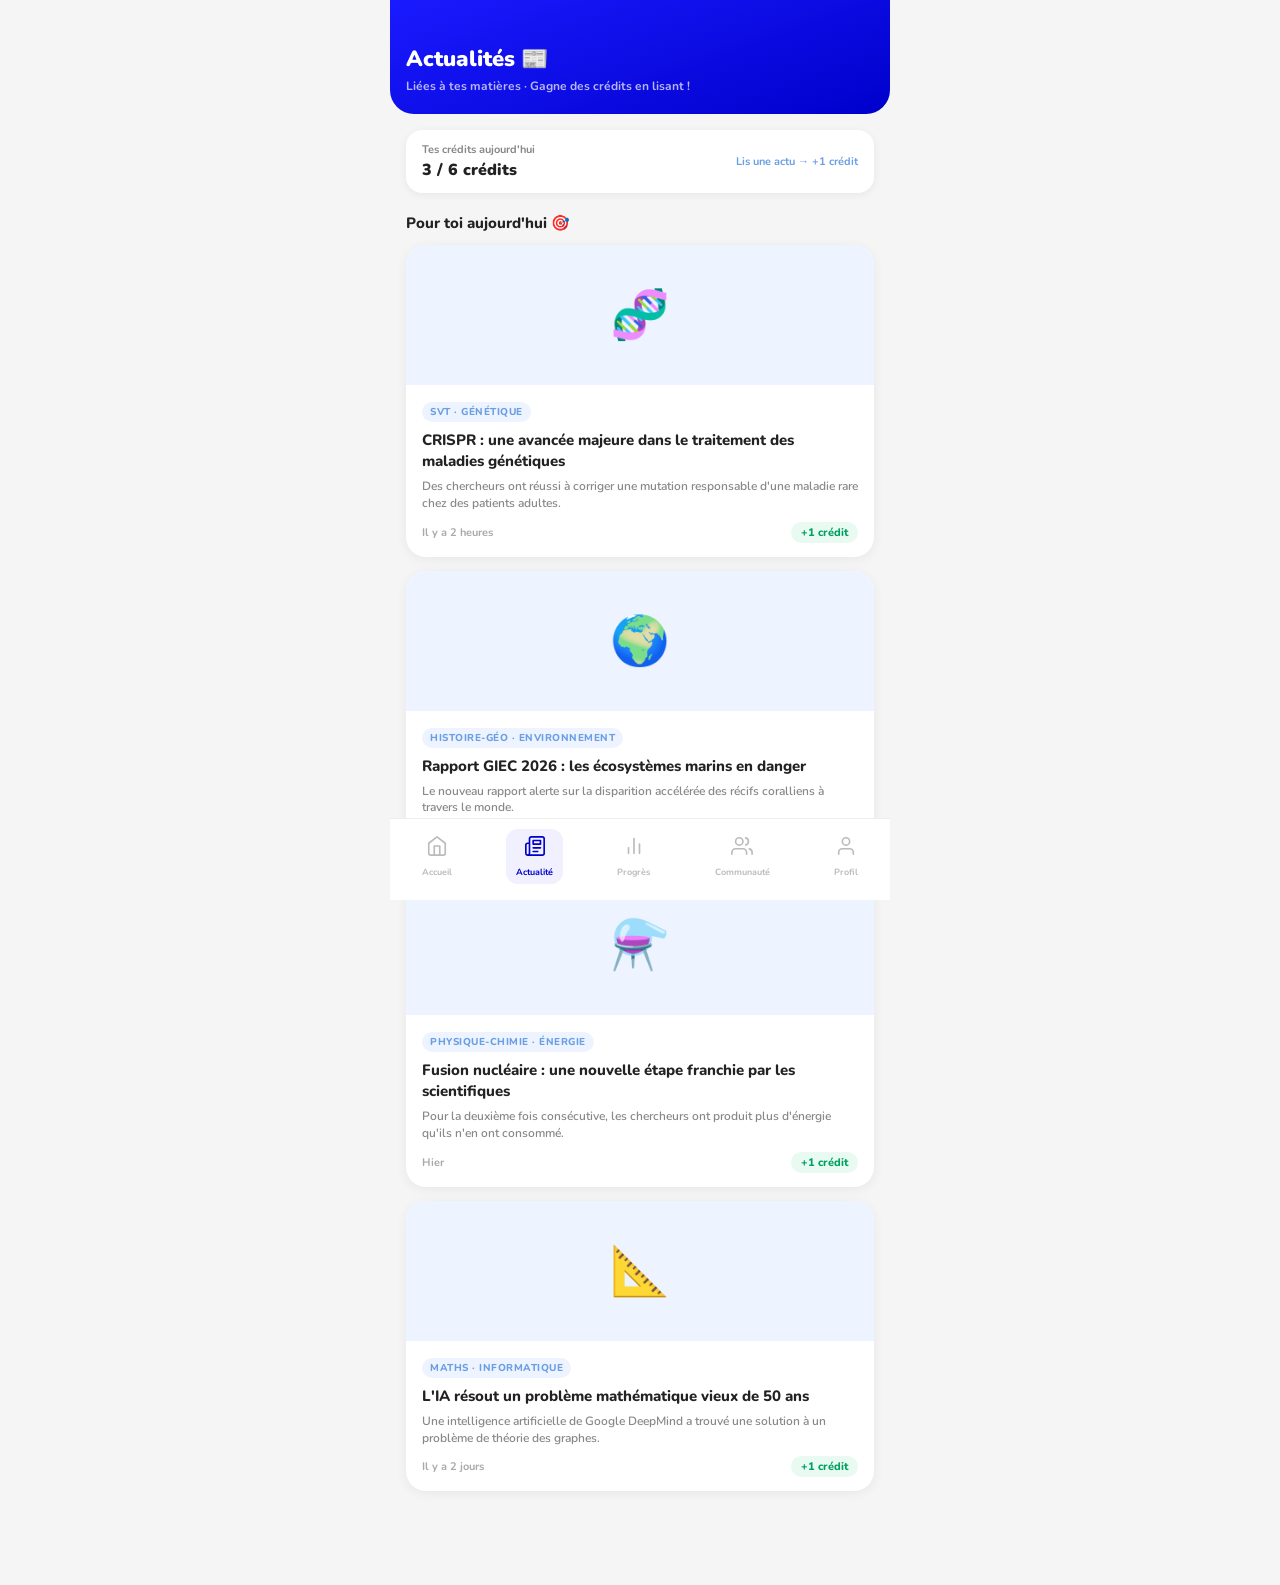
<file: actualite.html>
<!DOCTYPE html>
<html lang="fr">
<head>
    <meta charset="UTF-8">
    <meta name="viewport" content="width=device-width, initial-scale=1.0">
    <title>EPPIA - Actualités</title>
    <style>
        @import url('https://fonts.googleapis.com/css2?family=Nunito:wght@400;600;700;800;900&display=swap');

        * { margin: 0; padding: 0; box-sizing: border-box; font-family: 'Nunito', sans-serif; }

        body {
            background: #f5f5f5;
            min-height: 100vh;
            display: flex;
            flex-direction: column;
            max-width: 500px;
            margin: 0 auto;
            padding-bottom: 80px;
        }

        /* HEADER */
        .header {
            background: linear-gradient(160deg, #1a1aff 0%, #0000cc 100%);
            padding: 44px 16px 20px;
            border-radius: 0 0 24px 24px;
        }

        .header-title {
            font-size: 22px;
            font-weight: 900;
            color: #fff;
            margin-bottom: 4px;
        }

        .header-sub {
            font-size: 12px;
            color: rgba(255,255,255,0.7);
            font-weight: 700;
        }

        /* CRÉDITS */
        .credits-bar {
            margin: 16px 16px 0;
            background: #fff;
            border-radius: 16px;
            padding: 12px 16px;
            display: flex;
            align-items: center;
            justify-content: space-between;
            box-shadow: 0 2px 8px rgba(0,0,0,0.06);
        }

        .credits-info {
            display: flex;
            flex-direction: column;
            gap: 2px;
        }

        .credits-label {
            font-size: 11px;
            font-weight: 700;
            color: #888;
        }

        .credits-value {
            font-size: 16px;
            font-weight: 900;
            color: #222;
        }

        .credits-hint {
            font-size: 11px;
            font-weight: 700;
            color: #6B9FE4;
            text-align: right;
        }

        /* SECTION */
        .section-title {
            padding: 20px 16px 12px;
            font-size: 15px;
            font-weight: 800;
            color: #222;
        }

        /* CARTE ACTU */
        .actu-card {
            background: #fff;
            border-radius: 20px;
            margin: 0 16px 14px;
            overflow: hidden;
            box-shadow: 0 2px 12px rgba(0,0,0,0.06);
            cursor: pointer;
            transition: transform 0.15s;
            text-decoration: none;
            display: block;
        }

        .actu-card:hover { transform: translateY(-2px); }

        .actu-image {
            width: 100%;
            height: 140px;
            background: #eef4ff;
            display: flex;
            align-items: center;
            justify-content: center;
            font-size: 48px;
        }

        .actu-content {
            padding: 14px 16px;
        }

        .actu-tag {
            display: inline-block;
            background: #eef4ff;
            color: #6B9FE4;
            font-size: 10px;
            font-weight: 800;
            padding: 3px 8px;
            border-radius: 20px;
            margin-bottom: 8px;
            text-transform: uppercase;
            letter-spacing: 0.05em;
        }

        .actu-title {
            font-size: 15px;
            font-weight: 800;
            color: #222;
            line-height: 1.4;
            margin-bottom: 6px;
        }

        .actu-desc {
            font-size: 12px;
            color: #888;
            font-weight: 600;
            line-height: 1.4;
            margin-bottom: 10px;
        }

        .actu-footer {
            display: flex;
            align-items: center;
            justify-content: space-between;
        }

        .actu-date {
            font-size: 11px;
            color: #aaa;
            font-weight: 700;
        }

        .actu-credit {
            background: #e8faf2;
            color: #00a060;
            font-size: 11px;
            font-weight: 800;
            padding: 3px 10px;
            border-radius: 20px;
        }

        /* NAV */
        .nav {
            position: fixed;
            bottom: 0;
            left: 50%;
            transform: translateX(-50%);
            width: 100%;
            max-width: 500px;
            background: #fff;
            border-top: 1px solid #eee;
            display: flex;
            justify-content: space-around;
            padding: 10px 0 16px;
            z-index: 100;
        }

        .nav-item {
            display: flex;
            flex-direction: column;
            align-items: center;
            gap: 3px;
            padding: 6px 10px;
            border-radius: 12px;
            cursor: pointer;
            text-decoration: none;
        }

        .nav-item.active { background: #f0f0ff; }

        .nav-icon svg {
            width: 22px;
            height: 22px;
            stroke: #bbb;
            fill: none;
            stroke-width: 1.8;
            stroke-linecap: round;
            stroke-linejoin: round;
        }

        .nav-item.active svg { stroke: #0000cc; }
        .nav-label { font-size: 9px; font-weight: 700; color: #bbb; }
        .nav-item.active .nav-label { color: #0000cc; }
    </style>
</head>
<body>

    <div class="header">
        <div class="header-title">Actualités 📰</div>
        <div class="header-sub">Liées à tes matières · Gagne des crédits en lisant !</div>
    </div>

    <!-- CRÉDITS -->
    <div class="credits-bar">
        <div class="credits-info">
            <div class="credits-label">Tes crédits aujourd'hui</div>
            <div class="credits-value">3 / 6 crédits</div>
        </div>
        <div class="credits-hint">Lis une actu → +1 crédit</div>
    </div>

    <!-- ACTUS -->
    <div class="section-title">Pour toi aujourd'hui 🎯</div>

    <a class="actu-card" href="#">
        <div class="actu-image">🧬</div>
        <div class="actu-content">
            <div class="actu-tag">SVT · Génétique</div>
            <div class="actu-title">CRISPR : une avancée majeure dans le traitement des maladies génétiques</div>
            <div class="actu-desc">Des chercheurs ont réussi à corriger une mutation responsable d'une maladie rare chez des patients adultes.</div>
            <div class="actu-footer">
                <div class="actu-date">Il y a 2 heures</div>
                <div class="actu-credit">+1 crédit</div>
            </div>
        </div>
    </a>

    <a class="actu-card" href="#">
        <div class="actu-image">🌍</div>
        <div class="actu-content">
            <div class="actu-tag">Histoire-Géo · Environnement</div>
            <div class="actu-title">Rapport GIEC 2026 : les écosystèmes marins en danger</div>
            <div class="actu-desc">Le nouveau rapport alerte sur la disparition accélérée des récifs coralliens à travers le monde.</div>
            <div class="actu-footer">
                <div class="actu-date">Il y a 5 heures</div>
                <div class="actu-credit">+1 crédit</div>
            </div>
        </div>
    </a>

    <a class="actu-card" href="#">
        <div class="actu-image">⚗️</div>
        <div class="actu-content">
            <div class="actu-tag">Physique-Chimie · Énergie</div>
            <div class="actu-title">Fusion nucléaire : une nouvelle étape franchie par les scientifiques</div>
            <div class="actu-desc">Pour la deuxième fois consécutive, les chercheurs ont produit plus d'énergie qu'ils n'en ont consommé.</div>
            <div class="actu-footer">
                <div class="actu-date">Hier</div>
                <div class="actu-credit">+1 crédit</div>
            </div>
        </div>
    </a>

    <a class="actu-card" href="#">
        <div class="actu-image">📐</div>
        <div class="actu-content">
            <div class="actu-tag">Maths · Informatique</div>
            <div class="actu-title">L'IA résout un problème mathématique vieux de 50 ans</div>
            <div class="actu-desc">Une intelligence artificielle de Google DeepMind a trouvé une solution à un problème de théorie des graphes.</div>
            <div class="actu-footer">
                <div class="actu-date">Il y a 2 jours</div>
                <div class="actu-credit">+1 crédit</div>
            </div>
        </div>
    </a>

    <!-- NAV -->
    <div class="nav">
        <a class="nav-item" href="accueil.html">
            <div class="nav-icon">
                <svg viewBox="0 0 24 24">
                    <path d="M3 9l9-7 9 7v11a2 2 0 01-2 2H5a2 2 0 01-2-2z"/>
                    <polyline points="9 22 9 12 15 12 15 22"/>
                </svg>
            </div>
            <div class="nav-label">Accueil</div>
        </a>
        <a class="nav-item active" href="actualites.html">
            <div class="nav-icon">
                <svg viewBox="0 0 24 24">
                    <path d="M4 22h16a2 2 0 002-2V4a2 2 0 00-2-2H8a2 2 0 00-2 2v16a2 2 0 01-2 2zm0 0a2 2 0 01-2-2v-9c0-1.1.9-2 2-2h2"/>
                    <path d="M18 14h-8M15 18h-5M10 6h8v4h-8z"/>
                </svg>
            </div>
            <div class="nav-label">Actualité</div>
        </a>
        <a class="nav-item" href="progression.html">
            <div class="nav-icon">
                <svg viewBox="0 0 24 24">
                    <line x1="18" y1="20" x2="18" y2="10"/>
                    <line x1="12" y1="20" x2="12" y2="4"/>
                    <line x1="6" y1="20" x2="6" y2="14"/>
                </svg>
            </div>
            <div class="nav-label">Progrès</div>
        </a>
        <a class="nav-item" href="communaute.html">
            <div class="nav-icon">
                <svg viewBox="0 0 24 24">
                    <path d="M17 21v-2a4 4 0 00-4-4H5a4 4 0 00-4 4v2"/>
                    <circle cx="9" cy="7" r="4"/>
                    <path d="M23 21v-2a4 4 0 00-3-3.87"/>
                    <path d="M16 3.13a4 4 0 010 7.75"/>
                </svg>
            </div>
            <div class="nav-label">Communauté</div>
        </a>
        <a class="nav-item" href="profil.html">
            <div class="nav-icon">
                <svg viewBox="0 0 24 24">
                    <path d="M20 21v-2a4 4 0 00-4-4H8a4 4 0 00-4 4v2"/>
                    <circle cx="12" cy="7" r="4"/>
                </svg>
            </div>
            <div class="nav-label">Profil</div>
        </a>
    </div>

</body>
</html>
</file>
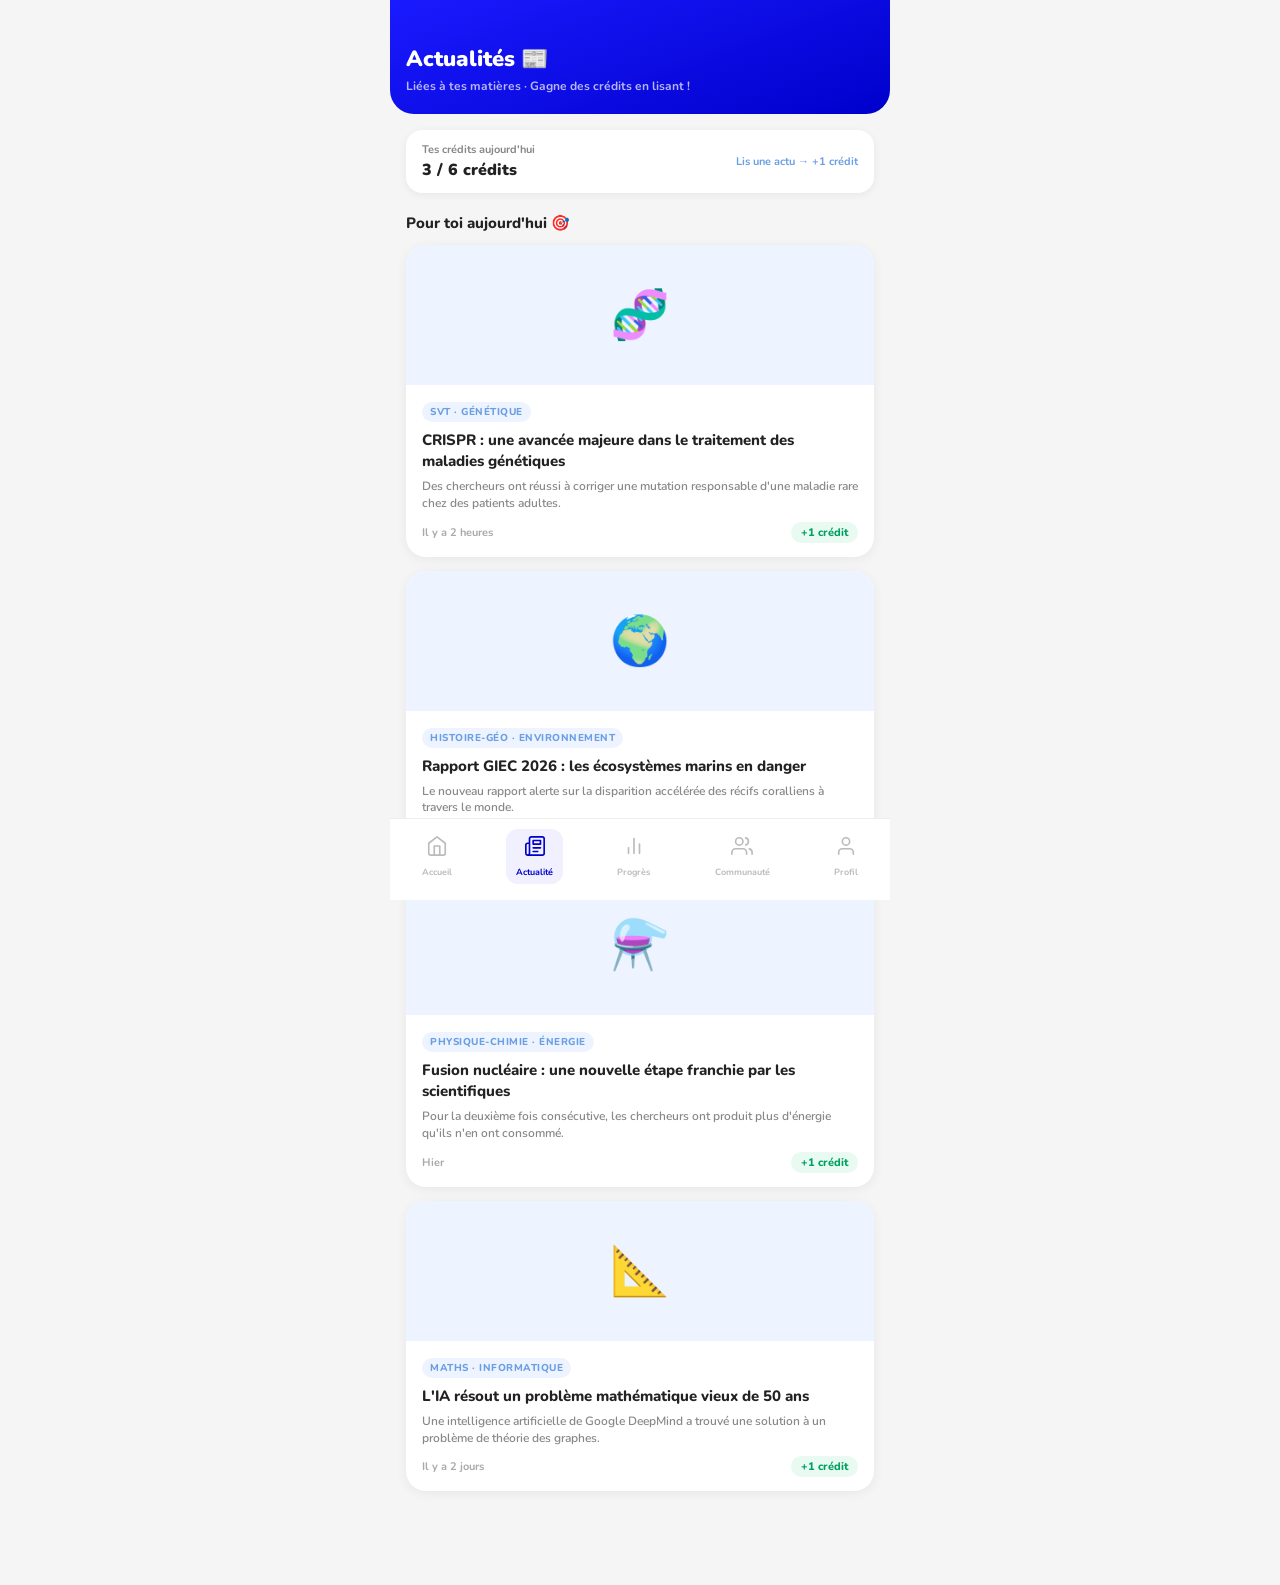
<file: actualités.html>
<!DOCTYPE html>
<html lang="fr">
<head>
    <meta charset="UTF-8">
    <meta name="viewport" content="width=device-width, initial-scale=1.0">
    <title>EPPIA - Actualités</title>
    <style>
        @import url('https://fonts.googleapis.com/css2?family=Nunito:wght@400;600;700;800;900&display=swap');

        * { margin: 0; padding: 0; box-sizing: border-box; font-family: 'Nunito', sans-serif; }

        body {
            background: #f5f5f5;
            min-height: 100vh;
            display: flex;
            flex-direction: column;
            max-width: 500px;
            margin: 0 auto;
            padding-bottom: 80px;
        }

        /* HEADER */
        .header {
            background: linear-gradient(160deg, #1a1aff 0%, #0000cc 100%);
            padding: 44px 16px 20px;
            border-radius: 0 0 24px 24px;
        }

        .header-title {
            font-size: 22px;
            font-weight: 900;
            color: #fff;
            margin-bottom: 4px;
        }

        .header-sub {
            font-size: 12px;
            color: rgba(255,255,255,0.7);
            font-weight: 700;
        }

        /* CRÉDITS */
        .credits-bar {
            margin: 16px 16px 0;
            background: #fff;
            border-radius: 16px;
            padding: 12px 16px;
            display: flex;
            align-items: center;
            justify-content: space-between;
            box-shadow: 0 2px 8px rgba(0,0,0,0.06);
        }

        .credits-info {
            display: flex;
            flex-direction: column;
            gap: 2px;
        }

        .credits-label {
            font-size: 11px;
            font-weight: 700;
            color: #888;
        }

        .credits-value {
            font-size: 16px;
            font-weight: 900;
            color: #222;
        }

        .credits-hint {
            font-size: 11px;
            font-weight: 700;
            color: #6B9FE4;
            text-align: right;
        }

        /* SECTION */
        .section-title {
            padding: 20px 16px 12px;
            font-size: 15px;
            font-weight: 800;
            color: #222;
        }

        /* CARTE ACTU */
        .actu-card {
            background: #fff;
            border-radius: 20px;
            margin: 0 16px 14px;
            overflow: hidden;
            box-shadow: 0 2px 12px rgba(0,0,0,0.06);
            cursor: pointer;
            transition: transform 0.15s;
            text-decoration: none;
            display: block;
        }

        .actu-card:hover { transform: translateY(-2px); }

        .actu-image {
            width: 100%;
            height: 140px;
            background: #eef4ff;
            display: flex;
            align-items: center;
            justify-content: center;
            font-size: 48px;
        }

        .actu-content {
            padding: 14px 16px;
        }

        .actu-tag {
            display: inline-block;
            background: #eef4ff;
            color: #6B9FE4;
            font-size: 10px;
            font-weight: 800;
            padding: 3px 8px;
            border-radius: 20px;
            margin-bottom: 8px;
            text-transform: uppercase;
            letter-spacing: 0.05em;
        }

        .actu-title {
            font-size: 15px;
            font-weight: 800;
            color: #222;
            line-height: 1.4;
            margin-bottom: 6px;
        }

        .actu-desc {
            font-size: 12px;
            color: #888;
            font-weight: 600;
            line-height: 1.4;
            margin-bottom: 10px;
        }

        .actu-footer {
            display: flex;
            align-items: center;
            justify-content: space-between;
        }

        .actu-date {
            font-size: 11px;
            color: #aaa;
            font-weight: 700;
        }

        .actu-credit {
            background: #e8faf2;
            color: #00a060;
            font-size: 11px;
            font-weight: 800;
            padding: 3px 10px;
            border-radius: 20px;
        }

        /* NAV */
        .nav {
            position: fixed;
            bottom: 0;
            left: 50%;
            transform: translateX(-50%);
            width: 100%;
            max-width: 500px;
            background: #fff;
            border-top: 1px solid #eee;
            display: flex;
            justify-content: space-around;
            padding: 10px 0 16px;
            z-index: 100;
        }

        .nav-item {
            display: flex;
            flex-direction: column;
            align-items: center;
            gap: 3px;
            padding: 6px 10px;
            border-radius: 12px;
            cursor: pointer;
            text-decoration: none;
        }

        .nav-item.active { background: #f0f0ff; }

        .nav-icon svg {
            width: 22px;
            height: 22px;
            stroke: #bbb;
            fill: none;
            stroke-width: 1.8;
            stroke-linecap: round;
            stroke-linejoin: round;
        }

        .nav-item.active svg { stroke: #0000cc; }
        .nav-label { font-size: 9px; font-weight: 700; color: #bbb; }
        .nav-item.active .nav-label { color: #0000cc; }
    </style>
</head>
<body>

    <div class="header">
        <div class="header-title">Actualités 📰</div>
        <div class="header-sub">Liées à tes matières · Gagne des crédits en lisant !</div>
    </div>

    <!-- CRÉDITS -->
    <div class="credits-bar">
        <div class="credits-info">
            <div class="credits-label">Tes crédits aujourd'hui</div>
            <div class="credits-value">3 / 6 crédits</div>
        </div>
        <div class="credits-hint">Lis une actu → +1 crédit</div>
    </div>

    <!-- ACTUS -->
    <div class="section-title">Pour toi aujourd'hui 🎯</div>

    <a class="actu-card" href="#">
        <div class="actu-image">🧬</div>
        <div class="actu-content">
            <div class="actu-tag">SVT · Génétique</div>
            <div class="actu-title">CRISPR : une avancée majeure dans le traitement des maladies génétiques</div>
            <div class="actu-desc">Des chercheurs ont réussi à corriger une mutation responsable d'une maladie rare chez des patients adultes.</div>
            <div class="actu-footer">
                <div class="actu-date">Il y a 2 heures</div>
                <div class="actu-credit">+1 crédit</div>
            </div>
        </div>
    </a>

    <a class="actu-card" href="#">
        <div class="actu-image">🌍</div>
        <div class="actu-content">
            <div class="actu-tag">Histoire-Géo · Environnement</div>
            <div class="actu-title">Rapport GIEC 2026 : les écosystèmes marins en danger</div>
            <div class="actu-desc">Le nouveau rapport alerte sur la disparition accélérée des récifs coralliens à travers le monde.</div>
            <div class="actu-footer">
                <div class="actu-date">Il y a 5 heures</div>
                <div class="actu-credit">+1 crédit</div>
            </div>
        </div>
    </a>

    <a class="actu-card" href="#">
        <div class="actu-image">⚗️</div>
        <div class="actu-content">
            <div class="actu-tag">Physique-Chimie · Énergie</div>
            <div class="actu-title">Fusion nucléaire : une nouvelle étape franchie par les scientifiques</div>
            <div class="actu-desc">Pour la deuxième fois consécutive, les chercheurs ont produit plus d'énergie qu'ils n'en ont consommé.</div>
            <div class="actu-footer">
                <div class="actu-date">Hier</div>
                <div class="actu-credit">+1 crédit</div>
            </div>
        </div>
    </a>

    <a class="actu-card" href="#">
        <div class="actu-image">📐</div>
        <div class="actu-content">
            <div class="actu-tag">Maths · Informatique</div>
            <div class="actu-title">L'IA résout un problème mathématique vieux de 50 ans</div>
            <div class="actu-desc">Une intelligence artificielle de Google DeepMind a trouvé une solution à un problème de théorie des graphes.</div>
            <div class="actu-footer">
                <div class="actu-date">Il y a 2 jours</div>
                <div class="actu-credit">+1 crédit</div>
            </div>
        </div>
    </a>

    <!-- NAV -->
    <div class="nav">
        <a class="nav-item" href="accueil.html">
            <div class="nav-icon">
                <svg viewBox="0 0 24 24">
                    <path d="M3 9l9-7 9 7v11a2 2 0 01-2 2H5a2 2 0 01-2-2z"/>
                    <polyline points="9 22 9 12 15 12 15 22"/>
                </svg>
            </div>
            <div class="nav-label">Accueil</div>
        </a>
        <a class="nav-item active" href="actualites.html">
            <div class="nav-icon">
                <svg viewBox="0 0 24 24">
                    <path d="M4 22h16a2 2 0 002-2V4a2 2 0 00-2-2H8a2 2 0 00-2 2v16a2 2 0 01-2 2zm0 0a2 2 0 01-2-2v-9c0-1.1.9-2 2-2h2"/>
                    <path d="M18 14h-8M15 18h-5M10 6h8v4h-8z"/>
                </svg>
            </div>
            <div class="nav-label">Actualité</div>
        </a>
        <a class="nav-item" href="progression.html">
            <div class="nav-icon">
                <svg viewBox="0 0 24 24">
                    <line x1="18" y1="20" x2="18" y2="10"/>
                    <line x1="12" y1="20" x2="12" y2="4"/>
                    <line x1="6" y1="20" x2="6" y2="14"/>
                </svg>
            </div>
            <div class="nav-label">Progrès</div>
        </a>
        <a class="nav-item" href="communaute.html">
            <div class="nav-icon">
                <svg viewBox="0 0 24 24">
                    <path d="M17 21v-2a4 4 0 00-4-4H5a4 4 0 00-4 4v2"/>
                    <circle cx="9" cy="7" r="4"/>
                    <path d="M23 21v-2a4 4 0 00-3-3.87"/>
                    <path d="M16 3.13a4 4 0 010 7.75"/>
                </svg>
            </div>
            <div class="nav-label">Communauté</div>
        </a>
        <a class="nav-item" href="profil.html">
            <div class="nav-icon">
                <svg viewBox="0 0 24 24">
                    <path d="M20 21v-2a4 4 0 00-4-4H8a4 4 0 00-4 4v2"/>
                    <circle cx="12" cy="7" r="4"/>
                </svg>
            </div>
            <div class="nav-label">Profil</div>
        </a>
    </div>

</body>
</html>
</file>
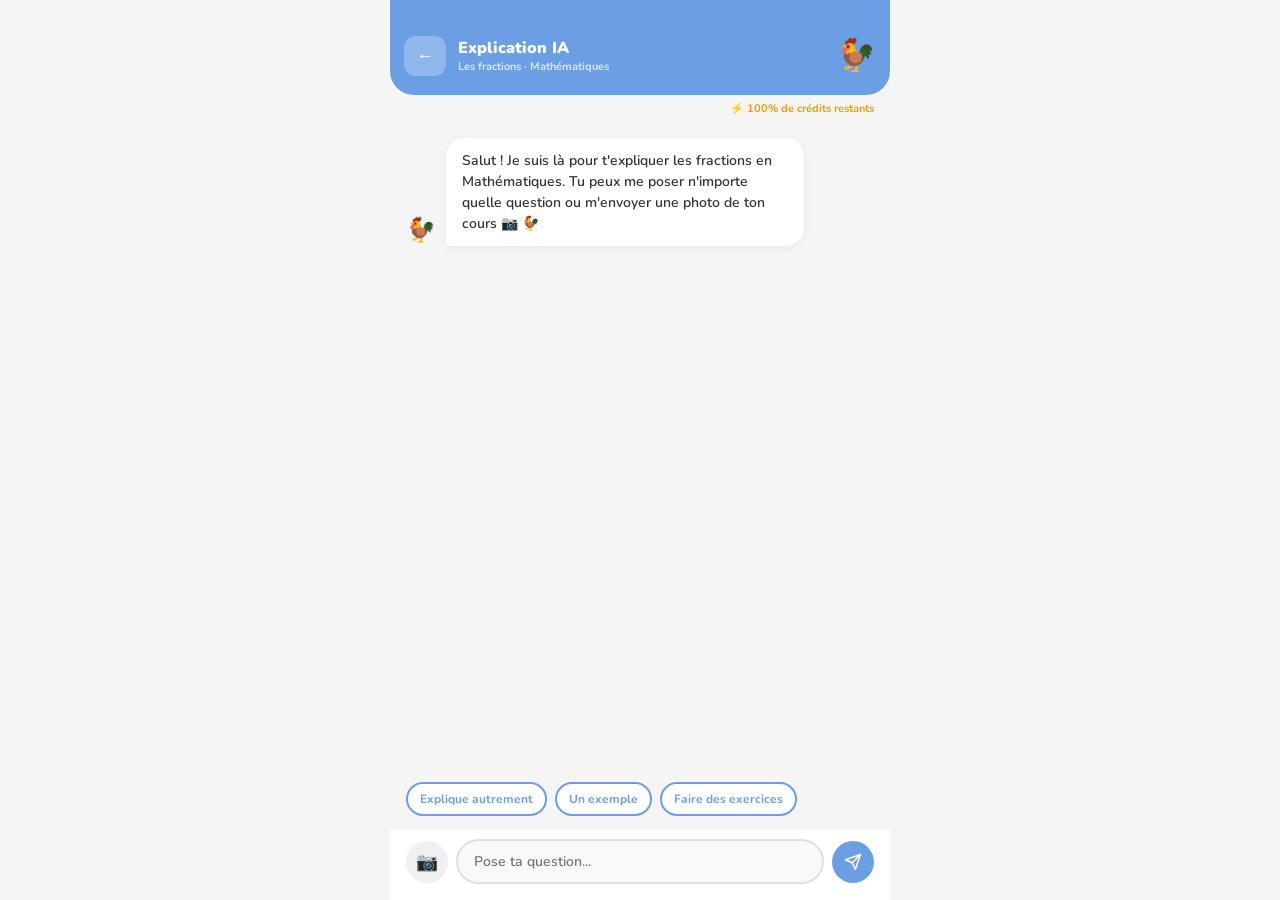
<file: chat.html>
<!DOCTYPE html>
<html lang="fr">
<head>
    <meta charset="UTF-8">
    <meta name="viewport" content="width=device-width, initial-scale=1.0">
    <title>EPPIA - Chat IA</title>
    <style>
        @import url('https://fonts.googleapis.com/css2?family=Nunito:wght@400;600;700;800;900&display=swap');

        * { margin: 0; padding: 0; box-sizing: border-box; font-family: 'Nunito', sans-serif; }

        body {
            background: #f5f5f5;
            min-height: 100vh;
            display: flex;
            flex-direction: column;
            max-width: 500px;
            margin: 0 auto;
        }

        .header {
            background: #6B9FE4;
            padding: 34px 14px 18px;
            display: flex;
            align-items: center;
            gap: 12px;
            border-radius: 0 0 24px 24px;
            position: sticky;
            top: 0;
            z-index: 10;
        }

        .back-btn {
            background: rgba(255,255,255,0.25);
            border: none;
            border-radius: 12px;
            padding: 8px 12px;
            color: #fff;
            font-size: 18px;
            cursor: pointer;
            font-weight: 900;
            text-decoration: none;
        }

        .header-info { flex: 1; }
        .header-title { font-size: 16px; font-weight: 900; color: #fff; }
        .header-sub { font-size: 11px; color: rgba(255,255,255,0.75); font-weight: 700; }
        .coq-avatar { font-size: 32px; }

        .credits-bar {
            padding: 6px 16px;
            display: flex;
            align-items: center;
            justify-content: flex-end;
            gap: 6px;
            font-size: 11px;
            font-weight: 700;
            color: #e8a000;
            background: #f5f5f5;
        }

        .messages {
            flex: 1;
            padding: 16px;
            display: flex;
            flex-direction: column;
            gap: 14px;
            overflow-y: auto;
            padding-bottom: 200px;
        }

        .message {
            display: flex;
            gap: 10px;
            align-items: flex-end;
        }

        .message.ia { align-self: flex-start; max-width: 85%; }
        .message.eleve { align-self: flex-end; flex-direction: row-reverse; max-width: 85%; }

        .message-avatar { font-size: 24px; flex-shrink: 0; }

        .message-bubble {
            padding: 12px 16px;
            border-radius: 18px;
            font-size: 14px;
            font-weight: 600;
            line-height: 1.5;
        }

        .message.ia .message-bubble {
            background: #fff;
            color: #333;
            border-bottom-left-radius: 4px;
            box-shadow: 0 2px 8px rgba(0,0,0,0.06);
        }

        .message.eleve .message-bubble {
            background: #6B9FE4;
            color: #fff;
            border-bottom-right-radius: 4px;
        }

        .message-photo {
            max-width: 200px;
            border-radius: 12px;
            box-shadow: 0 2px 8px rgba(0,0,0,0.1);
            display: block;
        }

        /* SUGGESTIONS */
        .suggestions-wrapper {
            position: fixed;
            bottom: 76px;
            left: 50%;
            transform: translateX(-50%);
            width: 100%;
            max-width: 500px;
            background: #f5f5f5;
            padding: 8px 16px;
            display: flex;
            flex-wrap: wrap;
            gap: 8px;
            z-index: 9;
        }

        .suggestion-btn {
            background: #fff;
            border: 2px solid #6B9FE4;
            border-radius: 20px;
            padding: 7px 12px;
            font-size: 12px;
            font-weight: 700;
            color: #6B9FE4;
            cursor: pointer;
            font-family: 'Nunito', sans-serif;
            transition: all 0.15s;
            white-space: nowrap;
        }

        .suggestion-btn:hover { background: #6B9FE4; color: #fff; }

        /* INPUT BAR */
        .input-bar {
            position: fixed;
            bottom: 0;
            left: 50%;
            transform: translateX(-50%);
            width: 100%;
            max-width: 500px;
            background: #fff;
            border-top: 1px solid #eee;
            padding: 10px 16px 16px;
            display: flex;
            gap: 8px;
            align-items: center;
            z-index: 10;
        }

        .photo-btn {
            width: 42px;
            height: 42px;
            background: #f0f0f0;
            border-radius: 50%;
            display: flex;
            align-items: center;
            justify-content: center;
            font-size: 18px;
            cursor: pointer;
            flex-shrink: 0;
            border: none;
        }

        .photo-btn:hover { background: #e0e0e0; }

        .input-field {
            flex: 1;
            padding: 11px 16px;
            border: 2px solid #e0e0e0;
            border-radius: 24px;
            font-size: 14px;
            font-family: 'Nunito', sans-serif;
            font-weight: 600;
            outline: none;
            color: #333;
            background: #f9f9f9;
        }

        .input-field:focus {
            border-color: #6B9FE4;
            background: #fff;
        }

        .send-btn {
            width: 42px;
            height: 42px;
            background: #6B9FE4;
            border: none;
            border-radius: 50%;
            display: flex;
            align-items: center;
            justify-content: center;
            cursor: pointer;
            flex-shrink: 0;
            transition: background 0.15s;
        }

        .send-btn:hover { background: #5a8ed3; }

        .send-btn:disabled { background: #ccc; cursor: not-allowed; }

        .send-btn svg {
            width: 18px;
            height: 18px;
            stroke: #fff;
            fill: none;
            stroke-width: 2;
            stroke-linecap: round;
            stroke-linejoin: round;
        }

        /* TYPING */
        .typing {
            display: flex;
            gap: 4px;
            padding: 12px 16px;
            background: #fff;
            border-radius: 18px;
            border-bottom-left-radius: 4px;
            width: fit-content;
            box-shadow: 0 2px 8px rgba(0,0,0,0.06);
        }

        .typing span {
            width: 8px;
            height: 8px;
            background: #bbb;
            border-radius: 50%;
            animation: typing 1.2s infinite;
        }

        .typing span:nth-child(2) { animation-delay: 0.2s; }
        .typing span:nth-child(3) { animation-delay: 0.4s; }

        @keyframes typing {
            0%, 60%, 100% { transform: translateY(0); }
            30% { transform: translateY(-6px); }
        }

        /* PLUS DE CRÉDITS */
        .no-credits {
            background: #fff8e0;
            border: 2px solid #ffd080;
            border-radius: 16px;
            padding: 12px 16px;
            margin: 0 16px;
            text-align: center;
            font-size: 13px;
            font-weight: 700;
            color: #e8a000;
            display: none;
        }

        .no-credits.show { display: block; }

        .no-credits a {
            color: #6B9FE4;
            font-weight: 900;
            text-decoration: none;
        }
    </style>
</head>
<body>

    <!-- HEADER -->
    <div class="header">
        <a class="back-btn" href="ia.html">←</a>
        <div class="header-info">
            <div class="header-title">Explication IA</div>
            <div class="header-sub">Les fractions · Mathématiques</div>
        </div>
        <div class="coq-avatar">🐓</div>
    </div>

    <!-- CRÉDITS -->
    <div class="credits-bar" id="creditsBar">⚡ 100% de crédits restants</div>

    <!-- MESSAGES -->
    <div class="messages" id="messages"></div>

    <!-- PLUS DE CRÉDITS -->
    <div class="no-credits" id="noCredits">
        ⚡ Tu n'as plus de crédits !
        <a href="actualites.html">Lis une actualité</a> pour en regagner.
    </div>

    <!-- SUGGESTIONS -->
    <div class="suggestions-wrapper" id="suggestions">
        <button class="suggestion-btn" onclick="envoyer('Je ne comprends pas encore, explique autrement')">
            Explique autrement
        </button>
        <button class="suggestion-btn" onclick="envoyer('Donne moi un exemple concret')">
            Un exemple
        </button>
        <button class="suggestion-btn" onclick="envoyer('Je veux faire des exercices')">
            Faire des exercices
        </button>
    </div>

    <!-- INPUT BAR -->
    <div class="input-bar">
        <label class="photo-btn" for="photoInput" title="Envoyer une photo de ton cours">
            📷
        </label>
        <input type="file" id="photoInput" accept="image/*"
            style="display:none" onchange="envoyerPhoto(this)">

        <input class="input-field" id="input"
            placeholder="Pose ta question..."
            onkeypress="if(event.key==='Enter') envoyer()">

        <button class="send-btn" id="sendBtn" onclick="envoyer()">
            <svg viewBox="0 0 24 24">
                <line x1="22" y1="2" x2="11" y2="13"/>
                <polygon points="22 2 15 22 11 13 2 9 22 2"/>
            </svg>
        </button>
    </div>

    <script>
        const estPremium = false
        let credits = parseInt(localStorage.getItem('credits') || '100')
        let reponsesDefautIndex = 0

        // ── RÉPONSES SIMULÉES ─────────────────────────────────
        const reponses = [
            {
                mots: ['fraction', 'fractions', 'c\'est quoi', 'définition'],
                reponse: `Une fraction c'est une façon d'écrire une division. Par exemple ½ ça veut dire 1 divisé par 2. Le chiffre du haut s'appelle le numérateur et le chiffre du bas le dénominateur. Imagine une pizza coupée en parts égales — si tu manges 1 part sur 4, tu as mangé ¼ de la pizza ! 🐓`
            },
            {
                mots: ['additionner', 'addition', 'ajouter', 'plus'],
                reponse: `Pour additionner des fractions il faut que les dénominateurs soient identiques. Si c'est le cas, tu additionnes juste les numérateurs ! Par exemple ¼ + ¼ = 2/4 = ½. Si les dénominateurs sont différents, comme ½ + ⅓, il faut trouver un dénominateur commun. Le plus petit commun multiple de 2 et 3 est 6, donc ½ = 3/6 et ⅓ = 2/6, et 3/6 + 2/6 = 5/6 🐓`
            },
            {
                mots: ['simplifier', 'simplification', 'réduire'],
                reponse: `Simplifier une fraction ça veut dire l'écrire de la façon la plus simple possible, sans changer sa valeur. Par exemple 2/4 = ½ — c'est la même chose ! Pour simplifier tu cherches le plus grand nombre qui divise à la fois le numérateur et le dénominateur. Pour 6/8, ce nombre c'est 2 : 6÷2=3 et 8÷2=4, donc 6/8 = ¾ 🐓`
            },
            {
                mots: ['soustraire', 'soustraction', 'moins'],
                reponse: `La soustraction de fractions fonctionne comme l'addition — il faut le même dénominateur. Par exemple ¾ - ¼ = 2/4 = ½. Si les dénominateurs sont différents, tu les mets au même dénominateur d'abord 🐓`
            },
            {
                mots: ['multiplier', 'multiplication', 'fois'],
                reponse: `Pour multiplier des fractions c'est simple ! Tu multiplies les numérateurs entre eux et les dénominateurs entre eux. Par exemple ½ × ⅓ = 1×1 / 2×3 = 1/6. Pas besoin de chercher un dénominateur commun ! 🐓`
            },
            {
                mots: ['diviser', 'division', 'partager'],
                reponse: `Pour diviser par une fraction, tu multiplies par son inverse ! Par exemple ½ ÷ ¼ = ½ × 4/1 = 4/2 = 2. L'inverse de ¼ c'est 4/1 — on retourne simplement la fraction 🐓`
            },
            {
                mots: ['comprends pas', 'pas compris', 'encore', 'autrement', 'différemment'],
                reponse: `Pas de panique ! Essaie d'imaginer une barre de chocolat. Si tu la coupes en 4 morceaux égaux, chaque morceau c'est ¼. Si tu en prends 3, tu as ¾. Les fractions c'est juste une façon de dire "combien de parts sur le total". Tu veux que j'explique une partie spécifique ? 🐓`
            },
            {
                mots: ['exemple', 'concret'],
                reponse: `Voilà des exemples du quotidien 🎯\n\n• Une demi-heure = ½ heure = 30 minutes\n• Un quart d'heure = ¼ heure = 15 minutes\n• Une pizza coupée en 8 : chaque part = 1/8\n• 3 parts de pizza = 3/8 de la pizza\n\nLes fractions sont partout dans la vie ! 🐓`
            },
            {
                mots: ['exercice', 'exercices', 'pratiquer', 'entraîner'],
                reponse: `Super idée ! Clique sur "←" en haut puis choisis "Exercices progressifs" pour t'entraîner avec des questions qui s'adaptent à ton niveau 🐓`
            },
            {
                mots: ['merci', 'super', 'génial', 'top', 'cool'],
                reponse: `Avec plaisir ! Tu es vraiment courageux(se) de travailler tes maths. Continue comme ça et tu vas vite maîtriser les fractions 💪 Tu as d'autres questions ? 🐓`
            },
            {
                mots: ['photo', 'image', 'cours', 'feuille'],
                reponse: `J'ai bien reçu ton cours ! Dis-moi quelle partie tu ne comprends pas et je vais t'expliquer étape par étape 🐓`
            }
        ]

        const reponsesDefaut = [
            `Bonne question ! Dis-moi exactement quelle partie des fractions te bloque et je t'explique autrement 🐓`,
            `Je suis là pour t'aider ! Précise-moi ce qui te pose problème et on va démêler ça ensemble 🐓`,
            `Hmm, laisse-moi t'expliquer différemment. Tu veux un exemple concret pour mieux comprendre ? 🐓`
        ]

        // ── CRÉDITS ───────────────────────────────────────────
        function afficherCredits() {
            let bar = document.getElementById('creditsBar')
            let noCredits = document.getElementById('noCredits')

            if (estPremium) {
                bar.innerHTML = '⚡ Premium — crédits illimités'
                bar.style.color = '#00a060'
                return
            }

            bar.innerHTML = `⚡ ${credits}% de crédits restants`

            if (credits <= 0) {
                bar.style.color = '#ff4757'
                noCredits.classList.add('show')
                document.getElementById('sendBtn').disabled = true
                document.getElementById('input').disabled = true
                document.getElementById('input').placeholder = 'Plus de crédits...'
            } else if (credits <= 20) {
                bar.style.color = '#ff4757'
            } else {
                bar.style.color = '#e8a000'
            }
        }

        function diminuerCredits() {
            if (estPremium) return
            credits = Math.max(0, credits - 5)
            localStorage.setItem('credits', credits)
            afficherCredits()
        }

        // ── MESSAGES ─────────────────────────────────────────
        function ajouterMessage(type, texte) {
            let messages = document.getElementById('messages')
            let div = document.createElement('div')
            div.className = `message ${type}`

            if (type === 'ia') {
                div.innerHTML = `
                    <div class="message-avatar">🐓</div>
                    <div class="message-bubble">${texte.replace(/\n/g, '<br>')}</div>
                `
            } else {
                div.innerHTML = `<div class="message-bubble">${texte}</div>`
            }

            messages.appendChild(div)
            messages.scrollTop = messages.scrollHeight
        }

        function afficherTyping() {
            let messages = document.getElementById('messages')
            let div = document.createElement('div')
            div.className = 'message ia'
            div.id = 'typing'
            div.innerHTML = `
                <div class="message-avatar">🐓</div>
                <div class="typing">
                    <span></span><span></span><span></span>
                </div>
            `
            messages.appendChild(div)
            messages.scrollTop = messages.scrollHeight
        }

        // ── TROUVER RÉPONSE ───────────────────────────────────
        function trouverReponse(msg) {
            let msgLower = msg.toLowerCase()
            for (let r of reponses) {
                for (let mot of r.mots) {
                    if (msgLower.includes(mot)) return r.reponse
                }
            }
            let rep = reponsesDefaut[reponsesDefautIndex % reponsesDefaut.length]
            reponsesDefautIndex++
            return rep
        }

        // ── ENVOI TEXTE ───────────────────────────────────────
        function envoyer(texte) {
            if (!estPremium && credits <= 0) return

            let input = document.getElementById('input')
            let msg = texte || input.value.trim()
            if (!msg) return

            ajouterMessage('eleve', msg)
            input.value = ''

            document.getElementById('sendBtn').disabled = true
            afficherTyping()

            setTimeout(() => {
                document.getElementById('typing')?.remove()
                ajouterMessage('ia', trouverReponse(msg))
                diminuerCredits()
                document.getElementById('sendBtn').disabled = false
            }, 1000 + Math.random() * 800)
        }

        // ── ENVOI PHOTO ───────────────────────────────────────
        function envoyerPhoto(input) {
            if (!estPremium && credits <= 0) return

            let file = input.files[0]
            if (!file) return

            let reader = new FileReader()
            reader.onload = function(e) {
                let messages = document.getElementById('messages')
                let div = document.createElement('div')
                div.className = 'message eleve'
                div.innerHTML = `
                    <img src="${e.target.result}" class="message-photo" alt="Photo du cours">
                `
                messages.appendChild(div)
                messages.scrollTop = messages.scrollHeight

                afficherTyping()
                setTimeout(() => {
                    document.getElementById('typing')?.remove()
                    ajouterMessage('ia',
                        `Je vois ton cours ! Dis-moi quelle partie tu ne comprends pas et je vais t'expliquer étape par étape 🐓`
                    )
                    diminuerCredits()
                }, 1500)
            }
            reader.readAsDataURL(file)
            input.value = ''
        }

        // ── INIT ──────────────────────────────────────────────
        afficherCredits()
        ajouterMessage('ia',
            `Salut ! Je suis là pour t'expliquer les fractions en Mathématiques. Tu peux me poser n'importe quelle question ou m'envoyer une photo de ton cours 📷 🐓`
        )
    </script>

</body>
</html>
</file>
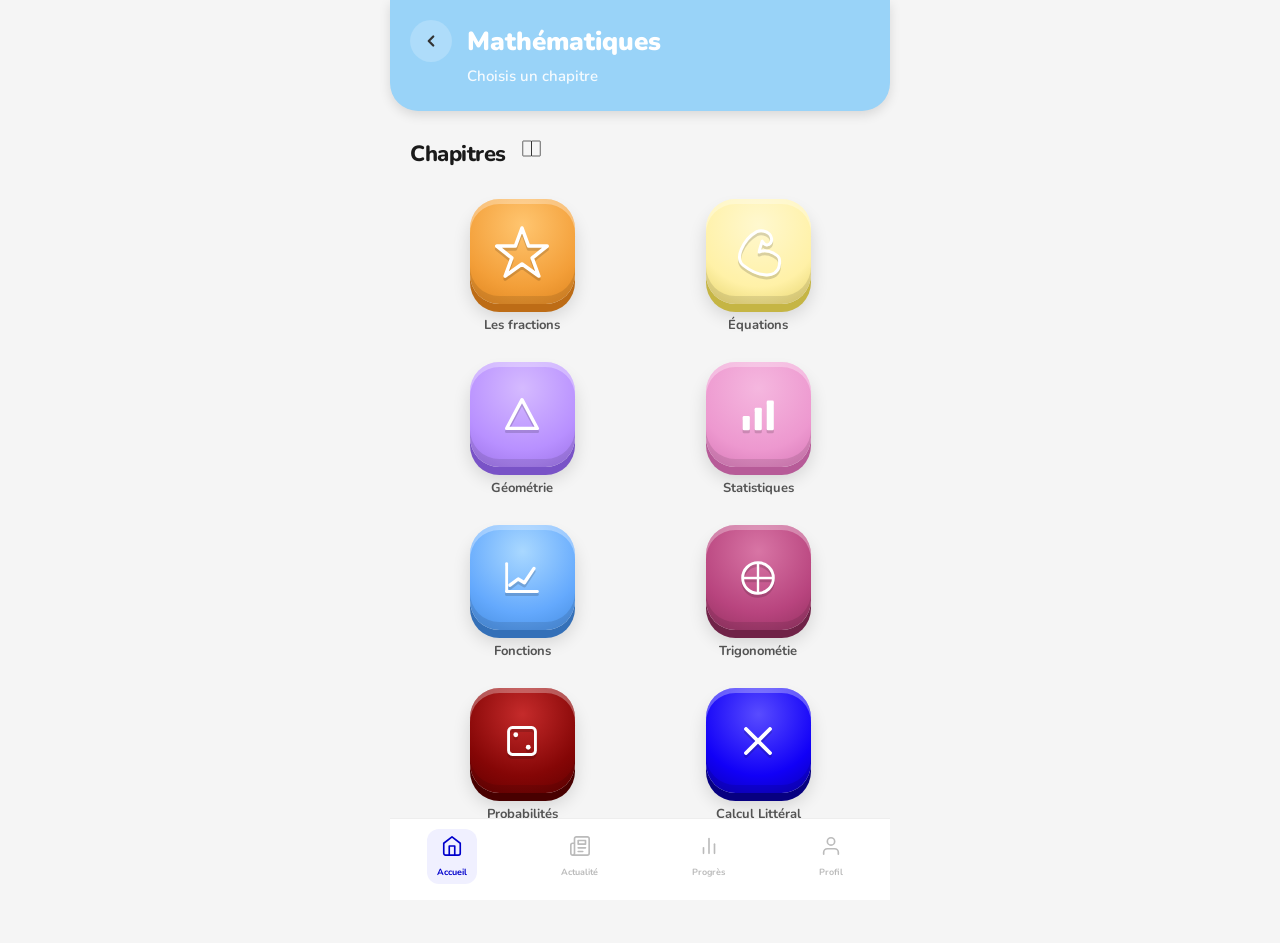
<file: cours.html>
<!DOCTYPE html>
<html lang="fr">
<head>
    <meta charset="UTF-8">
    <meta name="viewport" content="width=device-width, initial-scale=1.0">
    <title>EPPIA - Mathématiques</title>

    <style>
        @import url('https://fonts.googleapis.com/css2?family=Nunito:wght@400;600;700;800;900&display=swap');

        * {
            margin: 0;
            padding: 0;
            box-sizing: border-box;
        }

        body {
            font-family: 'Nunito', sans-serif;
            background: #f5f5f5;
            color: #333;
            max-width: 500px;
            margin: 0 auto;
            padding-bottom: 90px;
        }

        /* HEADER */

        header {
            background: #99d3f8;
            color: white;
            padding: 20px 20px 25px;
            border-radius: 0 0 28px 28px;
            box-shadow: 0 4px 12px rgba(0, 0, 0, 0.12);
        }

        .header-top {
            display: flex;
            align-items: center;
            gap: 15px;
        }

        .back-btn {
            width: 42px;
            height: 42px;
            border: none;
            border-radius: 50%;
            background: rgba(255, 255, 255, 0.2);
            color: white;
            font-size: 28px;
            font-weight: 800;
            cursor: pointer;

            display: flex;
            align-items: center;
            justify-content: center;
        }

        .header-title {
            font-size: 26px;
            font-weight: 900;
        }

        .header-subtitle {
            margin-top: 4px;
            margin-left: 57px;
            font-size: 15px;
            font-weight: 600;
            opacity: 0.9;
        }

        /* TITRE */

        .section-title {
            font-size: 22px;
            font-weight: 800;
            margin: 25px 20px 10px;
            color: #1a1a1a;
            letter-spacing: -0.5px;
        }

        /* CHAPITRES */
        
      .chapitres {
    display: grid;
    grid-template-columns: 1fr 1fr;
    gap: 28px 12px;
    padding: 20px 20px 30px;
}

.chapitre-container {
    display: flex;
    flex-direction: column;
    align-items: center;
}

     

        /* BOUTONS RONDS */

        .chapitre {
            position: relative;

            width: 105px;
            height: 105px;

            border: none;
            border-radius: 28%;

            cursor: pointer;
            outline: none;

            display: flex;
            align-items: center;
            justify-content: center;

            overflow: hidden;

            background: radial-gradient(
                circle at 50% 25%,
                var(--light) 0%,
                var(--main) 65%,
                var(--dark) 100%
            );

            box-shadow:
                0 8px 0 var(--shadow),
                0 12px 18px rgba(0, 0, 0, 0.14),
                inset 0 5px 0 rgba(255, 255, 255, 0.30),
                inset 0 -8px 0 rgba(0, 0, 0, 0.10);

            transition: transform 0.1s ease,
                        box-shadow 0.1s ease;
        }

        

        /* ICÔNES */

        .chapitre svg {
            width: 48px;
            height: 48px;

            position: relative;
            z-index: 4;

            filter: drop-shadow(
                0 3px 0 rgba(0, 0, 0, 0.15)
            );
        }

        /* NOM DU CHAPITRE */

        .chapitre-name {
            margin-top: 12px;
            font-size: 13px;
            font-weight: 700;
            color: #555;
            text-align: center;
        }
        
        /* CLIC */

        .chapitre:active {
            transform: translateY(7px);

            box-shadow:
                0 2px 0 var(--shadow),
                0 5px 10px rgba(0, 0, 0, 0.12),
                inset 0 4px 0 rgba(255, 255, 255, 0.25),
                inset 0 -5px 0 rgba(0, 0, 0, 0.10);
        }

        /* COULEURS */

        .fractions {
            --light: #ffc56f;
            --main: #f39f39;
            --dark: #df851f;
            --shadow: #bd6c16;
        }

        .equations {
            --light: #fff8cf;
            --main: #fff1a7;
            --dark: #e5d36c;
            --shadow: #c5b544;
        }

        .geometrie {
            --light: #d5baff;
            --main: #b890ff;
            --dark: #9c72e8;
            --shadow: #7953c7;
        }

        .statistiques {
            --light: #f5b7df;
            --main: #ed98cf;
            --dark: #d879b8;
            --shadow: #b75b98;
        }

        .fonctions {
            --light: #a9d8ff;
            --main: #64a9fd;
            --dark: #468de0;
            --shadow: #3470b8;
        }

        .trigonometrie {
            --light: #d875a5;
            --main: #b8447e;
            --dark: #963362;
            --shadow: #702348;
        }

        .probabilites {
            --light: #c52b2b;
            --main: #850606;
            --dark: #650000;
            --shadow: #480000;
        }

        .calcul-litteral {
            --light: #594cff;
            --main: #1100f7;
            --dark: #0b00b5;
            --shadow: #070080;
        }

        /* NAV */
        .nav {
            position: fixed;
            bottom: 0;
            left: 50%;
            transform: translateX(-50%);
            width: 100%;
            max-width: 500px;
            background: #fff;
            border-top: 1px solid #eee;
            display: flex;
            justify-content: space-around;
            padding: 10px 0 16px;
        }

        .nav-item {
            display: flex;
            flex-direction: column;
            align-items: center;
            gap: 3px;
            padding: 6px 10px;
            border-radius: 12px;
            cursor: pointer;
            text-decoration: none;
        }

        .nav-item.active { background: #f0f0ff; }

        .nav-icon svg {
            width: 22px;
            height: 22px;
            stroke: #bbb;
            fill: none;
            stroke-width: 1.8;
            stroke-linecap: round;
            stroke-linejoin: round;
        }

        .nav-item.active svg { stroke: #0000cc; }
        .nav-label { font-size: 9px; font-weight: 700; color: #bbb; }
        .nav-item.active .nav-label { color: #0000cc; }

        /* PETITS ÉCRANS */

        @media (max-width: 380px) {

            .chapitres {
                gap: 26px 15px;
                padding-left: 15px;
                padding-right: 15px;
            }

            .chapitre {
                width: 120px;
                height: 120px;
                border-radius: 25px;
            }

            .chapitre svg {
                width: 55px;
                height: 55px;
            }

            .chapitre-name {
                font-size: 15px;
            }
        }

    </style>
</head>

<body>

     <header>

        <div class="header-top">
            
            <a class="back-btn" href="accueil.html">
                <svg viewBox="0 0 24 24" width="18" height="18" stroke="#333" stroke-width="3" fill="none">
                    <path d="M15 18l-6-6 6-6" stroke-linecap="round" stroke-linejoin="round"/>
                </svg>
            </a>

            
            <div class="header-title">
                Mathématiques
            </div>

        </div>

        <div class="header-subtitle">
            Choisis un chapitre
        </div>

    </header>


    <h2 class="section-title">
        Chapitres 
        <svg viewBox="0 0 100 100" xmlns="http: // www.w3.org/2000/svg" style="width: 25px; height: 25px; display: inline-block; margin-left: 8px; "> 
            <rect x="15" y="20" width="35" height="60" fill="none" stroke="#333" stroke-width="3" rx="2"/>
            <rect x="50" y="20" width="35" height="60" fill="none" stroke="#333" stroke-width="3" rx="2"/>
            <line x1="50" y1="20" x2="50" y2="80" stroke="#333" stroke-width="3"/>
        </svg>
    </h2>


    <main class="chapitres">

    

        <!-- FRACTIONS -->

<div class="chapitre-container">

    <button
        class="chapitre fractions"
        onclick="window.location.href='ia.html'">
        <svg viewBox="0 0 100 100" xmlns="http: // www.w3.org/2000/svg" style="width: 60px; height: 60px;">
           <polygon points="50,10 61,40 92,40 67,60 78,90 50,70 22,90 33,60 8, 40 39,40" fill="none" stroke="white" stroke-width="6" stroke-linejoin="round"/>
        </svg>


    </button>
    <div class="chapitre-name">Les fractions</div>

</div>


        <!-- ÉQUATIONS -->

        <div class="chapitre-container">

            <button
                class="chapitre equations"
                onclick="window.location.href='ia.html'">
                <svg viewBox="0 0 100 100" xmlns="http: //www.w3.org/2000/svg" style="width: 60px; height: 60px;">
                     <path
                       d="M 25 72
                         C 18 66, 18 56, 22 46 
                         C 27 34,37 22,48 16
                         C 55 13, 64 15,69 20
                         C 73 24, 74 31,71 35
                         C 68 39, 63 39,60 36
                         L 57 32
                         C 55 38,53 44,52 50
                         C 59 47,68 48,76 52
                         C 85 57,88 60,85 75
                         C 82 85, 72 89, 61 88
                         C 48 87, 35 80, 25 72
                         "
                       fill="none"
                       stroke="white"
                       stroke-width="5"
                       stroke-linecap="round"
                       stroke-linejoin="round">
             </svg>




            </button>
            <div class="chapitre-name">Équations</div>

        </div>


        <!-- GÉOMÉTRIE -->

        <div class="chapitre-container">

            <button
                class="chapitre geometrie"
                onclick="window.location.href='ia.html'">

                <svg viewBox="0 0 100 100">

                    <polygon
                        points="50,18 82,78 18,78"
                        fill="none"
                        stroke="white"
                        stroke-width="7"
                        stroke-linejoin="round"/>

                </svg>

            </button>
            <div class="chapitre-name">Géométrie</div>

        </div>


        <!-- STATISTIQUES -->

        <div class="chapitre-container">

            <button
                class="chapitre statistiques"
                onclick="window.location.href='ia.html'">

                <svg viewBox="0 0 100 100">

                    <rect
                        x="18"
                        y="52"
                        width="15"
                        height="30"
                        rx="3"
                        fill="white"/>

                    <rect
                        x="43"
                        y="35"
                        width="15"
                        height="47"
                        rx="3"
                        fill="white"/>

                    <rect
                        x="68"
                        y="20"
                        width="15"
                        height="62"
                        rx="3"
                        fill="white"/>

                </svg>

            </button>
            <div class="chapitre-name">Statistiques</div>

        </div>


        <!-- FONCTIONS -->

        <div class="chapitre-container">

            <button
                class="chapitre fonctions"
                onclick="window.location.href='ia.html'">

                <svg viewBox="0 0 100 100">

                    <line
                        x1="18"
                        y1="78"
                        x2="18"
                        y2="20"
                        stroke="white"
                        stroke-width="6"
                        stroke-linecap="round"/>

                    <line
                        x1="18"
                        y1="78"
                        x2="82"
                        y2="78"
                        stroke="white"
                        stroke-width="6"
                        stroke-linecap="round"/>

                    <polyline
                        points="25,65 42,52 55,60 75,30"
                        fill="none"
                        stroke="white"
                        stroke-width="7"
                        stroke-linecap="round"
                        stroke-linejoin="round"/>

                </svg>

            </button>
            <div class="chapitre-name">Fonctions</div>

        </div>


        <!-- TRIGONOMÉTRIE -->

        <div class="chapitre-container">

            <button
                class="chapitre trigonometrie"
                onclick="window.location.href='ia.html'">

                <svg viewBox="0 0 100 100">

                    <circle
                        cx="50"
                        cy="50"
                        r="32"
                        fill="none"
                        stroke="white"
                        stroke-width="6"/>

                    <line
                        x1="50"
                        y1="18"
                        x2="50"
                        y2="82"
                        stroke="white"
                        stroke-width="5"/>

                    <line
                        x1="18"
                        y1="50"
                        x2="82"
                        y2="50"
                        stroke="white"
                        stroke-width="5"/>

                </svg>

            </button>
            <div class="chapitre-name">Trigonométie</div>

        </div>


        <!-- PROBABILITÉS -->

        <div class="chapitre-container">

            <button
                class="chapitre probabilites"
                onclick="window.location.href='ia.html'">

                <svg viewBox="0 0 100 100">

                    <rect
                        x="22"
                        y="22"
                        width="56"
                        height="56"
                        rx="8"
                        fill="none"
                        stroke="white"
                        stroke-width="6" />

                    <circle
                        cx="37"
                        cy="37"
                        r="5"
                        fill="white"/>

                    <circle
                        cx="63"
                        cy="63"
                        r="5"
                        fill="white"/>

                </svg>

            </button>
            <div class="chapitre-name">Probabilités</div>

        </div>


        <!-- CALCUL LITTÉRAL -->

        <div class="chapitre-container">

            <button class="chapitre calcul-litteral"
                onclick="window.location.href='ia.html'" >

                <svg viewBox="0 0 100 100">

                    <line
                        x1="25"
                        y1="25"
                        x2="75"
                        y2="75"
                        stroke="white"
                        stroke-width="8"
                        stroke-linecap="round"/>

                    <line
                        x1="75"
                        y1="25"
                        x2="25"
                        y2="75"
                        stroke="white"
                        stroke-width="8"
                        stroke-linecap="round" />

                </svg>

            </button>
            <div class="chapitre-name">Calcul Littéral</div>

        </div>

    </main>
<!-- NAV -->
    <div class="nav">
        <a class="nav-item active" href="accueil.html">
            <div class="nav-icon">
                <svg viewBox="0 0 24 24">
                    <path d="M3 9l9-7 9 7v11a2 2 0 01-2 2H5a2 2 0 01-2-2z"/>
                    <polyline points="9 22 9 12 15 12 15 22"/>
                </svg>
            </div>
            <div class="nav-label">Accueil</div>
        </a>
        <a class="nav-item" href="actualites.html">
            <div class="nav-icon">
                <svg viewBox="0 0 24 24">
                    <path d="M4 22h16a2 2 0 002-2V4a2 2 0 00-2-2H8a2 2 0 00-2 2v16a2 2 0 01-2 2zm0 0a2 2 0 01-2-2v-9c0-1.1.9-2 2-2h2"/>
                    <path d="M18 14h-8M15 18h-5M10 6h8v4h-8z"/>
                </svg>
            </div>
            <div class="nav-label">Actualité</div>
        </a>
        <a class="nav-item" href="progression.html">
            <div class="nav-icon">
                <svg viewBox="0 0 24 24">
                    <line x1="18" y1="20" x2="18" y2="10"/>
                    <line x1="12" y1="20" x2="12" y2="4"/>
                    <line x1="6" y1="20" x2="6" y2="14"/>
                </svg>
            </div>
            <div class="nav-label">Progrès</div>
        </a>
        <a class="nav-item" href="profil.html">
            <div class="nav-icon">
                <svg viewBox="0 0 24 24">
                    <path d="M20 21v-2a4 4 0 00-4-4H8a4 4 0 00-4 4v2"/>
                    <circle cx="12" cy="7" r="4"/>
                </svg>
            </div>
            <div class="nav-label">Profil</div>
        </a>
    </div>

</body>
</html>
</file>
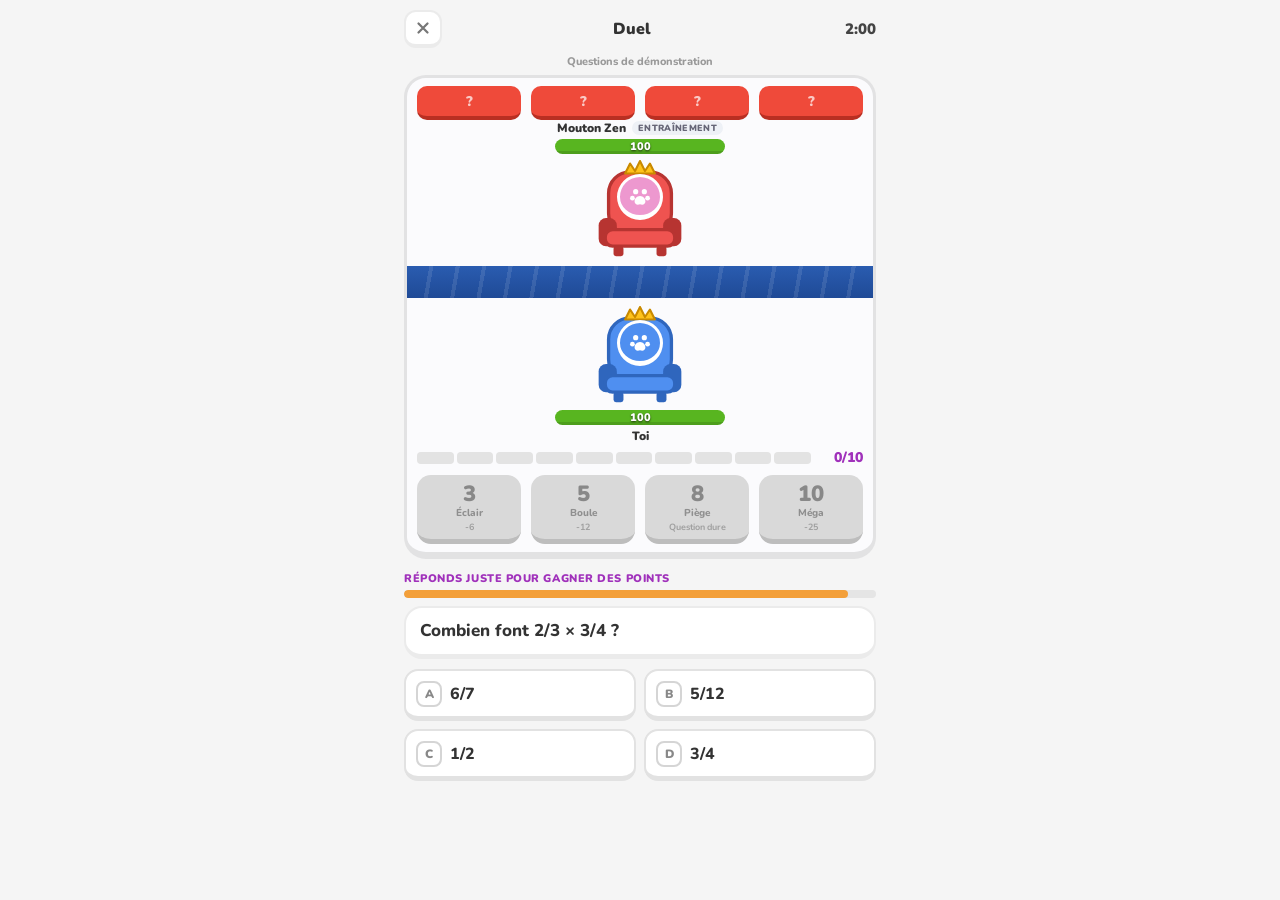
<file: duel.html>
<!DOCTYPE html>
<html lang="fr">
<head>
<meta charset="UTF-8">
<meta name="viewport" content="width=device-width, initial-scale=1.0">
<title>EPPIA - Duel</title>
<style>
    @import url('https://fonts.googleapis.com/css2?family=Nunito:wght@400;600;700;800;900&display=swap');
    * { margin: 0; padding: 0; box-sizing: border-box; }

    :root { --main: #f39f39; --shadow: #bd6c16; --on-main: #fff; }

    body {
        font-family: 'Nunito', sans-serif; background: #f5f5f5; color: #333;
        max-width: 500px; margin: 0 auto; min-height: 100vh; padding: 10px 14px 24px;
    }

    /* ===== HAUT ===== */
    .top { display: flex; align-items: center; gap: 10px; margin-bottom: 8px; }
    .quit {
        width: 38px; height: 38px; border-radius: 12px; background: #fff;
        border: 2px solid rgba(0,0,0,0.08); border-bottom-width: 4px;
        display: flex; align-items: center; justify-content: center; flex-shrink: 0;
    }
    .quit svg { width: 18px; height: 18px; stroke: #777; stroke-width: 3; fill: none; stroke-linecap: round; }
    .top-titre { flex: 1; text-align: center; font-weight: 900; font-size: 16px; }
    .chrono { min-width: 54px; text-align: right; font-size: 15px; font-weight: 900; color: #444; font-variant-numeric: tabular-nums; }
    .chrono.urgent { color: #e04646; }
    #demoTag { text-align: center; font-size: 11px; font-weight: 800; color: #999; margin: -2px 0 6px; }

    /* ===== ARENE VERTICALE ===== */
    .arena {
        position: relative; border-radius: 22px; overflow: hidden; padding: 8px 10px;
        border: 3px solid rgba(0,0,0,0.1); border-bottom-width: 7px;
        background: #fbfbfd;
    }
    .cartes-rival, .cartes-joueur { display: grid; grid-template-columns: repeat(4, 1fr); gap: 10px; }
    .carte-r {
        height: 34px; border-radius: 10px; background: #ef4a3a; border-bottom: 4px solid #b92f22;
        display: flex; align-items: center; justify-content: center; color: rgba(255,255,255,0.7); font-weight: 900; font-size: 14px;
        transition: transform 0.25s, background 0.25s;
    }
    .carte-r.joue { transform: translateY(14px) scale(1.12); background: #ffb300; border-bottom-color: #c98a00; color: #fff; }

    .camp { display: flex; flex-direction: column; align-items: center; }
    .camp-nom { font-size: 12px; font-weight: 900; display: flex; gap: 6px; align-items: center; margin-bottom: 3px; }
    .chip-bot { font-size: 9px; letter-spacing: .04em; text-transform: uppercase; background: #eef1f6; color: #667; padding: 1px 6px; border-radius: 8px; }
    .hp-track { width: 170px; height: 15px; background: #e3e3e3; border-radius: 9px; overflow: hidden; position: relative; }
    .hp-fill { height: 100%; width: 100%; background: #58b520; box-shadow: inset 0 -3px 0 rgba(0,0,0,0.13); transition: width 0.6s, background 0.3s; }
    .hp-fill.moyen { background: #f5a623; } .hp-fill.bas { background: #e04646; }
    .hp-nb { position: absolute; inset: 0; display: flex; align-items: center; justify-content: center; font-size: 11px; font-weight: 900; color: #fff; text-shadow: 0 1px 2px rgba(0,0,0,0.7); }

    .trone { position: relative; width: 86px; height: 98px; margin: 6px 0; }
    .trone svg.siege { width: 100%; height: 100%; display: block; }
    .perso {
        position: absolute; left: 50%; top: 14px; margin-left: -23px; width: 46px; height: 46px; border-radius: 50%;
        background: var(--c, #ccc); border: 3px solid #fff; border-bottom-width: 5px;
        display: flex; align-items: center; justify-content: center; overflow: hidden; z-index: 2;
    }
    .perso img { width: 100%; height: 100%; object-fit: cover; }
    .perso svg { width: 26px; height: 26px; fill: #fff; }
    .trone.touche { animation: secoue 0.45s; }
    .trone.touche .perso { filter: brightness(1.3) saturate(1.4); }
    @keyframes secoue { 0%,100% { transform: translateX(0); } 25% { transform: translateX(-8px); } 75% { transform: translateX(8px); } }

    .riviere {
        position: relative; height: 32px; margin: 2px -10px; background: linear-gradient(#2a5cb0, #1f4a96);
        display: flex; align-items: center; justify-content: center;
    }
    .riviere::after { content: ""; position: absolute; inset: 0; background: repeating-linear-gradient(100deg, transparent 0 22px, rgba(255,255,255,0.1) 22px 26px); }
    #banniere { position: relative; z-index: 2; color: #fff; font-weight: 900; font-size: 13px; letter-spacing: .03em; opacity: 0; transition: opacity 0.2s; text-align: center; padding: 0 8px; }
    #banniere.visible { opacity: 1; }

    .proj {
        position: absolute; z-index: 6; left: 0; top: 0; width: 44px; height: 44px; margin: -22px 0 0 -22px; border-radius: 50%;
        display: flex; align-items: center; justify-content: center; font-weight: 900; font-size: 19px; color: #fff;
        background: radial-gradient(circle at 35% 30%, #ffe27a, var(--pc, #ff8a00) 70%);
        box-shadow: 0 0 18px var(--pc, #ff8a00), 0 0 0 3px rgba(255,255,255,0.85); text-shadow: 0 2px 0 rgba(0,0,0,0.35);
    }
    .degats {
        position: absolute; z-index: 7; font-weight: 900; font-size: 26px; color: #fff;
        text-shadow: 0 2px 0 #c0392b, 0 0 8px #c0392b; animation: monte 1.1s ease-out forwards; pointer-events: none;
    }
    @keyframes monte { 0% { opacity: 0; transform: translateY(8px); } 20% { opacity: 1; } 100% { opacity: 0; transform: translateY(-30px); } }

    /* ===== POINTS (énergie) + CARTES JOUEUR ===== */
    .energie { display: flex; align-items: center; gap: 8px; margin: 4px 0 8px; }
    .energie-pastilles { flex: 1; display: grid; grid-template-columns: repeat(10, 1fr); gap: 3px; }
    .energie-pastilles i { height: 12px; border-radius: 4px; background: #e3e3e3; transition: background 0.2s; }
    .energie-pastilles i.on { background: #c14ddb; box-shadow: inset 0 -3px 0 rgba(0,0,0,0.15); }
    .energie-nb { font-weight: 900; font-size: 14px; color: #a031bb; min-width: 44px; text-align: right; }
    .carte-j {
        position: relative; border: none; border-radius: 14px; padding: 8px 2px 6px; cursor: pointer;
        font-family: inherit; color: #fff; background: #1f2a44; border-bottom: 5px solid #0c1428;
        display: flex; flex-direction: column; align-items: center; gap: 1px;
    }
    .carte-j .cout { font-size: 22px; font-weight: 900; line-height: 1; }
    .carte-j .nom { font-size: 10px; font-weight: 800; opacity: 0.9; }
    .carte-j .eff { font-size: 9px; font-weight: 700; opacity: 0.7; }
    .carte-j:active:not(:disabled) { transform: translateY(3px); border-bottom-width: 2px; }
    .carte-j:disabled { background: #d9d9d9; border-bottom-color: #bdbdbd; color: #888; cursor: not-allowed; }
    .carte-j.piege:not(:disabled) { background: #7a2fb0; border-bottom-color: #4d1a74; }
    .carte-j:focus-visible { outline: 4px solid #0000cc; outline-offset: 2px; }

    /* ===== QUESTION ===== */
    .panneau { margin-top: 12px; }
    .panneau.piege .question { border-color: #a031bb; background: #f8ecfd; }
    .etiquette { font-size: 11px; font-weight: 900; color: #a031bb; text-transform: uppercase; letter-spacing: .05em; margin-bottom: 4px; min-height: 14px; }
    .minuteur { height: 8px; background: #e5e5e5; border-radius: 6px; overflow: hidden; margin-bottom: 8px; }
    #minuteurFill { height: 100%; width: 100%; background: var(--main); border-radius: 6px; transition: width 0.1s linear; }
    #minuteurFill.urgent { background: #e04646; }
    .question {
        background: #fff; border-radius: 18px; border: 2px solid rgba(0,0,0,0.08); border-bottom-width: 5px;
        padding: 12px 14px; font-size: 17px; font-weight: 800; line-height: 1.3; margin-bottom: 10px;
    }
    .reponses { display: grid; grid-template-columns: 1fr 1fr; gap: 8px; }
    .reponse {
        display: flex; align-items: center; gap: 8px; min-height: 52px; padding: 6px 10px;
        background: #fff; color: #333; border: 2px solid #e2e2e2; border-bottom-width: 5px; border-radius: 14px;
        font-family: inherit; font-size: 16px; font-weight: 800; text-align: left; cursor: pointer;
    }
    .reponse:active:not(:disabled) { transform: translateY(3px); border-bottom-width: 2px; }
    .reponse:focus-visible { outline: 4px solid #0000cc; outline-offset: 2px; }
    .reponse:disabled { cursor: default; }
    .badge { width: 26px; height: 26px; border-radius: 8px; border: 2px solid #d5d5d5; display: flex; align-items: center; justify-content: center; font-size: 12px; font-weight: 900; color: #888; flex-shrink: 0; }
    .badge svg { width: 15px; height: 15px; fill: none; stroke: #fff; stroke-width: 3.4; stroke-linecap: round; stroke-linejoin: round; }
    .reponse.juste { border-color: #7bd23a; background: #e5f8d2; color: #2d6a0f; }
    .reponse.juste .badge { background: #7bd23a; border-color: #7bd23a; }
    .reponse.faux { border-color: #f06b6b; background: #ffe3e3; color: #a12626; }
    .reponse.faux .badge { background: #f06b6b; border-color: #f06b6b; }
    #retour { min-height: 38px; margin-top: 8px; font-size: 13px; font-weight: 700; color: #555; line-height: 1.35; }
    #retour b { color: #a12626; }

    /* ===== FIN ===== */
    #fin { display: none; text-align: center; padding-top: 26px; }
    #fin.visible { display: block; }
    .fin-icone { width: 110px; height: 110px; margin: 0 auto 18px; border-radius: 50%; background: var(--main); border-bottom: 6px solid var(--shadow); display: flex; align-items: center; justify-content: center; }
    .fin-icone svg { width: 54px; height: 54px; fill: none; stroke: var(--on-main); stroke-width: 2.4; stroke-linecap: round; stroke-linejoin: round; }
    #finTitre { font-size: 28px; font-weight: 900; margin-bottom: 6px; }
    #finTexte { font-size: 15px; font-weight: 700; color: #666; margin-bottom: 22px; line-height: 1.4; }
    .fin-score { display: inline-flex; gap: 10px; margin-bottom: 26px; }
    .stat { background: #fff; border-radius: 16px; border: 2px solid rgba(0,0,0,0.08); border-bottom-width: 5px; padding: 12px 18px; min-width: 120px; }
    .stat b { display: block; font-size: 24px; font-weight: 900; }
    .stat span { font-size: 11px; font-weight: 800; color: #888; text-transform: uppercase; letter-spacing: 0.05em; }
    .fin-actions { display: flex; flex-direction: column; gap: 12px; }
    .btn-principal { width: 100%; padding: 15px; border: none; border-radius: 16px; border-bottom: 5px solid var(--shadow); background: var(--main); color: var(--on-main); font-family: inherit; font-size: 17px; font-weight: 900; letter-spacing: 0.05em; text-transform: uppercase; cursor: pointer; }
    .btn-principal:active { transform: translateY(3px); border-bottom-width: 2px; }
    .btn-secondaire { display: block; width: 100%; padding: 15px; border-radius: 16px; border: 2px solid #e2e2e2; border-bottom-width: 5px; background: #fff; color: #555; font-size: 16px; font-weight: 900; letter-spacing: 0.05em; text-transform: uppercase; text-decoration: none; text-align: center; }

    @media (prefers-reduced-motion: reduce) { * { animation: none !important; transition: none !important; } }
</style>
</head>
<body>

    <div class="top">
        <a class="quit" id="btnQuitter" href="jeux.html" aria-label="Quitter le duel"><svg viewBox="0 0 24 24"><path d="M6 6l12 12M18 6L6 18"/></svg></a>
        <div class="top-titre">Duel</div>
        <div class="chrono" id="chrono">2:00</div>
    </div>
    <div id="demoTag" hidden>Questions de démonstration</div>

    <main id="zoneJeu">
        <div class="arena" id="arena">
            <!-- cartes cachées du rival -->
            <div class="cartes-rival" id="cartesRival" aria-hidden="true"><div class="carte-r">?</div><div class="carte-r">?</div><div class="carte-r">?</div><div class="carte-r">?</div></div>

            <div class="camp" id="campRival">
                <div class="camp-nom"><span id="nomRival">Rival</span><span class="chip-bot">Entraînement</span></div>
                <div class="hp-track"><div class="hp-fill" id="hpRival"></div><div class="hp-nb" id="hpRivalNb"></div></div>
                <div class="trone" id="troneRival"><svg class="siege" viewBox="0 0 104 118" aria-hidden="true"><rect x="14" y="14" width="76" height="76" rx="26" fill="#ef5350" stroke="#b73431" stroke-width="4"/><rect x="2" y="70" width="22" height="34" rx="9" fill="#b73431"/><rect x="80" y="70" width="22" height="34" rx="9" fill="#b73431"/><rect x="10" y="84" width="84" height="20" rx="9" fill="#ef5350" stroke="#b73431" stroke-width="4"/><rect x="20" y="104" width="12" height="12" rx="3" fill="#b73431"/><rect x="72" y="104" width="12" height="12" rx="3" fill="#b73431"/><path d="M34 16l6-12 6 9 6-12 6 12 6-9 6 12z" fill="#ffc21a" stroke="#c98a00" stroke-width="2.5" stroke-linejoin="round"/></svg><div class="perso" id="persoRival"></div></div>
            </div>

            <div class="riviere" aria-live="polite"><div id="banniere"></div></div>

            <div class="camp" id="campJoueur">
                <div class="trone" id="troneJoueur"><svg class="siege" viewBox="0 0 104 118" aria-hidden="true"><rect x="14" y="14" width="76" height="76" rx="26" fill="#4f8ff0" stroke="#2f66bd" stroke-width="4"/><rect x="2" y="70" width="22" height="34" rx="9" fill="#2f66bd"/><rect x="80" y="70" width="22" height="34" rx="9" fill="#2f66bd"/><rect x="10" y="84" width="84" height="20" rx="9" fill="#4f8ff0" stroke="#2f66bd" stroke-width="4"/><rect x="20" y="104" width="12" height="12" rx="3" fill="#2f66bd"/><rect x="72" y="104" width="12" height="12" rx="3" fill="#2f66bd"/><path d="M34 16l6-12 6 9 6-12 6 12 6-9 6 12z" fill="#ffc21a" stroke="#c98a00" stroke-width="2.5" stroke-linejoin="round"/></svg><div class="perso" id="persoJoueur"></div></div>
                <div class="hp-track"><div class="hp-fill" id="hpJoueur"></div><div class="hp-nb" id="hpJoueurNb"></div></div>
                <div class="camp-nom" style="margin: 3px 0 0">Toi</div>
            </div>

            <div class="energie">
                <div class="energie-pastilles" id="pastilles"></div>
                <div class="energie-nb" id="energieNb">0/10</div>
            </div>
            <div class="cartes-joueur" id="cartesJoueur"></div>
        </div>

        <section class="panneau" id="panneau">
            <div class="etiquette" id="etiquette"></div>
            <div class="minuteur" aria-hidden="true"><div id="minuteurFill"></div></div>
            <div class="question" id="questionTexte"></div>
            <div class="reponses" id="reponses"></div>
            <div id="retour" role="status" aria-live="polite"></div>
        </section>
    </main>

    <section id="fin" aria-live="polite">
        <div class="fin-icone" id="finIcone"></div>
        <h1 id="finTitre"></h1>
        <p id="finTexte"></p>
        <div class="fin-score">
            <div class="stat"><b id="finBonnes">0/0</b><span>Bonnes réponses</span></div>
            <div class="stat"><b id="finPv">0</b><span>PV restants</span></div>
        </div>
        <div class="fin-actions">
            <button class="btn-principal" id="btnRejouer">Revanche</button>
            <a class="btn-secondaire" id="btnRetour" href="jeux.html">Retour aux jeux</a>
        </div>
    </section>

    <!-- Quand ta banque de questions sera prête : retire les symboles de commentaire autour de la ligne suivante. -->
    <!-- <script src="banque.js"></script> -->

    <script>
        /* ============================================================
           1. RÉGLAGES (tu peux tout modifier ici)
           ============================================================ */
        const PV_DEPART     = 100;   // points de vie de chaque joueur
        const DUREE_MATCH   = 120;   // durée du duel en secondes
        const TEMPS_QUESTION = 15;   // secondes pour répondre à une question
        const TEMPS_PIEGE    = 8;    // secondes pour répondre à une question piège
        const ENERGIE_MAX   = 10;
        const GAIN_BASE     = 3;     // points gagnés pour une bonne réponse
        const GAIN_VITESSE  = 2;     // points en plus si on répond très vite
        const DEGATS_PIEGE_RATE = 20; // dégâts si la question piège est ratée

        // Les 4 cartes de puissance (coût = points à dépenser)
        const CARTES = [
            { id: "eclair", cout: 3,  nom: "Éclair",   effet: "-6",  degats: 6 },
            { id: "boule",  cout: 5,  nom: "Boule",    effet: "-12", degats: 12 },
            { id: "piege",  cout: 8,  nom: "Piège",    effet: "Question dure", piege: true },
            { id: "mega",   cout: 10, nom: "Méga",     effet: "-25", degats: 25 }
        ];

        // Le rival simulé : précision et vitesse selon le niveau
        const RIVAL_PAR_NIVEAU = {
            debute: { precision: 0.50, tMin: 5, tMax: 11 },
            bases:  { precision: 0.62, tMin: 4, tMax: 10 },
            bloque: { precision: 0.45, tMin: 6, tMax: 12 }
        };
        const RIVAUX = [
            { nom: "Lapin Express", couleur: "#64a9fd" },
            { nom: "Panda Malin",   couleur: "#8fd14f" },
            { nom: "Chat Futé",     couleur: "#b890ff" },
            { nom: "Mouton Zen",    couleur: "#ed98cf" }
        ];

        /* ============================================================
           2. COULEURS DU CHAPITRE
           ============================================================ */
        const palette = [
            { main: "#f39f39", shadow: "#bd6c16" }, { main: "#fff1a7", shadow: "#c5b544" },
            { main: "#b890ff", shadow: "#7953c7" }, { main: "#ed98cf", shadow: "#b75b98" },
            { main: "#64a9fd", shadow: "#3470b8" }, { main: "#b8447e", shadow: "#702348" },
            { main: "#ef5350", shadow: "#8f241f" }, { main: "#7a63f5", shadow: "#3e3091" },
            { main: "#8fd14f", shadow: "#3f7a1e" }
        ];
        function hashSlug(str) { let h = 0; for (let i = 0; i < str.length; i++) h = (h * 31 + str.charCodeAt(i)) >>> 0; return h; }
        function couleurTexteSur(hex) {
            const n = parseInt(hex.slice(1), 16);
            const l = (0.299 * ((n >> 16) & 255) + 0.587 * ((n >> 8) & 255) + 0.114 * (n & 255)) / 255;
            return l > 0.62 ? "#2b2b2b" : "#ffffff";
        }
        const params = new URLSearchParams(window.location.search);
        const slug = params.get("chapitre") || "fractions";
        const niveau = params.get("niveau") || "debute";
        (function () {
            const d = palette[hashSlug(slug) % palette.length], r = document.documentElement.style;
            r.setProperty("--main", d.main); r.setProperty("--shadow", d.shadow); r.setProperty("--on-main", couleurTexteSur(d.main));
            const retour = "jeux.html?chapitre=" + encodeURIComponent(slug);
            document.getElementById("btnQuitter").href = retour; document.getElementById("btnRetour").href = retour;
        })();

        /* ============================================================
           3. LES QUESTIONS (démo, puis banque Supabase)
           ============================================================ */
        const QUESTIONS_DEMO = [
            { question: "Quelle fraction représente la moitié ?", choix: ["1/2", "2/1", "1/4", "2/3"], bonne_reponse: "1/2", explication: "La moitié, c'est 1 part sur 2 parts égales : 1/2." },
            { question: "Combien font 1/4 + 2/4 ?", choix: ["3/4", "3/8", "2/8", "1/2"], bonne_reponse: "3/4", explication: "Même dénominateur : 1 + 2 = 3, donc 3/4." },
            { question: "Quelle fraction est égale à 2/4 ?", choix: ["1/2", "1/4", "4/2", "3/4"], bonne_reponse: "1/2", explication: "On divise le haut et le bas par 2 : 1/2." },
            { question: "Que vaut 3/5 de 20 ?", choix: ["12", "15", "4", "8"], bonne_reponse: "12", explication: "1/5 de 20 = 4, puis 4 × 3 = 12." },
            { question: "Quelle fraction est la plus grande ?", choix: ["1/2", "1/3", "1/4", "1/5"], bonne_reponse: "1/2", explication: "Même numérateur : plus le dénominateur est grand, plus la part est petite." },
            { question: "Combien font 1/2 + 1/3 ?", choix: ["5/6", "2/5", "1/5", "2/6"], bonne_reponse: "5/6", explication: "Dénominateur commun 6 : 3/6 + 2/6 = 5/6." },
            { question: "Simplifie la fraction 6/8.", choix: ["3/4", "2/3", "6/4", "3/8"], bonne_reponse: "3/4", explication: "On divise le haut et le bas par 2 : 3/4." },
            { question: "Combien font 2/3 × 3/4 ?", choix: ["1/2", "5/12", "6/7", "3/4"], bonne_reponse: "1/2", explication: "2 × 3 = 6 et 3 × 4 = 12, donc 6/12 = 1/2." }
        ];
        function melanger(t) { const a = t.slice(); for (let i = a.length - 1; i > 0; i--) { const j = Math.floor(Math.random() * (i + 1)); [a[i], a[j]] = [a[j], a[i]]; } return a; }
        async function obtenirQuestions() {
            if (typeof chargerQuestions === "function") {
                try { const q = await chargerQuestions(slug, niveau, 40); if (q && q.length) return q; }
                catch (e) { console.warn("Banque indisponible, questions de démo utilisées.", e); }
            }
            document.getElementById("demoTag").hidden = false;
            return QUESTIONS_DEMO;
        }
        let reserve = [];
        function prochaineQuestion() {
            if (!reserve.length) reserve = melanger(toutesQuestions);
            const q = reserve.pop();
            return { ...q, choix: melanger(q.choix) };
        }

        /* ============================================================
           4. ÉTAT DU DUEL
           ============================================================ */
        const ICONE_OK  = '<svg viewBox="0 0 24 24"><path d="M5 12.5l4.5 4.5L19 7.5"/></svg>';
        const ICONE_NON = '<svg viewBox="0 0 24 24"><path d="M6 6l12 12M18 6L6 18"/></svg>';
        const LETTRES = ["A", "B", "C", "D"];
        const el = id => document.getElementById(id);
        const echapper = t => { const d = document.createElement("div"); d.textContent = t; return d.innerHTML; };
        const pause = ms => new Promise(r => setTimeout(r, ms));

        const rivalProfil = RIVAL_PAR_NIVEAU[niveau] || RIVAL_PAR_NIVEAU.debute;
        const rival = RIVAUX[Math.floor(Math.random() * RIVAUX.length)];

        let toutesQuestions = [];
        let pvJoueur = PV_DEPART, pvRival = PV_DEPART;
        let energie = 0, energieRival = 0;
        let bonnes = 0, repondues = 0;
        let fini = false, tempsMatch = DUREE_MATCH;
        let qCourante = null, enPiege = false, peutRepondre = false, piegeEnAttente = false;
        let tempsQ = 0, dureeQ = TEMPS_QUESTION;
        let tMatch = null, tQ = null, tBot = null, tPause = null;

        /* ---- affichage ---- */
        function avatarHtml(url) {
            if (url) return '<img src="' + encodeURI(url) + '" alt="">';
            return '<svg viewBox="0 0 24 24"><circle cx="8" cy="8" r="2.4"/><circle cx="16" cy="8" r="2.4"/><circle cx="5" cy="14" r="2.2"/><circle cx="19" cy="14" r="2.2"/><path d="M12 12c-3 0-5 2.6-5 5 0 1.8 1.4 3 3 3 .8 0 1.3-.3 2-.3s1.2.3 2 .3c1.6 0 3-1.2 3-3 0-2.4-2-5-5-5z"/></svg>';
        }
        function classeHp(pv) { return pv > 50 ? "" : (pv > 25 ? "moyen" : "bas"); }
        function majHp() {
            el("hpJoueur").style.width = Math.max(pvJoueur, 0) + "%"; el("hpRival").style.width = Math.max(pvRival, 0) + "%";
            el("hpJoueur").className = "hp-fill " + classeHp(pvJoueur); el("hpRival").className = "hp-fill " + classeHp(pvRival);
            el("hpJoueurNb").textContent = Math.max(pvJoueur, 0); el("hpRivalNb").textContent = Math.max(pvRival, 0);
        }
        function majEnergie() {
            el("pastilles").querySelectorAll("i").forEach((p, i) => p.classList.toggle("on", i < energie));
            el("energieNb").textContent = energie + "/" + ENERGIE_MAX;
            el("cartesJoueur").querySelectorAll(".carte-j").forEach((b, i) => { b.disabled = fini || energie < CARTES[i].cout; });
        }
        function banniere(texte) {
            const b = el("banniere"); b.textContent = texte; b.classList.add("visible");
            clearTimeout(banniere.t); banniere.t = setTimeout(() => b.classList.remove("visible"), 2200);
        }
        function initInterface() {
            el("nomRival").textContent = rival.nom;
            el("persoRival").style.setProperty("--c", rival.couleur); el("persoRival").innerHTML = avatarHtml(null);
            let url = null; try { url = localStorage.getItem("eppia_avatar"); } catch (e) {}
            el("persoJoueur").style.setProperty("--c", "#4f8ff0"); el("persoJoueur").innerHTML = avatarHtml(url);
            el("pastilles").innerHTML = "<i></i>".repeat(ENERGIE_MAX);
            el("cartesJoueur").innerHTML = CARTES.map(c =>
                '<button class="carte-j' + (c.piege ? " piege" : "") + '" data-id="' + c.id + '" aria-label="' + c.nom + ', coût ' + c.cout + '">' +
                '<span class="cout">' + c.cout + '</span><span class="nom">' + c.nom + '</span><span class="eff">' + c.effet + '</span></button>').join("");
            el("cartesJoueur").querySelectorAll(".carte-j").forEach((b, i) => b.addEventListener("click", () => jouerCarte(CARTES[i])));
            majHp(); majEnergie(); majChrono();
        }
        function majChrono() {
            const m = Math.floor(tempsMatch / 60), s = Math.floor(tempsMatch % 60);
            el("chrono").textContent = m + ":" + String(s).padStart(2, "0");
            el("chrono").classList.toggle("urgent", tempsMatch <= 15);
        }

        /* ---- attaque animée (boule qui traverse la rivière) ---- */
        async function attaquer(attaquant, degats, libelle) {
            const de = attaquant === "joueur" ? "persoJoueur" : "persoRival";
            const vers = attaquant === "joueur" ? "troneRival" : "troneJoueur";
            const arene = el("arena").getBoundingClientRect();
            const a = el(de).getBoundingClientRect(), b = el(vers).getBoundingClientRect();
            const x0 = a.left + a.width / 2 - arene.left, y0 = a.top + a.height / 2 - arene.top;
            const x1 = b.left + b.width / 2 - arene.left, y1 = b.top + b.height / 2 - arene.top;
            const p = document.createElement("div");
            p.className = "proj"; p.textContent = libelle || degats;
            p.style.setProperty("--pc", attaquant === "joueur" ? "#4f8ff0" : "#ef5350");
            el("arena").appendChild(p);
            const anim = p.animate([
                { transform: "translate(" + x0 + "px," + y0 + "px) scale(0.6)" },
                { transform: "translate(" + ((x0 + x1) / 2 + (attaquant === "joueur" ? 30 : -30)) + "px," + ((y0 + y1) / 2) + "px) scale(1.2)" },
                { transform: "translate(" + x1 + "px," + y1 + "px) scale(1)" }
            ], { duration: 750, easing: "ease-in", fill: "forwards" });
            await anim.finished.catch(() => {});
            p.remove();
            if (fini) return;
            if (attaquant === "joueur") pvRival -= degats; else pvJoueur -= degats;
            majHp();
            const t = el(vers); t.classList.remove("touche"); void t.offsetWidth; t.classList.add("touche");
            const d = document.createElement("div");
            d.className = "degats"; d.textContent = "-" + degats; d.style.left = (x1 - 18) + "px"; d.style.top = (y1 - 40) + "px";
            el("arena").appendChild(d); setTimeout(() => d.remove(), 1200);
            if (pvJoueur <= 0 || pvRival <= 0) { await pause(700); terminer(); }
        }

        /* ---- les cartes du joueur ---- */
        function jouerCarte(c) {
            if (fini || energie < c.cout) return;
            energie -= c.cout; majEnergie();
            if (c.piege) {
                banniere("Piège envoyé à " + rival.nom + " !");
                tPause = null;
                setTimeout(() => {
                    if (fini) return;
                    if (Math.random() < rivalProfil.precision * 0.45) banniere(rival.nom + " a esquivé le piège");
                    else { banniere(rival.nom + " s'est fait piéger !"); attaquer("joueur", DEGATS_PIEGE_RATE, DEGATS_PIEGE_RATE); }
                }, 3500);
            } else {
                attaquer("joueur", c.degats);
            }
        }

        /* ---- le rival simulé : il "répond" à des questions et joue ses cartes ---- */
        function programmerRival() {
            clearTimeout(tBot);
            if (fini) return;
            const delai = rivalProfil.tMin + Math.random() * (rivalProfil.tMax - rivalProfil.tMin);
            tBot = setTimeout(() => {
                if (fini) return;
                if (Math.random() < rivalProfil.precision) energieRival = Math.min(ENERGIE_MAX, energieRival + GAIN_BASE + (Math.random() < 0.4 ? 1 : 0));
                const jouables = CARTES.filter(c => c.cout <= energieRival);
                // il joue quand il peut s'offrir une carte intéressante
                if (jouables.length && (energieRival >= 5 || Math.random() < 0.4)) {
                    const c = Math.random() < 0.6 ? jouables[jouables.length - 1] : jouables[Math.floor(Math.random() * jouables.length)];
                    energieRival -= c.cout;
                    const idx = CARTES.indexOf(c), cr = el("cartesRival").children[idx];
                    cr.classList.add("joue"); cr.textContent = c.cout; setTimeout(() => { cr.classList.remove("joue"); cr.textContent = "?"; }, 1500);
                    if (c.piege) recevoirPiege(); else attaquer("rival", c.degats);
                }
                programmerRival();
            }, delai * 1000);
        }
        function recevoirPiege() {
            banniere(rival.nom + " te tend un piège !");
            piegeEnAttente = true;
            if (peutRepondre) afficherQuestion();
        }

        /* ---- les questions du joueur (en continu) ---- */
        function afficherQuestion() {
            if (fini) return;
            clearTimeout(tPause); clearInterval(tQ);
            enPiege = piegeEnAttente; piegeEnAttente = false;
            qCourante = prochaineQuestion(); peutRepondre = true;
            dureeQ = enPiege ? TEMPS_PIEGE : TEMPS_QUESTION; tempsQ = dureeQ;
            el("panneau").classList.toggle("piege", enPiege);
            el("etiquette").textContent = enPiege ? "Question piège : réponds vite, sinon -" + DEGATS_PIEGE_RATE : "Réponds juste pour gagner des points";
            el("questionTexte").textContent = qCourante.question;
            el("reponses").innerHTML = qCourante.choix.map((c, i) =>
                '<button class="reponse" data-i="' + i + '"><span class="badge">' + LETTRES[i] + '</span><span>' + echapper(c) + '</span></button>').join("");
            el("reponses").querySelectorAll(".reponse").forEach(b => b.addEventListener("click", () => repondre(parseInt(b.dataset.i, 10))));
            el("retour").textContent = "";
            majMinuteurQ();
            tQ = setInterval(() => {
                tempsQ = Math.max(tempsQ - 0.1, 0); majMinuteurQ();
                if (tempsQ <= 0) { clearInterval(tQ); repondre(-1); }
            }, 100);
        }
        function majMinuteurQ() {
            const f = el("minuteurFill");
            f.style.width = (tempsQ / dureeQ * 100) + "%"; f.classList.toggle("urgent", tempsQ <= dureeQ / 3);
        }
        function repondre(i) {
            if (!peutRepondre || fini) return;
            peutRepondre = false; clearInterval(tQ);
            const q = qCourante, bonne = q.choix.indexOf(q.bonne_reponse), juste = i === bonne;
            repondues++;
            el("reponses").querySelectorAll(".reponse").forEach((b, k) => {
                b.disabled = true;
                const badge = b.querySelector(".badge");
                if (k === bonne) { b.classList.add("juste"); badge.innerHTML = ICONE_OK; }
                else if (k === i) { b.classList.add("faux"); badge.innerHTML = ICONE_NON; }
            });
            let delai;
            if (juste) {
                bonnes++;
                if (enPiege) { energie = Math.min(ENERGIE_MAX, energie + 2); el("retour").textContent = "Piège esquivé ! +2 points"; banniere("Piège esquivé"); }
                else {
                    const gain = GAIN_BASE + Math.round(GAIN_VITESSE * (tempsQ / dureeQ));
                    energie = Math.min(ENERGIE_MAX, energie + gain);
                    el("retour").textContent = "Bonne réponse ! +" + gain + " points";
                }
                delai = 900;
            } else {
                enregistrerErreur(q);
                el("retour").innerHTML = (i === -1 ? "<b>Temps écoulé.</b> " : "<b>Raté.</b> ") + "Bonne réponse : " + echapper(q.bonne_reponse) + ". " + echapper(q.explication || "");
                if (enPiege) attaquer("rival", DEGATS_PIEGE_RATE, DEGATS_PIEGE_RATE);
                delai = 2600;
            }
            majEnergie();
            tPause = setTimeout(afficherQuestion, delai);
        }

        /* ============================================================
           5. FIN DU DUEL
           ============================================================ */
        function terminer() {
            if (fini) return;
            fini = true;
            clearInterval(tMatch); clearInterval(tQ); clearTimeout(tBot); clearTimeout(tPause);
            majEnergie();
            el("zoneJeu").style.display = "none";
            const trophee = '<svg viewBox="0 0 24 24"><path d="M8 21h8M12 17v4M7 4h10v5a5 5 0 01-10 0z"/><path d="M17 5h3v2a3 3 0 01-3 3M7 5H4v2a3 3 0 003 3"/></svg>';
            const main = '<svg viewBox="0 0 24 24"><path d="M7 11l3-3 3 2 4-4M3 15l4 4 3-1 3 1 4-4 4 0"/></svg>';
            const coeur = '<svg viewBox="0 0 24 24"><path d="M12 21s-7.5-4.6-9.6-9.3C.9 8.3 2.7 4.5 6.4 4.5c2 0 3.7 1.1 4.6 2.7.2.3.6.3.8 0 .9-1.6 2.6-2.7 4.6-2.7 3.7 0 5.5 3.8 4 7.2C19.5 16.4 12 21 12 21z"/></svg>';
            const j = Math.max(pvJoueur, 0), r = Math.max(pvRival, 0);
            let titre, texte, icone, resultat;
            if (j === r) { titre = "Égalité"; texte = "Match serré contre " + rival.nom + ". Une revanche pour les départager ?"; icone = main; resultat = "egalite"; }
            else if (j > r) { titre = "Victoire !"; texte = "Tu as battu " + rival.nom + ". Bien joué !"; icone = trophee; resultat = "victoire"; }
            else { titre = "Défaite"; texte = rival.nom + " gagne cette fois. Relis tes erreurs et prends ta revanche."; icone = coeur; resultat = "defaite"; }
            el("finIcone").innerHTML = icone; el("finTitre").textContent = titre; el("finTexte").textContent = texte;
            el("finBonnes").textContent = bonnes + "/" + repondues; el("finPv").textContent = j;
            el("fin").classList.add("visible");
            const l = lire("eppia_duels");
            l.push({ chapitre: slug, niveau, resultat, bonnes, questions: repondues, pv: j, date: new Date().toISOString() });
            ecrire("eppia_duels", l.slice(-200));
        }
        function lire(cle) { try { return JSON.parse(localStorage.getItem(cle)) || []; } catch (e) { return []; } }
        function ecrire(cle, v) { try { localStorage.setItem(cle, JSON.stringify(v)); } catch (e) {} }
        function enregistrerErreur(q) {
            const l = lire("eppia_erreurs");
            l.push({ chapitre: slug, niveau, question: q.question, bonne_reponse: q.bonne_reponse, explication: q.explication || "", date: new Date().toISOString() });
            ecrire("eppia_erreurs", l.slice(-200));
        }

        /* ============================================================
           6. DÉMARRAGE
           ============================================================ */
        el("btnRejouer").addEventListener("click", () => window.location.reload());
        (async function demarrer() {
            initInterface();
            toutesQuestions = await obtenirQuestions();
            if (!toutesQuestions.length) { el("questionTexte").textContent = "Aucune question disponible pour le moment."; return; }
            afficherQuestion();
            programmerRival();
            tMatch = setInterval(() => { tempsMatch -= 1; majChrono(); if (tempsMatch <= 0) terminer(); }, 1000);
        })();
    </script>

</body>
</html>
</file>
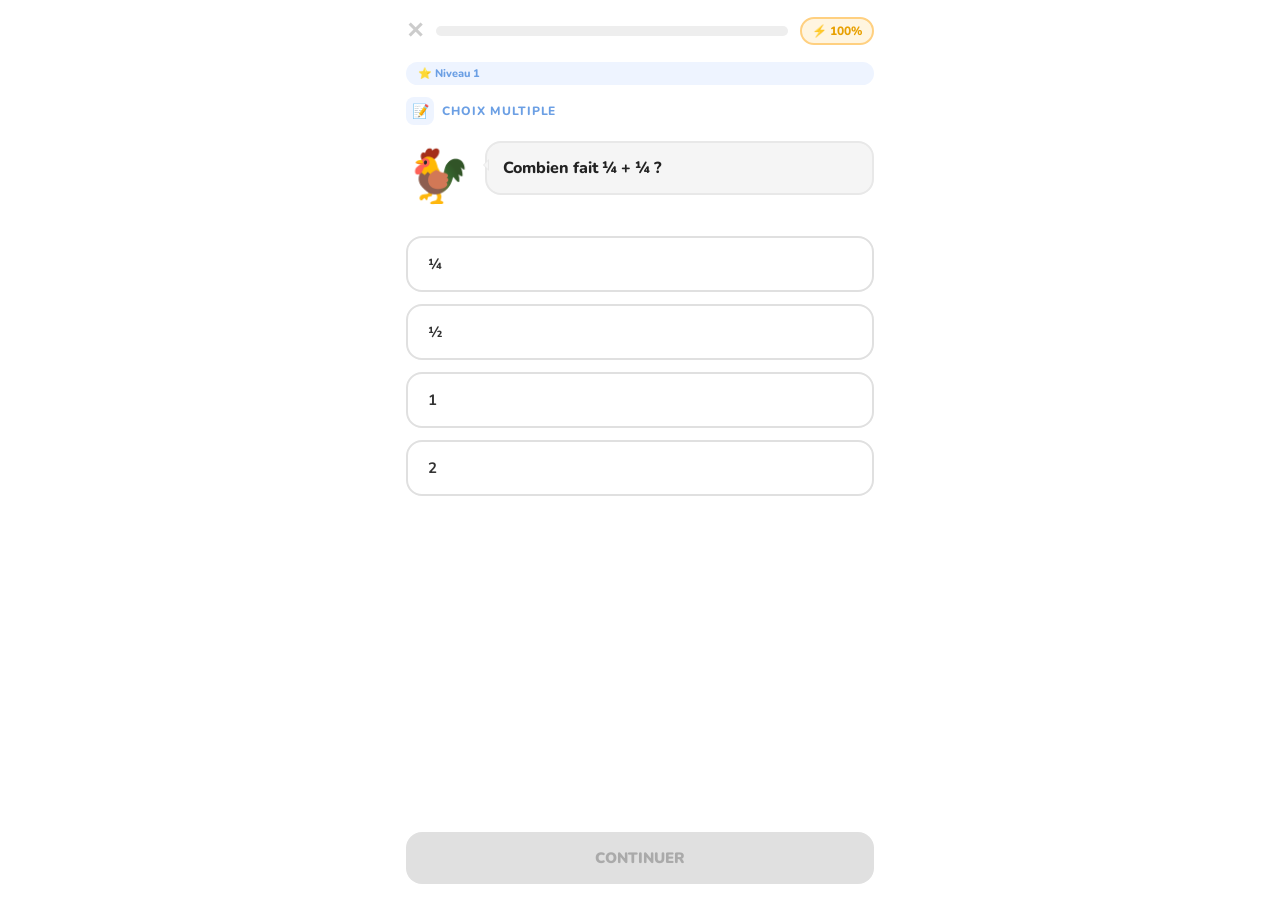
<file: exercice.html>
<!DOCTYPE html>
<html lang="fr">
<head>
    <meta charset="UTF-8">
    <meta name="viewport" content="width=device-width, initial-scale=1.0">
    <title>EPPIA - Exercice</title>
    <style>
        @import url('https://fonts.googleapis.com/css2?family=Nunito:wght@400;600;700;800;900&display=swap');

        * { margin: 0; padding: 0; box-sizing: border-box; font-family: 'Nunito', sans-serif; }

        body {
            background: #fff;
            min-height: 100vh;
            display: flex;
            flex-direction: column;
            max-width: 500px;
            margin: 0 auto;
        }

        /* BARRE DU HAUT */
        .top-bar {
            padding: 16px 16px 8px;
            display: flex;
            align-items: center;
            gap: 12px;
        }

        .close-btn {
            font-size: 22px;
            color: #ccc;
            text-decoration: none;
            font-weight: 700;
        }

        .progress-bar {
            flex: 1;
            height: 10px;
            background: #eee;
            border-radius: 6px;
            overflow: hidden;
        }

        .progress-fill {
            height: 100%;
            width: 0%;
            background: #6B9FE4;
            border-radius: 6px;
            transition: width 0.4s;
        }

        .credits {
            display: flex;
            align-items: center;
            gap: 4px;
            background: #fff5e0;
            border: 2px solid #ffd080;
            border-radius: 20px;
            padding: 4px 10px;
            font-size: 12px;
            font-weight: 800;
            color: #e8a000;
        }

        /* NIVEAU */
        .niveau-badge {
            margin: 8px 16px 0;
            display: inline-flex;
            align-items: center;
            gap: 6px;
            background: #eef4ff;
            border-radius: 20px;
            padding: 4px 12px;
            font-size: 11px;
            font-weight: 800;
            color: #6B9FE4;
        }

        /* TYPE */
        .exercice-type {
            padding: 12px 16px 8px;
            display: flex;
            align-items: center;
            gap: 8px;
        }

        .type-icon {
            width: 28px;
            height: 28px;
            background: #eef4ff;
            border-radius: 8px;
            display: flex;
            align-items: center;
            justify-content: center;
            font-size: 14px;
        }

        .type-label {
            font-size: 12px;
            font-weight: 800;
            color: #6B9FE4;
            text-transform: uppercase;
            letter-spacing: 0.08em;
        }

        /* COQ + QUESTION */
        .question-section {
            padding: 8px 16px 24px;
            display: flex;
            align-items: flex-start;
            gap: 14px;
        }

        .coq {
            font-size: 52px;
            flex-shrink: 0;
        }

        .question-bubble {
            background: #f5f5f5;
            border-radius: 16px;
            border: 2px solid #e8e8e8;
            padding: 14px 16px;
            flex: 1;
            position: relative;
        }

        .question-bubble::before {
            content: '';
            position: absolute;
            left: -10px;
            top: 16px;
            border: 6px solid transparent;
            border-right-color: #e8e8e8;
        }

        .question-bubble::after {
            content: '';
            position: absolute;
            left: -7px;
            top: 18px;
            border: 4px solid transparent;
            border-right-color: #f5f5f5;
        }

        .question-text {
            font-size: 16px;
            font-weight: 800;
            color: #222;
            line-height: 1.4;
        }

        /* RÉPONSES */
        .reponses {
            padding: 0 16px;
            display: flex;
            flex-direction: column;
            gap: 12px;
            flex: 1;
        }

        .reponse-btn {
            width: 100%;
            padding: 16px 20px;
            border-radius: 16px;
            border: 2px solid #e0e0e0;
            background: #fff;
            font-size: 15px;
            font-weight: 700;
            color: #333;
            cursor: pointer;
            text-align: left;
            transition: all 0.15s;
            font-family: 'Nunito', sans-serif;
        }

        .reponse-btn:hover { border-color: #6B9FE4; background: #eef4ff; }
        .reponse-btn.correct { border-color: #00c97a; background: #e8faf2; color: #00a060; }
        .reponse-btn.incorrect { border-color: #ff4757; background: #fff0f0; color: #cc0000; }
        .reponse-btn:disabled { cursor: not-allowed; }

        /* FEEDBACK */
        .feedback {
            display: none;
            padding: 14px 16px;
            margin: 12px 16px 0;
            border-radius: 16px;
            font-size: 14px;
            font-weight: 800;
            line-height: 1.4;
        }

        .feedback.correct { display: block; background: #e8faf2; color: #00a060; border: 2px solid #00c97a; }
        .feedback.incorrect { display: block; background: #fff0f0; color: #cc0000; border: 2px solid #ff4757; }

        /* RÉSULTAT FINAL */
        .resultat {
            display: none;
            flex-direction: column;
            align-items: center;
            padding: 40px 16px;
            text-align: center;
        }

        .resultat.show { display: flex; }

        .resultat-coq { font-size: 80px; margin-bottom: 16px; }

        .resultat-titre {
            font-size: 24px;
            font-weight: 900;
            color: #222;
            margin-bottom: 8px;
        }

        .resultat-score {
            font-size: 16px;
            font-weight: 700;
            color: #888;
            margin-bottom: 24px;
        }

        .resultat-niveau {
            background: #eef4ff;
            border-radius: 16px;
            padding: 14px 20px;
            margin-bottom: 24px;
            font-size: 14px;
            font-weight: 700;
            color: #6B9FE4;
        }

        .btn-recommencer {
            width: 100%;
            padding: 16px;
            border-radius: 16px;
            border: none;
            background: #6B9FE4;
            color: #fff;
            font-size: 15px;
            font-weight: 900;
            cursor: pointer;
            font-family: 'Nunito', sans-serif;
            margin-bottom: 12px;
        }

        .btn-retour {
            width: 100%;
            padding: 16px;
            border-radius: 16px;
            border: 2px solid #e0e0e0;
            background: #fff;
            color: #888;
            font-size: 15px;
            font-weight: 900;
            cursor: pointer;
            font-family: 'Nunito', sans-serif;
            text-decoration: none;
            display: block;
            text-align: center;
        }

        /* BOUTON CONTINUER */
        .bottom-bar {
            padding: 16px;
            margin-top: auto;
        }

        .continuer-btn {
            width: 100%;
            padding: 16px;
            border-radius: 16px;
            border: none;
            background: #e0e0e0;
            color: #aaa;
            font-size: 15px;
            font-weight: 900;
            cursor: not-allowed;
            font-family: 'Nunito', sans-serif;
            transition: all 0.15s;
        }

        .continuer-btn.active { background: #6B9FE4; color: #fff; cursor: pointer; }
        .continuer-btn.correct { background: #00c97a; color: #fff; cursor: pointer; }
        .continuer-btn.incorrect { background: #ff4757; color: #fff; cursor: pointer; }
    </style>
</head>
<body>

    <!-- BARRE DU HAUT -->
    <div class="top-bar" id="topBar">
        <a class="close-btn" href="ia.html">✕</a>
        <div class="progress-bar">
            <div class="progress-fill" id="progress"></div>
        </div>
        <div class="credits" id="credits">⚡ 100%</div>
    </div>

    <!-- NIVEAU -->
    <div class="niveau-badge" id="niveauBadge">⭐ Niveau 1</div>

    <!-- TYPE -->
    <div class="exercice-type" id="exerciceType">
        <div class="type-icon">📝</div>
        <div class="type-label">Choix multiple</div>
    </div>

    <!-- COQ + QUESTION -->
    <div class="question-section" id="questionSection">
        <div class="coq">🐓</div>
        <div class="question-bubble">
            <div class="question-text" id="questionText"></div>
        </div>
    </div>

    <!-- RÉPONSES -->
    <div class="reponses" id="reponses"></div>

    <!-- FEEDBACK -->
    <div class="feedback" id="feedback"></div>

    <!-- RÉSULTAT FINAL -->
    <div class="resultat" id="resultat">
        <div class="resultat-coq" id="resultatCoq">🎉</div>
        <div class="resultat-titre" id="resultatTitre">Session terminée !</div>
        <div class="resultat-score" id="resultatScore"></div>
        <div class="resultat-niveau" id="resultatNiveau"></div>
        <button class="btn-recommencer" onclick="recommencer()">🔄 Recommencer</button>
        <a class="btn-retour" href="ia.html">← Retour au chapitre</a>
    </div>

    <!-- BOUTON CONTINUER -->
    <div class="bottom-bar" id="bottomBar">
        <button class="continuer-btn" id="continuer" onclick="continuer()">CONTINUER</button>
    </div>

    <script>
        // ── DONNÉES ──────────────────────────────────────────

        const questionsParNiveau = {
    1: [
        {
            question: "Combien fait ¼ + ¼ ?",
            reponses: ["¼", "½", "1", "2"],
            bonne: 1,
            explication: "On additionne les numérateurs (les chiffres du haut) : 1+1=2. Le dénominateur (le chiffre du bas) ne change pas : il reste 4. On obtient 2/4. Maintenant on simplifie : 2/4 = ½ car 2 et 4 se divisent tous les deux par 2. On simplifie toujours pour avoir la fraction la plus petite possible — c'est la convention en mathématiques."
        },
        {
            question: "Quelle fraction est la plus grande : ½ ou ¼ ?",
            reponses: ["¼", "½", "Elles sont égales", "Je sais pas"],
            bonne: 1,
            explication: "Imagine une pizza entière. Si tu la coupes en 2 parts égales, chaque part est ½ — une grosse part. Si tu la coupes en 4 parts égales, chaque part est ¼ — une plus petite part. Donc ½ > ¼. La règle : plus le dénominateur est grand, plus la fraction est petite."
        },
        {
            question: "Combien font 2/4 simplifiés ?",
            reponses: ["1/4", "1/2", "2/2", "3/4"],
            bonne: 1,
            explication: "Simplifier une fraction ne change pas sa valeur — c'est juste une façon plus simple de l'écrire. 2/4 et ½ représentent exactement la même quantité. Pour simplifier on cherche un nombre qui divise à la fois le numérateur (2) et le dénominateur (4). Ce nombre c'est 2. Donc 2÷2=1 et 4÷2=2, ce qui donne ½."
        }
    ],
    2: [
        {
            question: "Combien fait ¾ + ¼ ?",
            reponses: ["½", "1", "2", "¼"],
            bonne: 1,
            explication: "Les dénominateurs sont identiques (4) donc on additionne juste les numérateurs : 3+1=4. On obtient 4/4. Or 4/4 signifie qu'on a 4 parts sur 4 — c'est-à-dire la totalité, donc 1 entier. C'est pourquoi on écrit 1 et non pas 4/4."
        },
        {
            question: "Combien fait ⅔ + ⅓ ?",
            reponses: ["⅓", "⅔", "1", "2/6"],
            bonne: 2,
            explication: "Les dénominateurs sont identiques (3) donc on additionne les numérateurs : 2+1=3. On obtient 3/3. Comme 4/4 vaut 1 entier, 3/3 vaut aussi 1 entier car on a toutes les parts. On écrit donc 1 et non 3/3."
        },
        {
            question: "Simplifie 6/8",
            reponses: ["2/4", "3/4", "1/2", "4/6"],
            bonne: 1,
            explication: "Pour simplifier 6/8 on cherche le plus grand nombre qui divise à la fois 6 et 8. Les diviseurs de 6 sont : 1, 2, 3, 6. Les diviseurs de 8 sont : 1, 2, 4, 8. Le plus grand commun est 2. Donc 6÷2=3 et 8÷2=4, ce qui donne ¾. On ne peut plus simplifier ¾ car 3 et 4 n'ont pas de diviseur commun sauf 1."
        }
    ],
    3: [
        {
            question: "Combien fait ½ + ⅓ ?",
            reponses: ["2/5", "5/6", "⅔", "1"],
            bonne: 1,
            explication: "Les dénominateurs sont différents (2 et 3) donc on ne peut pas additionner directement. Il faut d'abord trouver un dénominateur commun — le plus petit multiple commun de 2 et 3 est 6. On convertit : ½ = 3/6 (on multiplie en haut et en bas par 3) et ⅓ = 2/6 (on multiplie en haut et en bas par 2). Puis on additionne : 3/6 + 2/6 = 5/6."
        },
        {
            question: "Combien fait ¾ - ¼ ?",
            reponses: ["¼", "½", "⅔", "1"],
            bonne: 1,
            explication: "Les dénominateurs sont identiques (4) donc on soustrait les numérateurs : 3-1=2. On obtient 2/4. On simplifie ensuite : 2 et 4 se divisent tous les deux par 2, donc 2÷2=1 et 4÷2=2, ce qui donne ½. On simplifie toujours le résultat final."
        },
        {
            question: "Quelle est la forme simplifiée de 9/12 ?",
            reponses: ["2/3", "3/4", "4/6", "1/2"],
            bonne: 1,
            explication: "Pour simplifier 9/12 on cherche le plus grand diviseur commun. Les diviseurs de 9 : 1, 3, 9. Les diviseurs de 12 : 1, 2, 3, 4, 6, 12. Le plus grand commun est 3. Donc 9÷3=3 et 12÷3=4, ce qui donne ¾. On vérifie : 3 et 4 n'ont pas de diviseur commun sauf 1, donc ¾ est bien la forme la plus simplifiée."
        }
    ]
}



        // ── ÉTAT ─────────────────────────────────────────────

        let niveau = 1
        let questionIndex = 0
        let bonnesReponses = 0
        let totalQuestions = 0
        let bonnesConsecutives = 0
        let repondu = false
        let credits = parseInt(localStorage.getItem('credits') || '100')
        const estPremium = false // à changer quand Supabase sera connecté
        const QUESTIONS_PAR_SESSION = 5

        // ── INITIALISATION ────────────────────────────────────

        function init() {
            afficherCredits()
            afficherQuestion()
        }

        // ── CRÉDITS ───────────────────────────────────────────

        function afficherCredits() {
            if (estPremium) {
                document.getElementById('credits').innerHTML = '⚡ ∞'
                document.getElementById('credits').style.background = '#e8faf2'
                document.getElementById('credits').style.borderColor = '#00c97a'
                document.getElementById('credits').style.color = '#00a060'
            } else {
                document.getElementById('credits').innerHTML = `⚡ ${credits}%`
            }
        }

        function diminuerCredits() {
            if (estPremium) return
            credits = Math.max(0, credits - 10)
            localStorage.setItem('credits', credits)
            afficherCredits()
        }

        // ── QUESTIONS ─────────────────────────────────────────

        function getQuestion() {
            let pool = questionsParNiveau[niveau] || questionsParNiveau[3]
            return pool[questionIndex % pool.length]
        }

        function afficherQuestion() {
            if (totalQuestions >= QUESTIONS_PAR_SESSION) {
                afficherResultat()
                return
            }

            repondu = false
            let q = getQuestion()

            // Progression
            let pct = (totalQuestions / QUESTIONS_PAR_SESSION) * 100
            document.getElementById('progress').style.width = pct + '%'

            // Niveau
            document.getElementById('niveauBadge').innerHTML = `${'⭐'.repeat(niveau)} Niveau ${niveau}`

            // Question
            document.getElementById('questionText').textContent = q.question

            // Réponses
            let reponsesDiv = document.getElementById('reponses')
            reponsesDiv.innerHTML = ''
            q.reponses.forEach((rep, i) => {
                let btn = document.createElement('button')
                btn.className = 'reponse-btn'
                btn.textContent = rep
                btn.onclick = () => choisir(btn, i === q.bonne)
                reponsesDiv.appendChild(btn)
            })

            // Reset
            document.getElementById('feedback').className = 'feedback'
            document.getElementById('feedback').textContent = ''
            let continuer = document.getElementById('continuer')
            continuer.className = 'continuer-btn'
            continuer.textContent = 'CONTINUER'
        }

        // ── RÉPONSE ───────────────────────────────────────────

        function choisir(btn, estCorrecte) {
            if (repondu) return
            repondu = true
            totalQuestions++

            document.querySelectorAll('.reponse-btn').forEach(b => b.disabled = true)

            let feedback = document.getElementById('feedback')
            let continuer = document.getElementById('continuer')

            if (estCorrecte) {
                btn.classList.add('correct')
                bonnesReponses++
                bonnesConsecutives++

                feedback.textContent = bonnesConsecutives >= 2
                    ? '🔥 Excellent ! Tu enchaînes les bonnes réponses !'
                    : '✅ Bravo ! C\'est la bonne réponse !'
                feedback.className = 'feedback correct'
                continuer.className = 'continuer-btn correct'

                // Montée de niveau après 2 bonnes consécutives
                if (bonnesConsecutives >= 2 && niveau < 3) {
                    niveau++
                    bonnesConsecutives = 0
                    feedback.textContent += ` 🚀 Niveau ${niveau} débloqué !`
                }

            } else {
                btn.classList.add('incorrect')
                bonnesConsecutives = 0

                // Montrer la bonne réponse
                let q = getQuestion()
                document.querySelectorAll('.reponse-btn')[q.bonne].classList.add('correct')

                feedback.innerHTML = `❌ <strong>La bonne réponse était "${q.reponses[q.bonne]}"</strong><br><br>💡 ${q.explication}`
                feedback.className = 'feedback incorrect'
                continuer.className = 'continuer-btn incorrect'
            }

            questionIndex++
        }

        // ── CONTINUER ─────────────────────────────────────────

        function continuer() {
            if (!repondu) return
            afficherQuestion()
        }

        // ── RÉSULTAT FINAL ────────────────────────────────────

        function afficherResultat() {
            document.getElementById('topBar').style.display = 'none'
            document.getElementById('niveauBadge').style.display = 'none'
            document.getElementById('exerciceType').style.display = 'none'
            document.getElementById('questionSection').style.display = 'none'
            document.getElementById('reponses').style.display = 'none'
            document.getElementById('feedback').style.display = 'none'
            document.getElementById('bottomBar').style.display = 'none'

            let resultat = document.getElementById('resultat')
            resultat.classList.add('show')

            let pct = Math.round((bonnesReponses / QUESTIONS_PAR_SESSION) * 100)

            if (pct >= 80) {
                document.getElementById('resultatCoq').textContent = '🎉'
                document.getElementById('resultatTitre').textContent = 'Excellent travail !'
            } else if (pct >= 60) {
                document.getElementById('resultatCoq').textContent = '👍'
                document.getElementById('resultatTitre').textContent = 'Bien joué !'
            } else {
                document.getElementById('resultatCoq').textContent = '💪'
                document.getElementById('resultatTitre').textContent = 'Continue comme ça !'
            }

            document.getElementById('resultatScore').textContent =
                `${bonnesReponses} bonnes réponses sur ${QUESTIONS_PAR_SESSION}`

            document.getElementById('resultatNiveau').textContent =
                `Tu termines au Niveau ${niveau} ${'⭐'.repeat(niveau)}`

            // Diminuer les crédits à la fin de la session
            diminuerCredits()
        }

        // ── RECOMMENCER ───────────────────────────────────────

        function recommencer() {
            niveau = 1
            questionIndex = 0
            bonnesReponses = 0
            totalQuestions = 0
            bonnesConsecutives = 0

            document.getElementById('topBar').style.display = 'flex'
            document.getElementById('niveauBadge').style.display = 'inline-flex'
            document.getElementById('exerciceType').style.display = 'flex'
            document.getElementById('questionSection').style.display = 'flex'
            document.getElementById('reponses').style.display = 'flex'
            document.getElementById('bottomBar').style.display = 'block'
            document.getElementById('resultat').classList.remove('show')

            afficherQuestion()
        }

        // ── LANCEMENT ─────────────────────────────────────────
        init()
    </script>

</body>
</html>
</file>
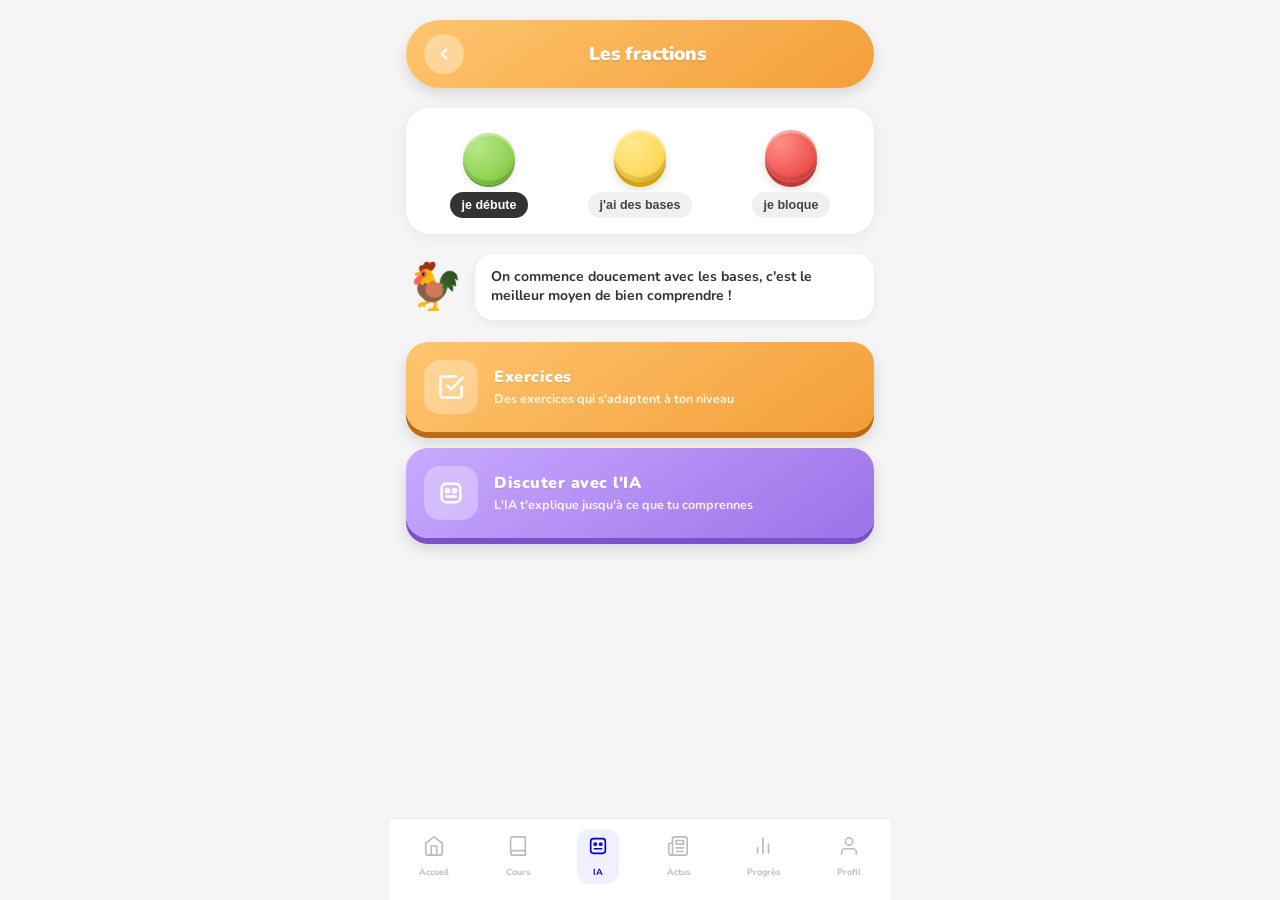
<file: ia.html>
<!DOCTYPE html>
<html lang="fr">
<head>
<meta charset="UTF-8">
<meta name="viewport" content="width=device-width, initial-scale=1.0">
<title>EPPIA - Choix</title>
<style>
    @import url('https://fonts.googleapis.com/css2?family=Nunito:wght@400;600;700;800;900&display=swap');

    * {
        margin: 0;
        padding: 0;
        box-sizing: border-box;
    }

    body {
        font-family: 'Nunito', sans-serif;
        background: #f5f5f5;
        color: #333;
        max-width: 500px;
        margin: 0 auto;
        padding: 20px 16px 90px;
    }

    /* Couleurs du chapitre (ici : fractions — reprises de ta page cours.html) */
    :root {
        --light: #ffc56f;
        --main: #f39f39;
        --dark: #df851f;
        --shadow: #bd6c16;
    }

    /* ===== HEADER PILULE ===== */

    .header {
        background: linear-gradient(145deg, var(--light), var(--main));
        border-radius: 60px;
        padding: 14px 18px;
        display: flex;
        align-items: center;
        gap: 14px;
        margin-bottom: 20px;
        box-shadow: 0 6px 14px rgba(0,0,0,0.12);
    }

    .back-btn {
        width: 40px;
        height: 40px;
        flex-shrink: 0;
        border: none;
        border-radius: 50%;
        background: rgba(255, 255, 255, 0.35);
        display: flex;
        align-items: center;
        justify-content: center;
        cursor: pointer;
        text-decoration: none;
    }

    .back-btn svg {
        width: 18px;
        height: 18px;
        stroke: #fff;
        stroke-width: 3;
        fill: none;
    }

    .chapter-title {
        flex: 1;
        text-align: center;
        font-size: 19px;
        font-weight: 900;
        color: #fff;
        padding-right: 40px;
        text-shadow: 0 2px 0 rgba(0,0,0,0.08);
    }

    /* ===== SÉLECTEUR DE NIVEAU (style 3D, cohérent avec cours.html) ===== */

    .niveau-box {
        background: #fff;
        border-radius: 24px;
        padding: 22px 14px 16px;
        display: flex;
        justify-content: space-around;
        margin-bottom: 20px;
        box-shadow: 0 4px 14px rgba(0,0,0,0.06);
    }

    .niveau-item {
        display: flex;
        flex-direction: column;
        align-items: center;
        gap: 10px;
        cursor: pointer;
        background: none;
        border: none;
    }

    .niveau-circle {
        width: 52px;
        height: 52px;
        border-radius: 50%;
        box-shadow:
            0 5px 0 var(--niveau-shadow),
            0 7px 10px rgba(0,0,0,0.15),
            inset 0 3px 0 rgba(255,255,255,0.35),
            inset 0 -5px 0 rgba(0,0,0,0.10);
        transition: transform 0.1s ease, box-shadow 0.1s ease;
    }

    .niveau-item:active .niveau-circle,
    .niveau-item.selected .niveau-circle {
        transform: translateY(3px);
        box-shadow:
            0 2px 0 var(--niveau-shadow),
            0 3px 6px rgba(0,0,0,0.12),
            inset 0 3px 0 rgba(255,255,255,0.3),
            inset 0 -4px 0 rgba(0,0,0,0.10);
    }

    .niveau-item.vert   { --niveau-shadow: #5a9e2f; }
    .niveau-item.vert   .niveau-circle { background: radial-gradient(circle at 30% 25%, #b6e98a, #8fd14f 65%, #5a9e2f 100%); }

    .niveau-item.jaune  { --niveau-shadow: #d9a400; }
    .niveau-item.jaune  .niveau-circle { background: radial-gradient(circle at 30% 25%, #ffe98f, #ffd95b 65%, #d9a400 100%); }

    .niveau-item.rouge  { --niveau-shadow: #c23a35; }
    .niveau-item.rouge  .niveau-circle { background: radial-gradient(circle at 30% 25%, #ff8f8a, #ef5350 65%, #c23a35 100%); }

    .niveau-label {
        background: #f0f0f0;
        border-radius: 14px;
        padding: 6px 12px;
        font-size: 12.5px;
        font-weight: 800;
        color: #444;
        white-space: nowrap;
    }

    .niveau-item.selected .niveau-label {
        background: #333;
        color: #fff;
    }

    /* ===== MASCOTTE + BULLE ===== */

    .mascot-row {
        display: flex;
        align-items: center;
        gap: 12px;
        margin-bottom: 22px;
    }

    .mascot-emoji {
        font-size: 46px;
        flex-shrink: 0;
        line-height: 1;
    }

    .mascot-bubble {
        flex: 1;
        background: #fff;
        border-radius: 18px;
        padding: 14px 16px;
        font-size: 14px;
        font-weight: 700;
        color: #333;
        line-height: 1.35;
        box-shadow: 0 3px 10px rgba(0,0,0,0.06);
        transition: opacity 0.15s;
    }

    /* ===== CARTES DE CHOIX (style 3D, bien saturé) ===== */

    .choix-card {
        display: flex;
        align-items: center;
        gap: 16px;
        text-decoration: none;
        border-radius: 22px;
        padding: 18px;
        margin-bottom: 16px;
        box-shadow:
            0 6px 0 var(--card-shadow),
            0 10px 16px rgba(0,0,0,0.14);
        transition: transform 0.1s ease, box-shadow 0.1s ease;
    }

    .choix-card:active {
        transform: translateY(5px);
        box-shadow:
            0 1px 0 var(--card-shadow),
            0 4px 8px rgba(0,0,0,0.12);
    }

    .choix-card.quizz {
        background: linear-gradient(145deg, var(--light), var(--main));
        --card-shadow: var(--shadow);
    }

    .choix-card.ia {
        background: linear-gradient(145deg, #c9a9ff, #9c72e8);
        --card-shadow: #7953c7;
    }

    .choix-icon {
        width: 54px;
        height: 54px;
        flex-shrink: 0;
        border-radius: 16px;
        background: rgba(255, 255, 255, 0.3);
        display: flex;
        align-items: center;
        justify-content: center;
    }

    .choix-icon svg {
        width: 28px;
        height: 28px;
        stroke: #fff;
        stroke-width: 2.2;
        fill: none;
    }

    .choix-text { flex: 1; }

    .choix-title {
        font-size: 16px;
        font-weight: 900;
        color: #fff;
        letter-spacing: 0.5px;
        margin-bottom: 2px;
        text-shadow: 0 1px 0 rgba(0,0,0,0.1);
    }

    .choix-desc {
        font-size: 12.5px;
        font-weight: 700;
        color: rgba(255,255,255,0.9);
    }

    /* ===== NAV ===== */

    .nav {
        position: fixed;
        bottom: 0;
        left: 50%;
        transform: translateX(-50%);
        width: 100%;
        max-width: 500px;
        background: #fff;
        border-top: 1px solid #eee;
        display: flex;
        justify-content: space-around;
        padding: 10px 0 16px;
    }

    .nav-item {
        display: flex;
        flex-direction: column;
        align-items: center;
        gap: 3px;
        padding: 6px 10px;
        border-radius: 12px;
        text-decoration: none;
    }

    .nav-item.active { background: #f0f0ff; }

    .nav-icon svg {
        width: 22px;
        height: 22px;
        stroke: #bbb;
        fill: none;
        stroke-width: 1.8;
        stroke-linecap: round;
        stroke-linejoin: round;
    }

    .nav-item.active svg { stroke: #0000cc; }
    .nav-label { font-size: 9px; font-weight: 700; color: #bbb; }
    .nav-item.active .nav-label { color: #0000cc; }

</style>
</head>
<body>

    <!-- HEADER -->
    <div class="header">
        <a class="back-btn" href="cours.html">
            <svg viewBox="0 0 24 24"><path d="M15 18l-6-6 6-6" stroke-linecap="round" stroke-linejoin="round"/></svg>
        </a>
        <div class="chapter-title" id="chapterTitle">Les fractions</div>
    </div>

    <!-- SÉLECTEUR DE NIVEAU -->
    <div class="niveau-box">
        <button class="niveau-item vert selected" onclick="selectionnerNiveau(this, 'debute')">
            <span class="niveau-circle"></span>
            <span class="niveau-label">je débute</span>
        </button>
        <button class="niveau-item jaune" onclick="selectionnerNiveau(this, 'bases')">
            <span class="niveau-circle"></span>
            <span class="niveau-label">j'ai des bases</span>
        </button>
        <button class="niveau-item rouge" onclick="selectionnerNiveau(this, 'bloque')">
            <span class="niveau-circle"></span>
            <span class="niveau-label">je bloque</span>
        </button>
    </div>

    <!-- MASCOTTE -->
    <div class="mascot-row">
        <div class="mascot-emoji">🐓</div>
        <div class="mascot-bubble" id="mascotBubble">
            On commence doucement avec les bases, c'est le meilleur moyen de bien comprendre !
        </div>
    </div>

    <!-- CARTES DE CHOIX -->
    <a class="choix-card quizz" href="exercice.html">
        <div class="choix-icon">
            <svg viewBox="0 0 24 24"><path d="M9 11l3 3L22 4" stroke-linecap="round" stroke-linejoin="round"/><path d="M21 12v7a2 2 0 0 1-2 2H5a2 2 0 0 1-2-2V5a2 2 0 0 1 2-2h11" stroke-linecap="round" stroke-linejoin="round"/></svg>
        </div>
        <div class="choix-text">
            <div class="choix-title">Exercices</div>
            <div class="choix-desc">Des exercices qui s'adaptent à ton niveau</div>
        </div>
    </a>

    <a class="choix-card ia" href="chat.html">
        <div class="choix-icon">
            <svg viewBox="0 0 24 24"><rect x="4" y="4" width="16" height="16" rx="4"/><circle cx="9" cy="10" r="1.3"/><circle cx="15" cy="10" r="1.3"/><path d="M8 15h8" stroke-linecap="round"/></svg>
        </div>
        <div class="choix-text">
            <div class="choix-title">Discuter avec l'IA</div>
            <div class="choix-desc">L'IA t'explique jusqu'à ce que tu comprennes</div>
        </div>
    </a>

    <!-- NAV -->
    <nav class="nav">
        <a href="accueil.html" class="nav-item">
            <span class="nav-icon"><svg viewBox="0 0 24 24"><path d="M3 9l9-7 9 7v11a2 2 0 0 1-2 2H5a2 2 0 0 1-2-2z"/><polyline points="9 22 9 12 15 12 15 22"/></svg></span>
            <span class="nav-label">Accueil</span>
        </a>
        <a href="cours.html" class="nav-item">
            <span class="nav-icon"><svg viewBox="0 0 24 24"><path d="M4 19.5A2.5 2.5 0 0 1 6.5 17H20"/><path d="M6.5 2H20v20H6.5A2.5 2.5 0 0 1 4 19.5v-15A2.5 2.5 0 0 1 6.5 2z"/></svg></span>
            <span class="nav-label">Cours</span>
        </a>
        <a href="ia.html" class="nav-item active">
            <span class="nav-icon"><svg viewBox="0 0 24 24"><rect x="4" y="4" width="16" height="16" rx="3"/><circle cx="9" cy="10" r="1.2"/><circle cx="15" cy="10" r="1.2"/><path d="M8 15h8"/></svg></span>
            <span class="nav-label">IA</span>
        </a>
        <a href="actualites.html" class="nav-item">
            <span class="nav-icon"><svg viewBox="0 0 24 24"><path d="M4 22h16a2 2 0 0 0 2-2V4a2 2 0 0 0-2-2H8a2 2 0 0 0-2 2v16a2 2 0 0 1-2 2zm0 0a2 2 0 0 1-2-2v-9c0-1.1.9-2 2-2h2"/><path d="M18 14h-8M18 18h-8M10 6h8v4h-8z"/></svg></span>
            <span class="nav-label">Actus</span>
        </a>
        <a href="progression.html" class="nav-item">
            <span class="nav-icon"><svg viewBox="0 0 24 24"><line x1="18" y1="20" x2="18" y2="10"/><line x1="12" y1="20" x2="12" y2="4"/><line x1="6" y1="20" x2="6" y2="14"/></svg></span>
            <span class="nav-label">Progrès</span>
        </a>
        <a href="profil.html" class="nav-item">
            <span class="nav-icon"><svg viewBox="0 0 24 24"><path d="M20 21v-2a4 4 0 0 0-4-4H8a4 4 0 0 0-4 4v2"/><circle cx="12" cy="7" r="4"/></svg></span>
            <span class="nav-label">Profil</span>
        </a>
    </nav>

    <script>
        const messages = {
            debute: "On commence doucement avec les bases, c'est le meilleur moyen de bien comprendre !",
            bases: "Parfait, on va consolider ça et passer directement aux choses un peu plus solides.",
            bloque: "Pas de panique ! On reprend calmement depuis le début, étape par étape, avec moi."
        };

        function selectionnerNiveau(btn, niveau) {
            document.querySelectorAll('.niveau-item').forEach(b => b.classList.remove('selected'));
            btn.classList.add('selected');

            const bulle = document.getElementById('mascotBubble');
            bulle.style.opacity = 0;
            setTimeout(() => {
                bulle.textContent = messages[niveau];
                bulle.style.opacity = 1;
            }, 120);
        }

        /* ===== PALETTE DE COULEURS (tourne en boucle automatiquement) =====
           Reprend les couleurs déjà utilisées dans cours.html.
           Ajoute d'autres jeux de couleurs ici si tu veux plus de variété —
           une fois la palette épuisée, ça recommence au premier set tout seul. */
        const palette = [
            { light: "#ffc56f", main: "#f39f39", dark: "#df851f", shadow: "#bd6c16" }, // orange (fractions)
            { light: "#fff8cf", main: "#fff1a7", dark: "#e5d36c", shadow: "#c5b544" }, // jaune (équations)
            { light: "#d5baff", main: "#b890ff", dark: "#9c72e8", shadow: "#7953c7" }, // violet (géométrie)
            { light: "#f5b7df", main: "#ed98cf", dark: "#d879b8", shadow: "#b75b98" }, // rose (statistiques)
            { light: "#a9d8ff", main: "#64a9fd", dark: "#468de0", shadow: "#3470b8" }, // bleu (fonctions)
            { light: "#d875a5", main: "#b8447e", dark: "#963362", shadow: "#702348" }, // bordeaux (trigonométrie)
            { light: "#ff8f8a", main: "#ef5350", dark: "#c23a35", shadow: "#8f241f" }, // rouge (probabilités)
            { light: "#b6a4ff", main: "#7a63f5", dark: "#5a46c7", shadow: "#3e3091" }, // indigo (calcul littéral)
            { light: "#b6e98a", main: "#8fd14f", dark: "#5a9e2f", shadow: "#3f7a1e" }  // vert (ex: grammaire)
        ];

        /* Noms de chapitres encore à part, car le nom affiché n'est pas
           déductible du slug tout seul (accents, pluriel, etc.) */
        const noms = {
            fractions: "Les fractions",
            equations: "Les équations",
            geometrie: "Géométrie",
            statistiques: "Statistiques",
            fonctions: "Fonctions",
            trigonometrie: "Trigonométrie",
            probabilites: "Probabilités",
            "calcul-litteral": "Calcul littéral",
            grammaire: "Grammaire"
            // Ajoute ici le nom affiché de chaque nouveau chapitre.
            // Si un slug n'a pas d'entrée, son nom de slug est utilisé tel quel.
        };

        /* Transforme le nom du chapitre en un nombre stable (toujours le même
           pour un même nom), pour piocher une couleur dans la palette.
           → chaque chapitre garde TOUJOURS la même couleur, et la palette
           tourne en boucle automatiquement une fois tous les sets utilisés. */
        function hashSlug(str) {
            let h = 0;
            for (let i = 0; i < str.length; i++) {
                h = (h * 31 + str.charCodeAt(i)) >>> 0;
            }
            return h;
        }

        (function appliquerChapitre() {
            const params = new URLSearchParams(window.location.search);
            const slug = params.get('chapitre') || 'fractions';

            const index = hashSlug(slug) % palette.length;
            const data = palette[index];
            const nom = noms[slug] || slug;

            document.documentElement.style.setProperty('--light', data.light);
            document.documentElement.style.setProperty('--main', data.main);
            document.documentElement.style.setProperty('--dark', data.dark);
            document.documentElement.style.setProperty('--shadow', data.shadow);

            document.getElementById('chapterTitle').textContent = nom;
        })();
    </script>

</body>
</html>
</file>
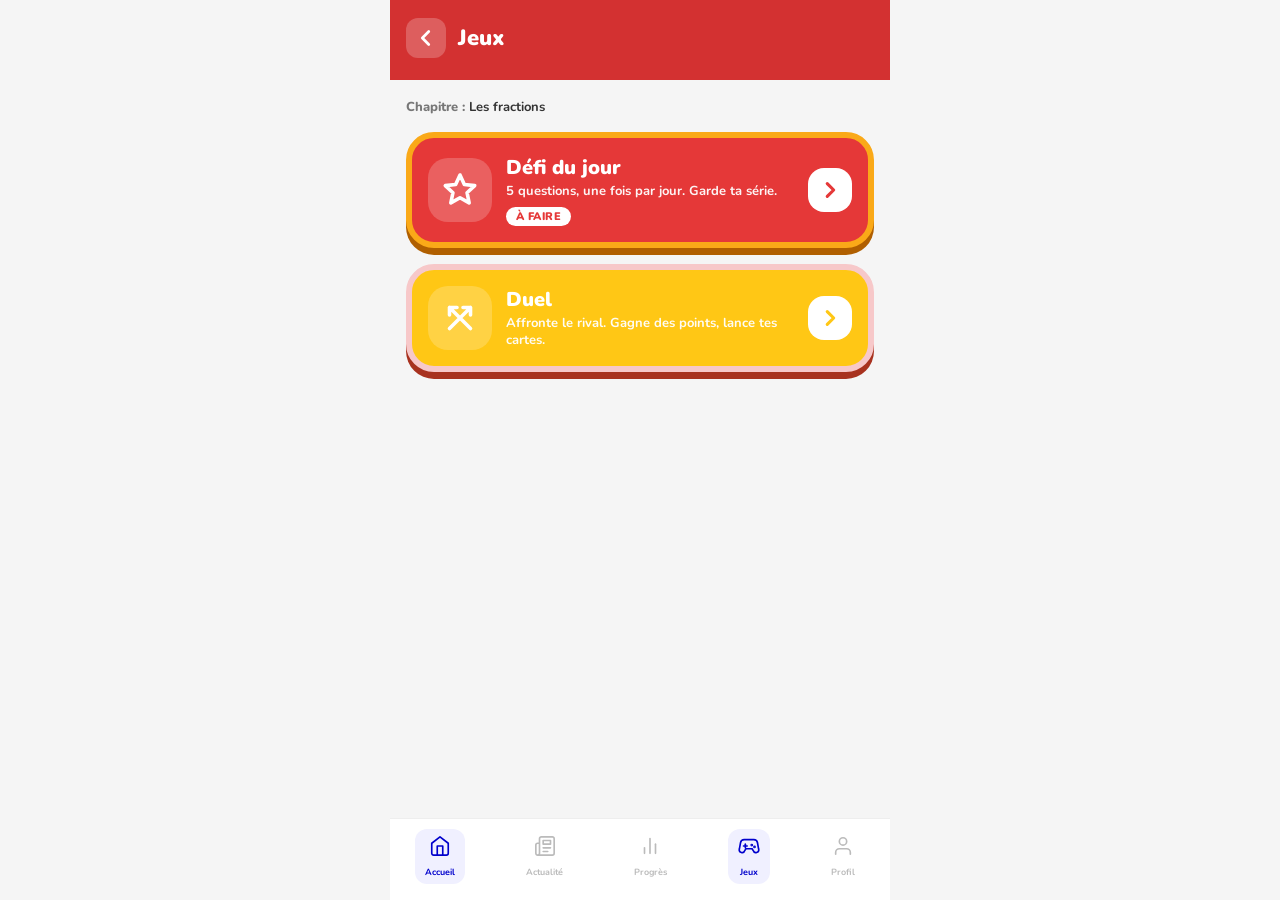
<file: jeux.html>
<!DOCTYPE html>
<html lang="fr">
<head>
<meta charset="UTF-8">
<meta name="viewport" content="width=device-width, initial-scale=1.0">
<title>EPPIA - Jeux</title>
<style>
    @import url('https://fonts.googleapis.com/css2?family=Nunito:wght@400;600;700;800;900&display=swap');
    * { margin: 0; padding: 0; box-sizing: border-box; }
    body { font-family: 'Nunito', sans-serif; background: #f5f5f5; color: #333; max-width: 500px; margin: 0 auto; min-height: 100vh; padding-bottom: 40px; }

    header { background: #d33131; color: #fff; padding: 18px 16px 22px; display: flex; align-items: center; gap: 12px; }
    .back-btn { width: 40px; height: 40px; border-radius: 12px; background: rgba(255,255,255,0.22); display: flex; align-items: center; justify-content: center; flex-shrink: 0; }
    .back-btn svg { width: 22px; height: 22px; stroke: #fff; stroke-width: 3; fill: none; stroke-linecap: round; stroke-linejoin: round; }
    .back-btn:focus-visible, .jeu:focus-visible { outline: 4px solid #0000cc; outline-offset: 3px; }
    header h1 { font-size: 22px; font-weight: 900; }
    .serie { margin-left: auto; display: none; align-items: center; gap: 4px; background: #fff; color: #e07b00; border-radius: 14px; padding: 5px 10px; font-weight: 900; font-size: 15px; }
    .serie.visible { display: flex; }
    .serie svg { width: 18px; height: 18px; fill: #ff9600; }

    main { padding: 18px 16px; display: flex; flex-direction: column; gap: 16px; }
    .chapitre { font-size: 13px; font-weight: 800; color: #777; }
    .chapitre b { color: #333; }

    .jeu {
        display: flex; align-items: center; gap: 14px; text-decoration: none; color: #fff;
        background: var(--fond); border: 6px solid var(--bord); border-radius: 28px;
        box-shadow: 0 7px 0 var(--ombre); padding: 16px 16px;
    }
    .jeu:active { transform: translateY(4px); box-shadow: 0 3px 0 var(--ombre); }
    .jeu .ico { width: 64px; height: 64px; border-radius: 20px; background: rgba(255,255,255,0.2); display: flex; align-items: center; justify-content: center; flex-shrink: 0; }
    .jeu .ico svg { width: 36px; height: 36px; fill: none; stroke: #fff; stroke-width: 2.4; stroke-linecap: round; stroke-linejoin: round; }
    .jeu .txt { flex: 1; min-width: 0; }
    .jeu h2 { font-size: 20px; font-weight: 900; margin-bottom: 2px; }
    .jeu p { font-size: 13px; font-weight: 700; line-height: 1.35; opacity: 0.95; }
    .jeu .etat { display: inline-block; margin-top: 6px; background: #fff; color: var(--fond); font-size: 11px; font-weight: 900; padding: 2px 10px; border-radius: 10px; text-transform: uppercase; letter-spacing: .04em; }
    .jeu .go { width: 44px; height: 44px; border-radius: 16px; background: #fff; display: flex; align-items: center; justify-content: center; flex-shrink: 0; }
    .jeu .go svg { width: 22px; height: 22px; stroke: var(--fond); stroke-width: 3.4; fill: none; stroke-linecap: round; stroke-linejoin: round; }

    .duel  { --fond: #ffc715; --bord: #f7c8c9; --ombre: #a8321f; }
    .defi  { --fond: #e53838; --bord: #faa918; --ombre: #b05f00; }
    .nav { position: fixed; bottom: 0; left: 50%; transform: translateX(-50%); width: 100%; max-width: 500px; background: #fff; border-top: 1px solid #eee; display: flex; justify-content: space-around; padding: 10px 0 16px; z-index: 100; }
    .nav-item { display: flex; flex-direction: column; align-items: center; gap: 3px; padding: 6px 10px; border-radius: 12px; cursor: pointer; text-decoration: none; }
    .nav-item.active { background: #f0f0ff; }
    .nav-icon svg { width: 22px; height: 22px; stroke: #bbb; fill: none; stroke-width: 1.8; stroke-linecap: round; stroke-linejoin: round; }
    .nav-item.active svg { stroke: #0000cc; }
    .nav-label { font-size: 9px; font-weight: 700; color: #bbb; }
    .nav-item.active .nav-label { color: #0000cc; }
    
    @media (prefers-reduced-motion: reduce) { * { transition: none !important; animation: none !important; } }
    
</style>
</head>
<body>
    <header>
        <a class="back-btn" href="accueil.html" aria-label="Retour"><svg viewBox="0 0 24 24"><path d="M15 5l-7 7 7 7"/></svg></a>
        <h1>Jeux</h1>
        <div class="serie" id="serie" aria-label="Série de jours"><svg viewBox="0 0 24 24" aria-hidden="true"><path d="M12 2c1 4-3 5.5-3 9.5A3 3 0 0012 15a3 3 0 003-3.2c0-1-.4-1.8-1-2.6 3 1 5 3.7 5 7.3A7 7 0 015 16.5C5 11 10 9 12 2z"/></svg><span id="serieNb">0</span></div>
    </header>

    <main>
        <div class="chapitre">Chapitre : <b id="chapitreNom">Les fractions</b></div>

        <a class="jeu defi" id="lienDefi" href="defi.html">
            <div class="ico"><svg viewBox="0 0 24 24" aria-hidden="true"><path d="M12 2l2.9 6.3 6.9.8-5.1 4.700 1.400 6.800L12 17.200 5.900 20.600l1.400-6.800L2.200 9.100l6.900-.8z"/></svg></div>
            <div class="txt"><h2>Défi du jour</h2><p>5 questions, une fois par jour. Garde ta série.</p><span class="etat" id="etatDefi">À faire</span></div>
            <div class="go"><svg viewBox="0 0 24 24" aria-hidden="true"><path d="M9 5l7 7-7 7"/></svg></div>
        </a>

        <a class="jeu duel" id="lienDuel" href="duel.html">
            <div class="ico"><svg viewBox="0 0 24 24" aria-hidden="true"><path d="M5 19L19 5M14 5h5v5M5 5l14 14M5 10V5h5"/></svg></div>
            <div class="txt"><h2>Duel</h2><p>Affronte le rival. Gagne des points, lance tes cartes.</p></div>
            <div class="go"><svg viewBox="0 0 24 24" aria-hidden="true"><path d="M9 5l7 7-7 7"/></svg></div>
        </a>
    </main>
     <div class="nav">
        <a class="nav-item active" href="accueil.html">
            <div class="nav-icon">
                <svg viewBox="0 0 24 24">
                    <path d="M3 9l9-7 9 7v11a2 2 0 01-2 2H5a2 2 0 01-2-2z"/>
                    <polyline points="9 22 9 12 15 12 15 22"/>
                </svg>
            </div>
            <div class="nav-label">Accueil</div>
        </a>
        <a class="nav-item" href="actualites.html">
            <div class="nav-icon">
                <svg viewBox="0 0 24 24">
                    <path d="M4 22h16a2 2 0 002-2V4a2 2 0 00-2-2H8a2 2 0 00-2 2v16a2 2 0 01-2 2zm0 0a2 2 0 01-2-2v-9c0-1.1.9-2 2-2h2"/>
                    <path d="M18 14h-8M15 18h-5M10 6h8v4h-8z"/>
                </svg>
            </div>
            <div class="nav-label">Actualité</div>
        </a>
        <a class="nav-item" href="progression.html">
            <div class="nav-icon">
                <svg viewBox="0 0 24 24">
                    <line x1="18" y1="20" x2="18" y2="10"/>
                    <line x1="12" y1="20" x2="12" y2="4"/>
                    <line x1="6" y1="20" x2="6" y2="14"/>
                </svg>
            </div>
            <div class="nav-label">Progrès</div>
        </a>
         <a class="nav-item active" href="jeux.html" aria-current="page">
            <div class="nav-icon"><svg viewBox="0 0 24 24">
                <line x1="6" y1="12" x2="10" y2="12"/>
                <line x1="8" y1="10" x2="8" y2="14"/>
                <circle cx="15" cy="11" r="0.6"/><circle cx="18" cy="13" r="0.6"/>
                <path d="M17.3 5H6.7a4 4 0 00-3.9 3.200L1.500 15.300A3 3 0 007.400 17l1.200-2h6.800l1.200 2a3 3 0 005.900-1.700l-1.300-7.100A4 4 0 0017.300 5z"/>
            </svg>
            </div>
            <div class="nav-label">Jeux</div>
        </a>
        <a class="nav-item" href="profil.html">
            <div class="nav-icon">
                <svg viewBox="0 0 24 24">
                    <path d="M20 21v-2a4 4 0 00-4-4H8a4 4 0 00-4 4v2"/>
                    <circle cx="12" cy="7" r="4"/>
                </svg>
            </div>
            <div class="nav-label">Profil</div>
        </a>
    </div>

    <script>
        const noms = { fractions: "Les fractions" };   // ajoute ici les noms de tes chapitres (comme dans ia.html)
        const params = new URLSearchParams(location.search);
        let slug = params.get("chapitre");
        try { if (slug) localStorage.setItem("chapitre_courant", slug); else slug = localStorage.getItem("chapitre_courant"); } catch (e) {}
        slug = slug || "fractions";
        document.getElementById("chapitreNom").textContent = noms[slug] || slug;
        const q = "?chapitre=" + encodeURIComponent(slug) + "&niveau=debute";
        ["lienDefi", "lienDuel"].forEach(id => { const a = document.getElementById(id); a.href = a.getAttribute("href").split("?")[0] + q; });

        function jourLocal(d) { return d.getFullYear() + "-" + String(d.getMonth() + 1).padStart(2, "0") + "-" + String(d.getDate()).padStart(2, "0"); }
        try {
            const serie = parseInt(localStorage.getItem("serie_jours"), 10) || 0;
            const dernier = localStorage.getItem("defi_dernier_jour");
            const fait = dernier === jourLocal(new Date());
            const hier = dernier === jourLocal(new Date(Date.now() - 86400000));
            if (serie > 0 && (fait || hier)) { document.getElementById("serieNb").textContent = serie; document.getElementById("serie").classList.add("visible"); }
            if (fait) document.getElementById("etatDefi").textContent = "Fait aujourd'hui";
        } catch (e) {}
    </script>
</body>
</html>
</file>
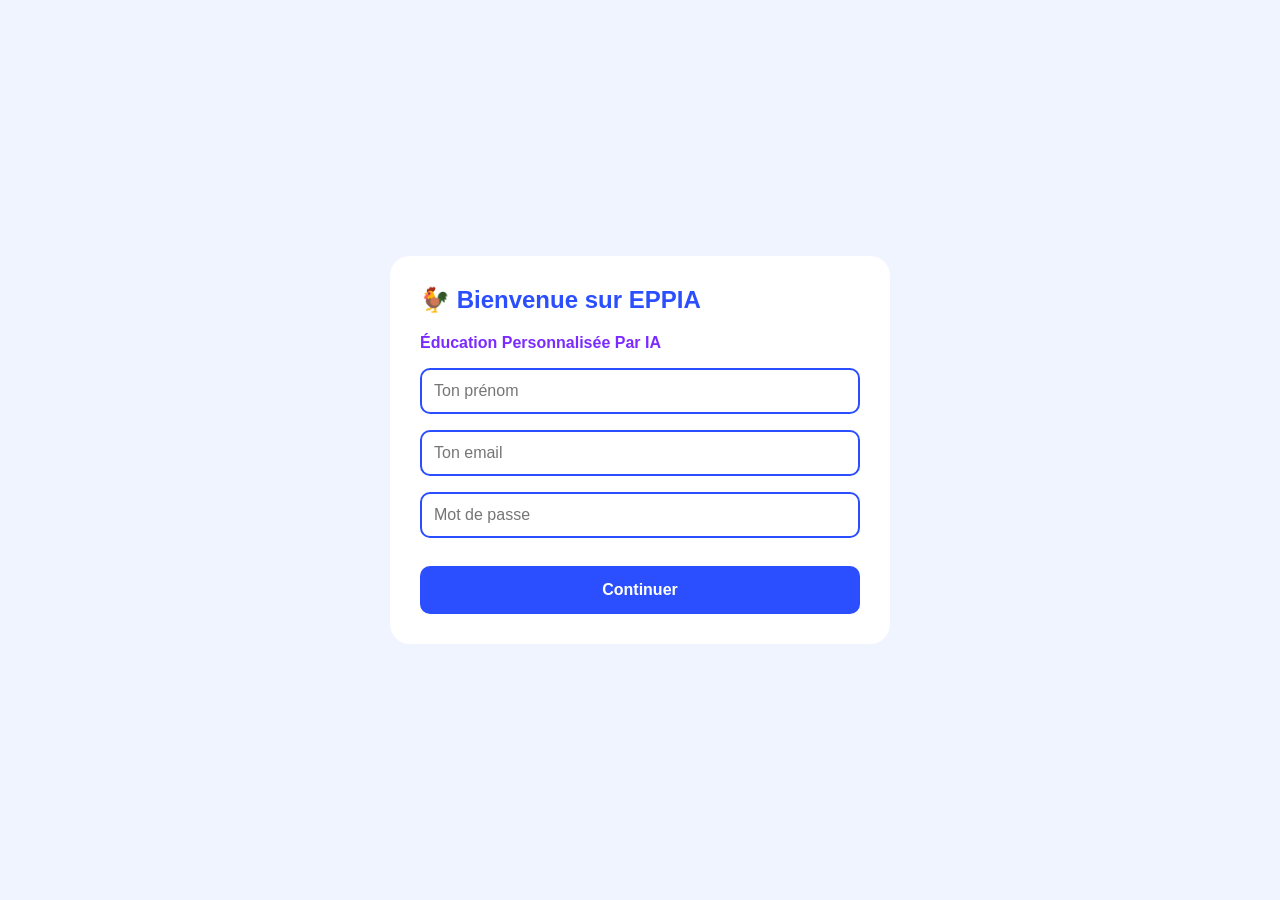
<file: onboarding.html>
<!DOCTYPE html>
<html lang="fr">
<head>
    <meta charset="UTF-8">
    <meta name="viewport" content="width=device-width, initial-scale=1.0">
    <title>EPPIA - Inscription</title>
    <style>
        * { margin: 0; padding: 0; box-sizing: border-box; font-family: Arial, sans-serif; }
        body { background-color: #f0f4ff; display: flex; justify-content: center; align-items: center; min-height: 100vh; padding: 20px; }
        .etape { background: white; border-radius: 20px; padding: 30px; width: 100%; max-width: 500px; }
        .cache { display: none; }
        h1 { color: #2B4EFF; margin-bottom: 20px; font-size: 1.5rem; }
        p { color: #7B2BFF; font-weight: bold; margin: 15px 0 8px 0; }
        input, select { width: 100%; padding: 12px; margin: 8px 0; border: 2px solid #2B4EFF; border-radius: 10px; font-size: 1rem; }
        button { width: 100%; padding: 15px; margin-top: 20px; background-color: #2B4EFF; color: white; border: none; border-radius: 10px; font-size: 1rem; font-weight: bold; cursor: pointer; }
        button:hover { background-color: #7B2BFF; }
        label { display: block; margin: 8px 0; font-size: 1rem; color: #333; }
        label input { width: auto; margin-right: 8px; }
    </style>
</head>
<body>

    <div id="etape1" class="etape">
        <h1>🐓 Bienvenue sur EPPIA</h1>
        <p>Éducation Personnalisée Par IA</p>
        <input type="text" id="prenom" placeholder="Ton prénom">
        <input type="email" id="email" placeholder="Ton email">
        <input type="password" id="mdp" placeholder="Mot de passe">
        <button onclick="allerEtape(2)">Continuer</button>
    </div>

    <div id="etape2" class="etape cache">
        <h1>Tu es en quelle classe ?</h1>
        <select id="niveau" onchange="afficherClasses()">
            <option value="">-- Choisis ton niveau --</option>
            <option value="college">Collège</option>
            <option value="lycee_general">Lycée Général</option>
            <option value="lycee_techno">Lycée Technologique</option>
            <option value="lycee_pro">Lycée Professionnel</option>
        </select>
        <select id="classes_college" class="cache">
            <option value="">-- Ta classe --</option>
            <option value="6eme">6ème</option>
            <option value="5eme">5ème</option>
            <option value="4eme">4ème</option>
            <option value="3eme">3ème</option>
        </select>
        <select id="classes_lycee_general" class="cache">
            <option value="">-- Ta classe --</option>
            <option value="seconde">Seconde</option>
            <option value="premiere">Première</option>
            <option value="terminale">Terminale</option>
        </select>
        <select id="classes_lycee_techno" class="cache">
            <option value="">-- Ta classe --</option>
            <option value="seconde_techno">Seconde</option>
            <option value="premiere_techno">Première</option>
            <option value="terminale_techno">Terminale</option>
        </select>
        <select id="classes_lycee_pro" class="cache">
            <option value="">-- Ta classe --</option>
            <option value="seconde_pro">Seconde Pro</option>
            <option value="premiere_pro">Première Pro</option>
            <option value="terminale_pro">Terminale Pro</option>
        </select>
        <button onclick="afficherEtape3()">Continuer</button>
    </div>

    <div id="etape3" class="etape cache">
        <div id="specialites_general" class="cache">
            <h1>Tes spécialités</h1>
            <label><input type="checkbox" value="maths"onchange="limiterSpecialites()"> Mathématiques</label>
            <label><input type="checkbox" value="physique"onchange="limiterSpecialites()"> Physique-Chimie</label>
            <label><input type="checkbox" value="svt"onchange="limiterSpecialites()"> SVT</label>
            <label><input type="checkbox" value="ses"onchange="limiterSpecialites()"> SES</label>
            <label><input type="checkbox" value="hggsp"onchange="limiterSpecialites()"> HGGSP</label>
            <label><input type="checkbox" value="hlp"onchange="limiterSpecialites()"> HLP</label>
            <label><input type="checkbox" value="nsi"onchange="limiterSpecialites()"> NSI</label>
            <label><input type="checkbox" value="llcer"onchange="limiterSpecialites()"> LLCER</label>
            <label><input type="checkbox" value="amc"onchange="limiterSpecialites()"> AMC</label>
            <label><input type="checkbox" value="arts"onchange="limiterSpecialites()"> Arts</label>
            <label><input type="checkbox" value="eppcs"onchange="limiterSpecialites()"> EPPCS</label>
        </div>
        <div id="filieres_techno" class="cache">
            <h1>Ta filière</h1>
            <select id="filiere_techno">
                <option value="">-- Ta filière --</option>
                <option value="stmg">STMG</option>
                <option value="sti2d">STI2D</option>
                <option value="st2s">ST2S</option>
                <option value="stl">STL</option>
                <option value="stav">STAV</option>
            </select>
        </div>
        <div id="filieres_pro" class="cache">
            <h1>Ta filière métier</h1>
            <select id="filiere_pro">
                <option value="">-- Ta filière --</option>
                <optgroup label="Commerce & Gestion">
                    <option value="vente">Vente</option>
                    <option value="commerce">Commerce</option>
                    <option value="comptabilite">Comptabilité</option>
                    <option value="arcu">Accueil / ARCU</option>
                </optgroup>
                <optgroup label="Bâtiment & Travaux">
                    <option value="maconnerie">Maçonnerie</option>
                    <option value="electricite">Électricité</option>
                    <option value="plomberie">Plomberie</option>
                    <option value="menuiserie">Menuiserie</option>
                </optgroup>
                <optgroup label="Restauration & Hôtellerie">
                    <option value="cuisine">Cuisine</option>
                    <option value="service">Service en salle</option>
                    <option value="hebergement">Hébergement</option>
                </optgroup>
                <optgroup label="Santé & Social">
                    <option value="assp">ASSP</option>
                    <option value="sapat">SAPAT</option>
                </optgroup>
                <optgroup label="Numérique & Informatique">
                    <option value="sn">Systèmes Numériques</option>
                    <option value="ciel">CIEL</option>
                </optgroup>
                <optgroup label="Mécanique & Auto">
                    <option value="maintenance_auto">Maintenance Véhicules</option>
                    <option value="carrosserie">Carrosserie</option>
                </optgroup>
                <optgroup label="Mode & Beauté">
                    <option value="coiffure">Coiffure</option>
                    <option value="esthetique">Esthétique</option>
                    <option value="couture">Couture</option>
                </optgroup>
            </select>
        </div>
        <button onclick="afficherMatieres()">Continuer</button>
    </div>

    <div id="etape4" class="etape cache">
        <h1>Quelles matières te posent problème ?</h1>
        <div id="matieres_college" class="cache">
            <label><input type="checkbox" value="maths"> Mathématiques</label>
            <label><input type="checkbox" value="francais"> Français</label>
            <label><input type="checkbox" value="histoire"> Histoire-Géographie</label>
            <label><input type="checkbox" value="svt"> SVT</label>
            <label><input type="checkbox" value="physique"> Physique-Chimie</label>
            <label><input type="checkbox" value="anglais"> Anglais</label>
            <label><input type="checkbox" value="espagnol"> Espagnol</label>
            <label><input type="checkbox" value="allemand"> Allemand</label>
            <label><input type="checkbox" value="technologie"> Technologie</label>
            <label><input type="checkbox" value="arts_plastiques"> Arts Plastiques</label>
            <label><input type="checkbox" value="musique"> Musique</label>
            <label><input type="checkbox" value="eps"> EPS</label>
        </div>
        <div id="matieres_general" class="cache">
            <p>Matières communes</p>
            <label><input type="checkbox" value="francais"> Français</label>
            <label><input type="checkbox" value="histoire"> Histoire-Géographie</label>
            <label><input type="checkbox" value="anglais"> Anglais</label>
            <label><input type="checkbox" value="philo"> Philosophie</label>
            <label><input type="checkbox" value="eps"> EPS</label>
            <p>Tes spécialités</p>
            <label><input type="checkbox" value="maths"> Mathématiques</label>
            <label><input type="checkbox" value="physique"> Physique-Chimie</label>
            <label><input type="checkbox" value="svt"> SVT</label>
            <label><input type="checkbox" value="ses"> SES</label>
            <label><input type="checkbox" value="hggsp"> HGGSP</label>
            <label><input type="checkbox" value="hlp"> HLP</label>
            <label><input type="checkbox" value="nsi"> NSI</label>
            <label><input type="checkbox" value="llcer"> LLCER</label>
            <label><input type="checkbox" value="amc"> AMC</label>
            <label><input type="checkbox" value="arts"> Arts</label>
            <label><input type="checkbox" value="eppcs"> EPPCS</label>
        </div>
        <div id="matieres_techno" class="cache">
            <p>Matières communes</p>
            <label><input type="checkbox" value="francais"> Français</label>
            <label><input type="checkbox" value="maths"> Mathématiques</label>
            <label><input type="checkbox" value="anglais"> Anglais</label>
            <label><input type="checkbox" value="histoire"> Histoire-Géographie</label>
            <label><input type="checkbox" value="philo"> Philosophie</label>
            <p>Matières spécifiques</p>
            <label><input type="checkbox" value="management"> Management</label>
            <label><input type="checkbox" value="economie"> Économie-Droit</label>
            <label><input type="checkbox" value="sciences_gestion"> Sciences de Gestion</label>
            <label><input type="checkbox" value="ingenierie"> Ingénierie</label>
            <label><input type="checkbox" value="physique_chimie"> Physique-Chimie</label>
            <label><input type="checkbox" value="biologie"> Biologie</label>
            <label><input type="checkbox" value="sciences_sociales"> Sciences Sociales</label>
        </div>
        <div id="matieres_pro" class="cache">
            <p>Matières générales</p>
            <label><input type="checkbox" value="francais"> Français</label>
            <label><input type="checkbox" value="maths"> Mathématiques</label>
            <label><input type="checkbox" value="anglais"> Anglais</label>
            <label><input type="checkbox" value="histoire"> Histoire-Géographie</label>
            <label><input type="checkbox" value="eps"> EPS</label>
            <p>Matières professionnelles</p>
            <label><input type="checkbox" value="psp"> PSP</label>
            <label><input type="checkbox" value="culture_generale"> Culture Générale</label>
            <label><input type="checkbox" value="pratique_pro"> Pratique Professionnelle</label>
        </div>
        <button onclick="window.location.href='accueil.html'">Commencer EPPIA ! 🐓</button>
    </div>

    <script>
        function allerEtape(numero) {
            document.querySelectorAll('.etape').forEach(function(etape) {
                etape.classList.add('cache')
            })
            document.getElementById('etape' + numero).classList.remove('cache')
        }

        function afficherClasses() {
            let niveau = document.getElementById('niveau').value
            document.getElementById('classes_college').classList.add('cache')
            document.getElementById('classes_lycee_general').classList.add('cache')
            document.getElementById('classes_lycee_techno').classList.add('cache')
            document.getElementById('classes_lycee_pro').classList.add('cache')
            if (niveau === 'college') {
                document.getElementById('classes_college').classList.remove('cache')
            } else if (niveau === 'lycee_general') {
                document.getElementById('classes_lycee_general').classList.remove('cache')
            } else if (niveau === 'lycee_techno') {
                document.getElementById('classes_lycee_techno').classList.remove('cache')
            } else if (niveau === 'lycee_pro') {
                document.getElementById('classes_lycee_pro').classList.remove('cache')
            }
        }

        function afficherEtape3() {
            let niveau = document.getElementById('niveau').value
            document.getElementById('specialites_general').classList.add('cache')
            document.getElementById('filieres_techno').classList.add('cache')
            document.getElementById('filieres_pro').classList.add('cache')
            if (niveau === 'lycee_general') {
                document.getElementById('specialites_general').classList.remove('cache')
                allerEtape(3)
            } else if (niveau === 'lycee_techno') {
                document.getElementById('filieres_techno').classList.remove('cache')
                allerEtape(3)
            } else if (niveau === 'lycee_pro') {
                document.getElementById('filieres_pro').classList.remove('cache')
                allerEtape(3)
            } else if (niveau === 'college') {
                afficherMatieres()
            }
        }

        function afficherMatieres() {
            let niveau = document.getElementById('niveau').value
            document.getElementById('matieres_college').classList.add('cache')
            document.getElementById('matieres_general').classList.add('cache')
            document.getElementById('matieres_techno').classList.add('cache')
            document.getElementById('matieres_pro').classList.add('cache')
            if (niveau === 'college') {
                document.getElementById('matieres_college').classList.remove('cache')
            } else if (niveau === 'lycee_general') {
                document.getElementById('matieres_general').classList.remove('cache')
            } else if (niveau === 'lycee_techno') {
                document.getElementById('matieres_techno').classList.remove('cache')
            } else if (niveau === 'lycee_pro') {
                document.getElementById('matieres_pro').classList.remove('cache')
            }
            allerEtape(4)
        }
        function limiterSpecialites() {
            let cases = document.querySelectorAll('#specialites_general input[type="checkbox"]')
            let nombreCoches = 0
            cases.forEach(function(uneCase) {
                if (uneCase.checked) { nombreCoches++ }
            })
            cases.forEach(function(uneCase) {
                if (!uneCase.checked && nombreCoches >= 3) {
                    uneCase.disabled = true
                } else {
                    uneCase.disabled = false
                }
            })
        }
    </script>
    <nav>
        <a href="onboarding.html"</a>
        <a href="accueil.html"></a>
        <a href="actualités.html"></a>
        <a href="progrés.html"></a>
        <a href="jeux.html"></a>
        <a href="profil.html"></a>
    </nav>
</body>
</html>
</file>
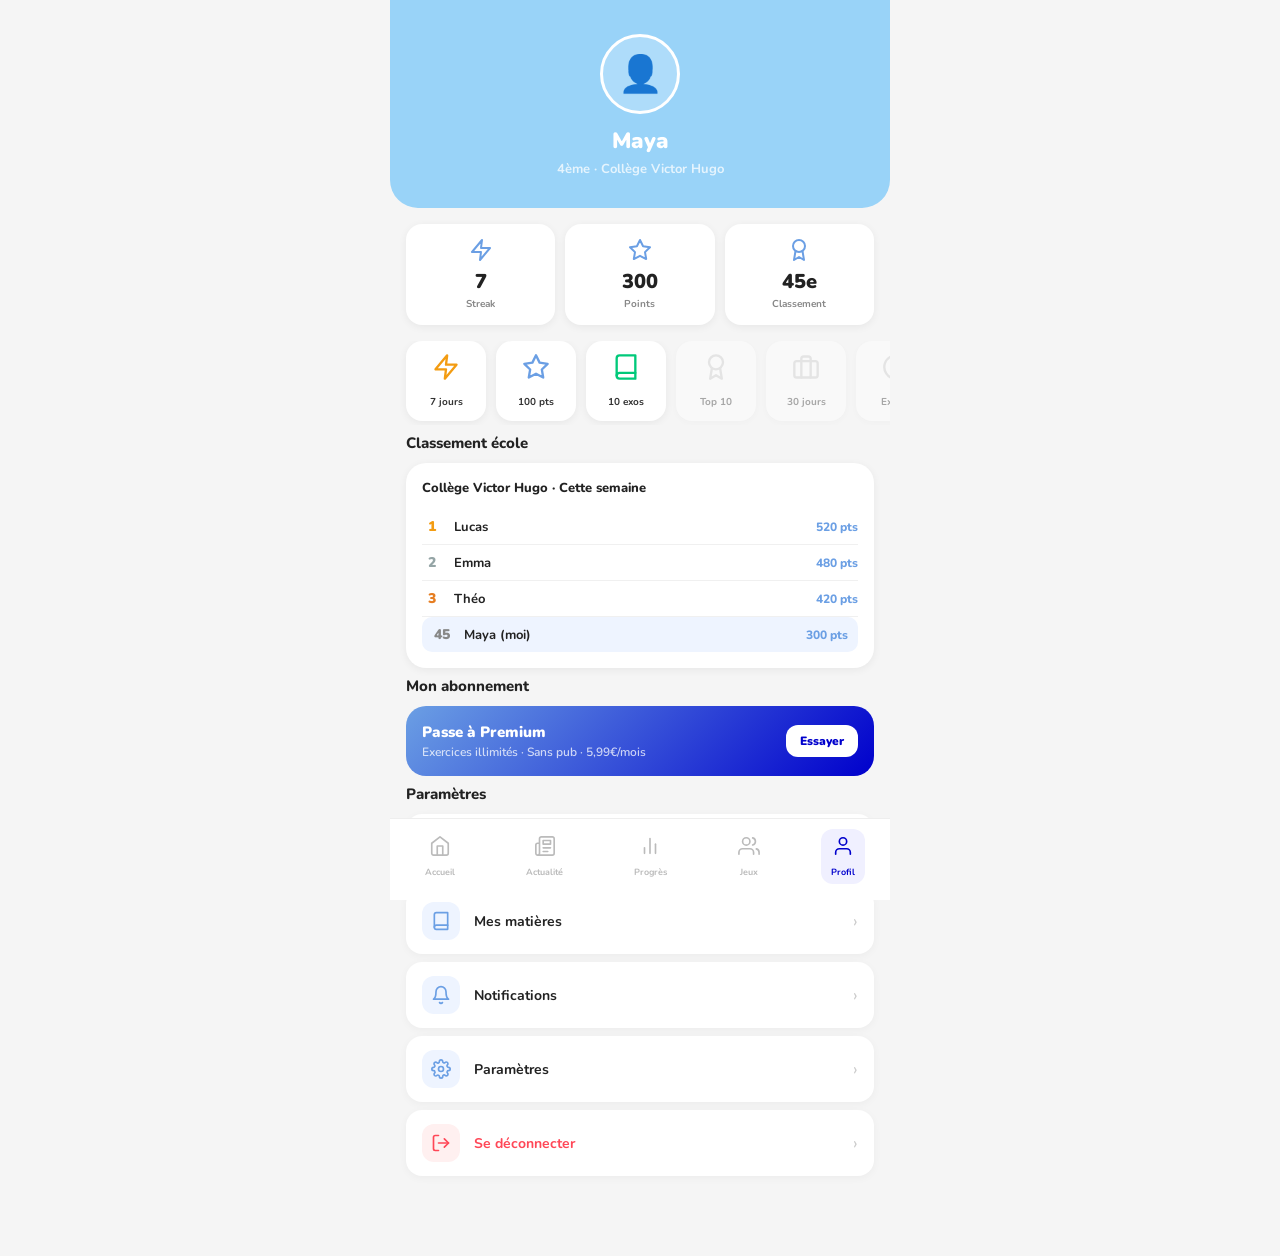
<file: profil.html>
<!DOCTYPE html>
<html lang="fr">
<head>
    <meta charset="UTF-8">
    <meta name="viewport" content="width=device-width, initial-scale=1.0">
    <title>EPPIA - Profil</title>
    <style>
        @import url('https://fonts.googleapis.com/css2?family=Nunito:wght@400;600;700;800;900&display=swap');

        * { margin: 0; padding: 0; box-sizing: border-box; font-family: 'Nunito', sans-serif; }

        body {
            background: #f5f5f5;
            min-height: 100vh;
            display: flex;
            flex-direction: column;
            max-width: 500px;
            margin: 0 auto;
            padding-bottom: 80px;
        }

        /* HEADER */
        .header {
            background: #99d3f8;
            padding: 34px 16px 30px;
            border-radius: 0 0 28px 28px;
            text-align: center;
        }

        .avatar {
            width: 80px;
            height: 80px;
            border-radius: 50%;
            background: rgba(255,255,255,0.2);
            border: 3px solid #fff;
            margin: 0 auto 12px;
            display: flex;
            align-items: center;
            justify-content: center;
            font-size: 36px;
        }

        .profil-name {
            font-size: 22px;
            font-weight: 900;
            color: #fff;
            margin-bottom: 4px;
        }

        .profil-class {
            font-size: 13px;
            color: rgba(255,255,255,0.75);
            font-weight: 700;
        }

        /* STATS */
        .stats-grid {
            padding: 16px;
            display: grid;
            grid-template-columns: 1fr 1fr 1fr;
            gap: 10px;
        }

        .stat-card {
            background: #fff;
            border-radius: 16px;
            padding: 14px 10px;
            text-align: center;
            box-shadow: 0 2px 8px rgba(0,0,0,0.06);
        }

        .stat-emoji { font-size: 22px; margin-bottom: 4px; }
        .stat-value { font-size: 20px; font-weight: 900; color: #222; }
        .stat-label { font-size: 10px; font-weight: 700; color: #888; margin-top: 2px; }

        /* BADGES */
        .section-title {
            padding: 8px 16px 10px;
            font-size: 15px;
            font-weight: 800;
            color: #222;
        }

        .badges {
            padding: 0 16px;
            display: flex;
            gap: 10px;
            overflow-x: auto;
            padding-bottom: 4px;
        }

        .badge {
            flex-shrink: 0;
            background: #fff;
            border-radius: 16px;
            padding: 12px;
            text-align: center;
            width: 80px;
            box-shadow: 0 2px 8px rgba(0,0,0,0.06);
        }

        .badge-icon { font-size: 28px; margin-bottom: 4px; }
        .badge-name { font-size: 10px; font-weight: 700; color: #333; }

        .badge.locked {
            opacity: 0.4;
            filter: grayscale(1);
        }

        /* CLASSEMENT */
        .classement-card {
            background: #fff;
            border-radius: 20px;
            margin: 0 16px;
            padding: 16px;
            box-shadow: 0 2px 8px rgba(0,0,0,0.06);
        }

        .classement-title {
            font-size: 13px;
            font-weight: 800;
            color: #222;
            margin-bottom: 12px;
        }

        .classement-row {
            display: flex;
            align-items: center;
            gap: 12px;
            padding: 8px 0;
            border-bottom: 1px solid #f0f0f0;
        }

        .classement-row:last-child { border-bottom: none; }

        .classement-row.moi { background: #eef4ff; border-radius: 10px; padding: 8px 10px; }

        .rank {
            font-size: 14px;
            font-weight: 900;
            color: #888;
            width: 20px;
            text-align: center;
        }

        .rank.gold { color: #f39c12; }
        .rank.silver { color: #95a5a6; }
        .rank.bronze { color: #e67e22; }

        .classement-name {
            flex: 1;
            font-size: 13px;
            font-weight: 700;
            color: #222;
        }

        .classement-pts {
            font-size: 12px;
            font-weight: 800;
            color: #6B9FE4;
        }

        /* MENU */
        .menu {
            padding: 0 16px;
            display: flex;
            flex-direction: column;
            gap: 8px;
        }

        .menu-item {
            background: #fff;
            border-radius: 16px;
            padding: 14px 16px;
            display: flex;
            align-items: center;
            gap: 14px;
            cursor: pointer;
            text-decoration: none;
            box-shadow: 0 2px 8px rgba(0,0,0,0.04);
        }

        .menu-icon {
            width: 38px;
            height: 38px;
            border-radius: 12px;
            background: #eef4ff;
            display: flex;
            align-items: center;
            justify-content: center;
            font-size: 18px;
        }

        .menu-text {
            flex: 1;
            font-size: 14px;
            font-weight: 700;
            color: #222;
        }

        .menu-arrow {
            font-size: 18px;
            color: #ccc;
        }

        .menu-item.danger .menu-text { color: #ff4757; }
        .menu-item.danger .menu-icon { background: #fff0f0; }

        /* ABONNEMENT */
        .abonnement-card {
            background: linear-gradient(135deg, #6B9FE4, #0000cc);
            border-radius: 20px;
            margin: 0 16px;
            padding: 16px;
            display: flex;
            align-items: center;
            gap: 14px;
            cursor: pointer;
        }

        .abonnement-icon { font-size: 32px; }

        .abonnement-info { flex: 1; }

        .abonnement-title {
            font-size: 15px;
            font-weight: 900;
            color: #fff;
        }

        .abonnement-desc {
            font-size: 12px;
            color: rgba(255,255,255,0.75);
            font-weight: 600;
            margin-top: 2px;
        }

        .abonnement-btn {
            background: #fff;
            color: #0000cc;
            border: none;
            border-radius: 12px;
            padding: 8px 14px;
            font-size: 12px;
            font-weight: 900;
            cursor: pointer;
            font-family: 'Nunito', sans-serif;
        }

        /* NAV */
        .nav {
            position: fixed;
            bottom: 0;
            left: 50%;
            transform: translateX(-50%);
            width: 100%;
            max-width: 500px;
            background: #fff;
            border-top: 1px solid #eee;
            display: flex;
            justify-content: space-around;
            padding: 10px 0 16px;
            z-index: 100;
        }

        .nav-item {
            display: flex;
            flex-direction: column;
            align-items: center;
            gap: 3px;
            padding: 6px 10px;
            border-radius: 12px;
            cursor: pointer;
            text-decoration: none;
        }

        .nav-item.active { background: #f0f0ff; }

        .nav-icon svg {
            width: 22px;
            height: 22px;
            stroke: #bbb;
            fill: none;
            stroke-width: 1.8;
            stroke-linecap: round;
            stroke-linejoin: round;
        }

        .nav-item.active svg { stroke: #0000cc; }
        .nav-label { font-size: 9px; font-weight: 700; color: #bbb; }
        .nav-item.active .nav-label { color: #0000cc; }
    </style>
</head>
<body>

    <div class="header">
        <div class="avatar">👤</div>
        <div class="profil-name">Maya</div>
        <div class="profil-class">4ème · Collège Victor Hugo</div>
    </div>

    <!-- STATS -->
<div class="stats-grid">
    <div class="stat-card">
        <div class="stat-icon">
            <svg viewBox="0 0 24 24" width="24" height="24" fill="none" stroke="#6B9FE4" stroke-width="2" stroke-linecap="round" stroke-linejoin="round">
                <path d="M13 2L3 14h9l-1 8 10-12h-9l1-8z"/>
            </svg>
        </div>
        <div class="stat-value">7</div>
        <div class="stat-label">Streak</div>
    </div>
    <div class="stat-card">
        <div class="stat-icon">
            <svg viewBox="0 0 24 24" width="24" height="24" fill="none" stroke="#6B9FE4" stroke-width="2" stroke-linecap="round" stroke-linejoin="round">
                <polygon points="12 2 15.09 8.26 22 9.27 17 14.14 18.18 21.02 12 17.77 5.82 21.02 7 14.14 2 9.27 8.91 8.26 12 2"/>
            </svg>
        </div>
        <div class="stat-value">300</div>
        <div class="stat-label">Points</div>
    </div>
    <div class="stat-card">
        <div class="stat-icon">
            <svg viewBox="0 0 24 24" width="24" height="24" fill="none" stroke="#6B9FE4" stroke-width="2" stroke-linecap="round" stroke-linejoin="round">
                <circle cx="12" cy="8" r="6"/>
                <path d="M15.477 12.89L17 22l-5-3-5 3 1.523-9.11"/>
            </svg>
        </div>
        <div class="stat-value">45e</div>
        <div class="stat-label">Classement</div>
    </div>
</div>

<!-- BADGES -->
<div class="badges">
    <div class="badge">
        <div class="badge-icon">
            <svg viewBox="0 0 24 24" width="28" height="28" fill="none" stroke="#f39c12" stroke-width="2" stroke-linecap="round" stroke-linejoin="round">
                <path d="M13 2L3 14h9l-1 8 10-12h-9l1-8z"/>
            </svg>
        </div>
        <div class="badge-name">7 jours</div>
    </div>
    <div class="badge">
        <div class="badge-icon">
            <svg viewBox="0 0 24 24" width="28" height="28" fill="none" stroke="#6B9FE4" stroke-width="2" stroke-linecap="round" stroke-linejoin="round">
                <polygon points="12 2 15.09 8.26 22 9.27 17 14.14 18.18 21.02 12 17.77 5.82 21.02 7 14.14 2 9.27 8.91 8.26 12 2"/>
            </svg>
        </div>
        <div class="badge-name">100 pts</div>
    </div>
    <div class="badge">
        <div class="badge-icon">
            <svg viewBox="0 0 24 24" width="28" height="28" fill="none" stroke="#00c97a" stroke-width="2" stroke-linecap="round" stroke-linejoin="round">
                <path d="M4 19.5A2.5 2.5 0 016.5 17H20"/>
                <path d="M6.5 2H20v20H6.5A2.5 2.5 0 014 19.5v-15A2.5 2.5 0 016.5 2z"/>
            </svg>
        </div>
        <div class="badge-name">10 exos</div>
    </div>
    <div class="badge locked">
        <div class="badge-icon">
            <svg viewBox="0 0 24 24" width="28" height="28" fill="none" stroke="#ccc" stroke-width="2" stroke-linecap="round" stroke-linejoin="round">
                <circle cx="12" cy="8" r="6"/>
                <path d="M15.477 12.89L17 22l-5-3-5 3 1.523-9.11"/>
            </svg>
        </div>
        <div class="badge-name">Top 10</div>
    </div>
    <div class="badge locked">
        <div class="badge-icon">
            <svg viewBox="0 0 24 24" width="28" height="28" fill="none" stroke="#ccc" stroke-width="2" stroke-linecap="round" stroke-linejoin="round">
                <rect x="2" y="7" width="20" height="14" rx="2" ry="2"/>
                <path d="M16 21V5a2 2 0 00-2-2h-4a2 2 0 00-2 2v16"/>
            </svg>
        </div>
        <div class="badge-name">30 jours</div>
    </div>
    <div class="badge locked">
        <div class="badge-icon">
            <svg viewBox="0 0 24 24" width="28" height="28" fill="none" stroke="#ccc" stroke-width="2" stroke-linecap="round" stroke-linejoin="round">
                <path d="M22 11.08V12a10 10 0 11-5.93-9.14"/>
                <polyline points="22 4 12 14.01 9 11.01"/>
            </svg>
        </div>
        <div class="badge-name">Expert</div>
    </div>
</div>


    <!-- CLASSEMENT -->
    <div class="section-title">Classement école </div>

    <div class="classement-card">
        <div class="classement-title">Collège Victor Hugo · Cette semaine</div>
        <div class="classement-row">
            <div class="rank gold">1</div>
            <div class="classement-name">Lucas</div>
            <div class="classement-pts">520 pts</div>
        </div>
        <div class="classement-row">
            <div class="rank silver">2</div>
            <div class="classement-name">Emma</div>
            <div class="classement-pts">480 pts</div>
        </div>
        <div class="classement-row">
            <div class="rank bronze">3</div>
            <div class="classement-name">Théo</div>
            <div class="classement-pts">420 pts</div>
        </div>
        <div class="classement-row moi">
            <div class="rank">45</div>
            <div class="classement-name">Maya (moi) </div>
            <div class="classement-pts">300 pts</div>
        </div>
    </div>

    <!-- ABONNEMENT -->
    <div class="section-title">Mon abonnement</div>

    <div class="abonnement-card">
        <div class="abonnement-info">
            <div class="abonnement-title">Passe à Premium</div>
            <div class="abonnement-desc">Exercices illimités · Sans pub · 5,99€/mois</div>
        </div>
        <button class="abonnement-btn">Essayer</button>
    </div>

    <!-- MENU -->
    <div class="section-title">Paramètres</div>

    <div class="menu">
    <a class="menu-item" href="#">
        <div class="menu-icon">
            <svg viewBox="0 0 24 24" width="20" height="20" fill="none" stroke="#6B9FE4" stroke-width="2" stroke-linecap="round" stroke-linejoin="round">
                <path d="M11 4H4a2 2 0 00-2 2v14a2 2 0 002 2h14a2 2 0 002-2v-7"/>
                <path d="M18.5 2.5a2.121 2.121 0 013 3L12 15l-4 1 1-4 9.5-9.5z"/>
            </svg>
        </div>
        <div class="menu-text">Modifier mon profil</div>
        <div class="menu-arrow">›</div>
    </a>
    <a class="menu-item" href="#">
        <div class="menu-icon">
            <svg viewBox="0 0 24 24" width="20" height="20" fill="none" stroke="#6B9FE4" stroke-width="2" stroke-linecap="round" stroke-linejoin="round">
                <path d="M4 19.5A2.5 2.5 0 016.5 17H20"/>
                <path d="M6.5 2H20v20H6.5A2.5 2.5 0 014 19.5v-15A2.5 2.5 0 016.5 2z"/>
            </svg>
        </div>
        <div class="menu-text">Mes matières</div>
        <div class="menu-arrow">›</div>
    </a>
    <a class="menu-item" href="#">
        <div class="menu-icon">
            <svg viewBox="0 0 24 24" width="20" height="20" fill="none" stroke="#6B9FE4" stroke-width="2" stroke-linecap="round" stroke-linejoin="round">
                <path d="M18 8A6 6 0 006 8c0 7-3 9-3 9h18s-3-2-3-9"/>
                <path d="M13.73 21a2 2 0 01-3.46 0"/>
            </svg>
        </div>
        <div class="menu-text">Notifications</div>
        <div class="menu-arrow">›</div>
    </a>
    <a class="menu-item" href="#">
        <div class="menu-icon">
            <svg viewBox="0 0 24 24" width="20" height="20" fill="none" stroke="#6B9FE4" stroke-width="2" stroke-linecap="round" stroke-linejoin="round">
                <circle cx="12" cy="12" r="3"/>
                <path d="M19.4 15a1.65 1.65 0 00.33 1.82l.06.06a2 2 0 010 2.83 2 2 0 01-2.83 0l-.06-.06a1.65 1.65 0 00-1.82-.33 1.65 1.65 0 00-1 1.51V21a2 2 0 01-2 2 2 2 0 01-2-2v-.09A1.65 1.65 0 009 19.4a1.65 1.65 0 00-1.82.33l-.06.06a2 2 0 01-2.83 0 2 2 0 010-2.83l.06-.06A1.65 1.65 0 004.68 15a1.65 1.65 0 00-1.51-1H3a2 2 0 01-2-2 2 2 0 012-2h.09A1.65 1.65 0 004.6 9a1.65 1.65 0 00-.33-1.82l-.06-.06a2 2 0 010-2.83 2 2 0 012.83 0l.06.06A1.65 1.65 0 009 4.68a1.65 1.65 0 001-1.51V3a2 2 0 012-2 2 2 0 012 2v.09a1.65 1.65 0 001 1.51 1.65 1.65 0 001.82-.33l.06-.06a2 2 0 012.83 0 2 2 0 010 2.83l-.06.06A1.65 1.65 0 0019.4 9a1.65 1.65 0 001.51 1H21a2 2 0 012 2 2 2 0 01-2 2h-.09a1.65 1.65 0 00-1.51 1z"/>
            </svg>
        </div>
        <div class="menu-text">Paramètres</div>
        <div class="menu-arrow">›</div>
    </a>
    <a class="menu-item danger" href="#">
        <div class="menu-icon">
            <svg viewBox="0 0 24 24" width="20" height="20" fill="none" stroke="#ff4757" stroke-width="2" stroke-linecap="round" stroke-linejoin="round">
                <path d="M9 21H5a2 2 0 01-2-2V5a2 2 0 012-2h4"/>
                <polyline points="16 17 21 12 16 7"/>
                <line x1="21" y1="12" x2="9" y2="12"/>
            </svg>
        </div>
        <div class="menu-text">Se déconnecter</div>
        <div class="menu-arrow">›</div>
    </a>
</div>


    <!-- NAV -->
    <div class="nav">
        <a class="nav-item" href="accueil.html">
            <div class="nav-icon">
                <svg viewBox="0 0 24 24">
                    <path d="M3 9l9-7 9 7v11a2 2 0 01-2 2H5a2 2 0 01-2-2z"/>
                    <polyline points="9 22 9 12 15 12 15 22"/>
                </svg>
            </div>
            <div class="nav-label">Accueil</div>
        </a>
        <a class="nav-item" href="actualites.html">
            <div class="nav-icon">
                <svg viewBox="0 0 24 24">
                    <path d="M4 22h16a2 2 0 002-2V4a2 2 0 00-2-2H8a2 2 0 00-2 2v16a2 2 0 01-2 2zm0 0a2 2 0 01-2-2v-9c0-1.1.9-2 2-2h2"/>
                    <path d="M18 14h-8M15 18h-5M10 6h8v4h-8z"/>
                </svg>
            </div>
            <div class="nav-label">Actualité</div>
        </a>
        <a class="nav-item" href="progression.html">
            <div class="nav-icon">
                <svg viewBox="0 0 24 24">
                    <line x1="18" y1="20" x2="18" y2="10"/>
                    <line x1="12" y1="20" x2="12" y2="4"/>
                    <line x1="6" y1="20" x2="6" y2="14"/>
                </svg>
            </div>
            <div class="nav-label">Progrès</div>
        </a>
        <a class="nav-item" href="jeux.html">
            <div class="nav-icon">
                <svg viewBox="0 0 24 24">
                    <path d="M17 21v-2a4 4 0 00-4-4H5a4 4 0 00-4 4v2"/>
                    <circle cx="9" cy="7" r="4"/>
                    <path d="M23 21v-2a4 4 0 00-3-3.87"/>
                    <path d="M16 3.13a4 4 0 010 7.75"/>
                </svg>
            </div>
            <div class="nav-label">Jeux</div>
        </a>
        <a class="nav-item active" href="profil.html">
            <div class="nav-icon">
                <svg viewBox="0 0 24 24">
                    <path d="M20 21v-2a4 4 0 00-4-4H8a4 4 0 00-4 4v2"/>
                    <circle cx="12" cy="7" r="4"/>
                </svg>
            </div>
            <div class="nav-label">Profil</div>
        </a>
    </div>

</body>
</html>
</file>
